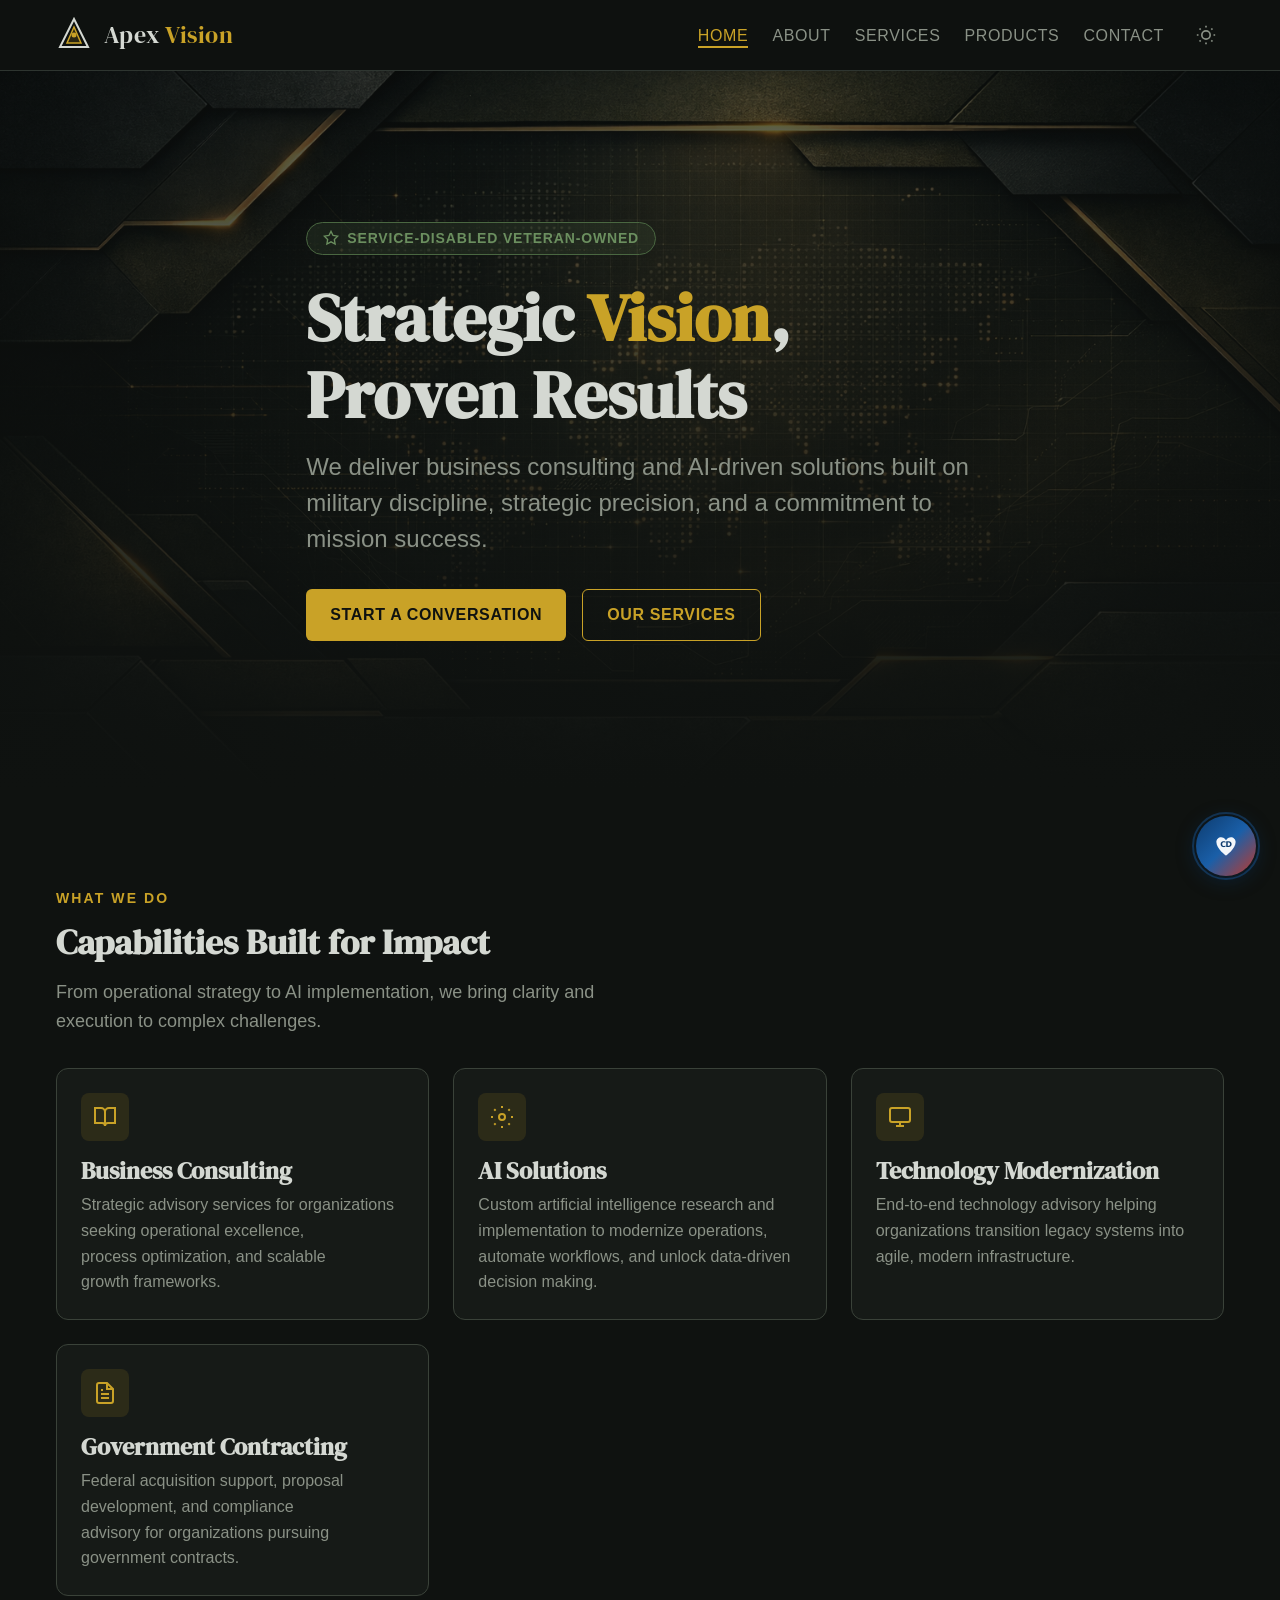
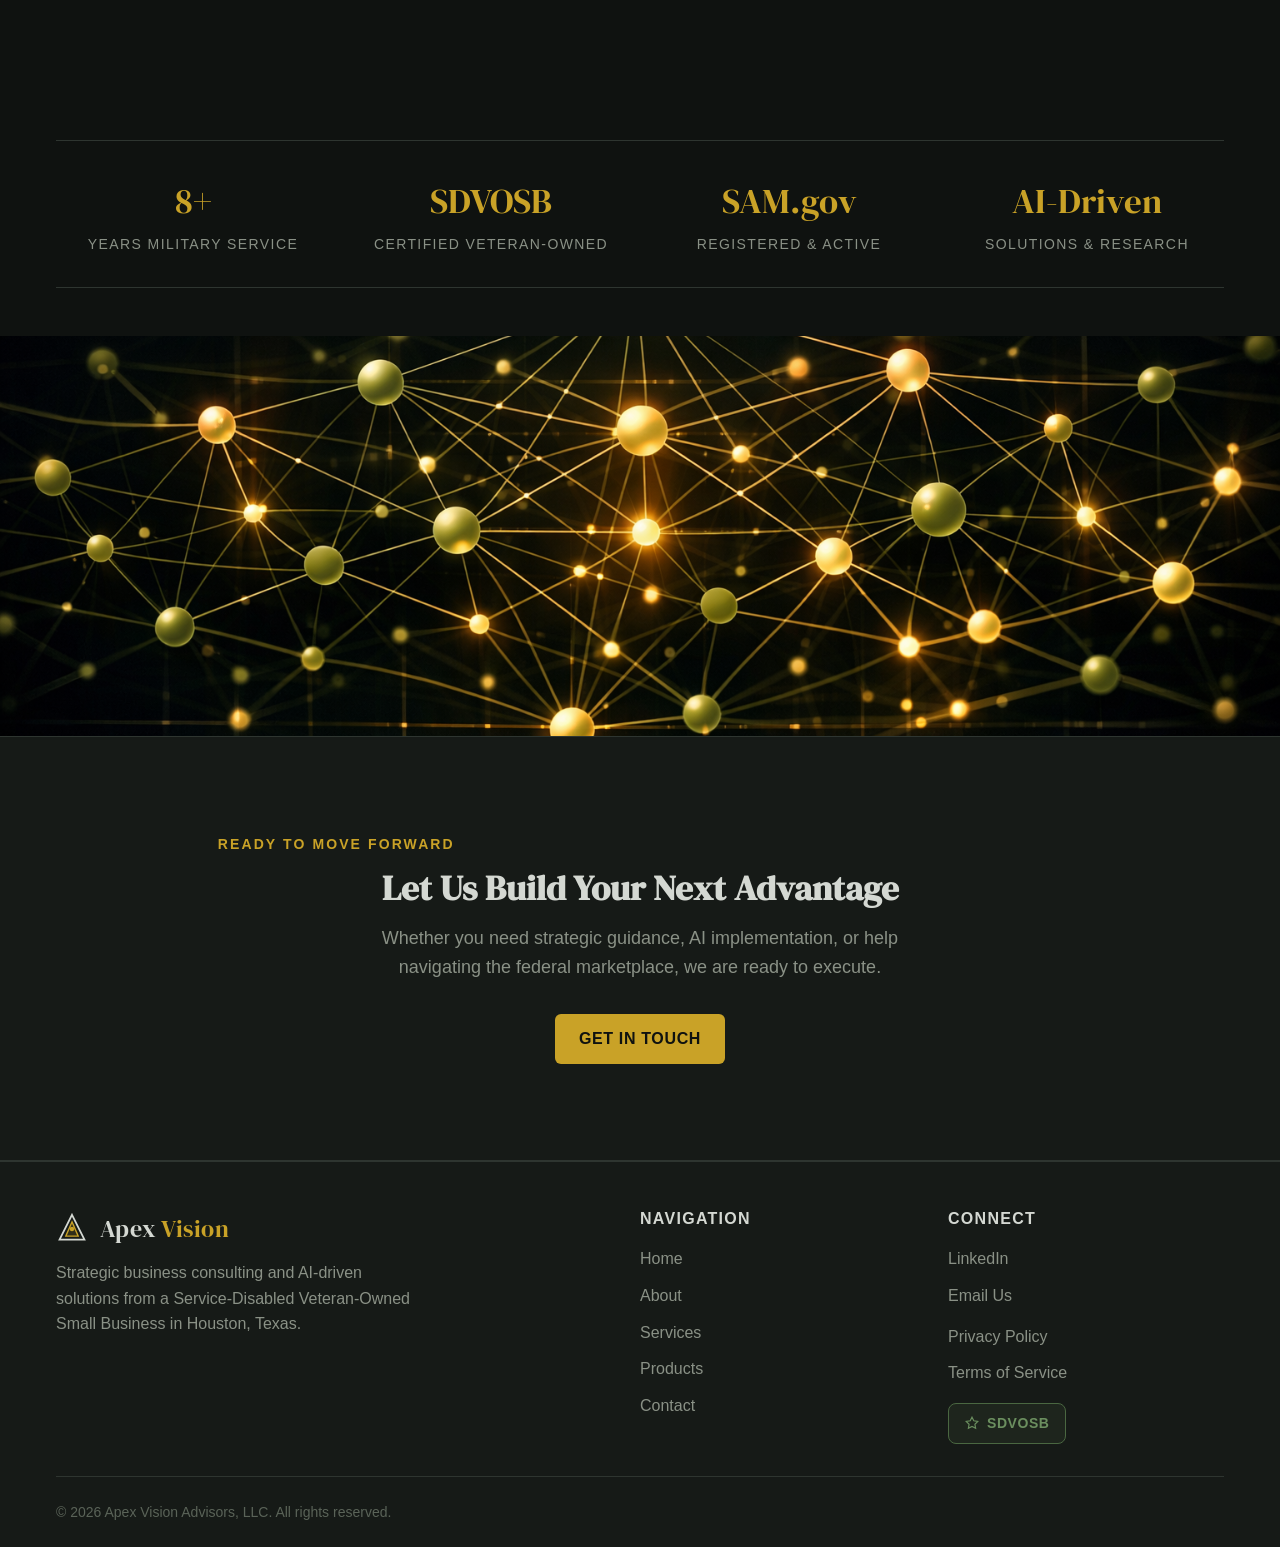
<file: index.html>
<!DOCTYPE html>
<html lang="en" data-theme="dark">
<head>

<meta charset="UTF-8">
<meta name="viewport" content="width=device-width, initial-scale=1.0">
<title>Apex Vision Advisors — Business Consulting & AI Solutions</title>
<meta name="description" content="Apex Vision Advisors is a Service-Disabled Veteran-Owned Small Business delivering strategic consulting and AI-driven solutions to federal and commercial clients.">
<meta property="og:title" content="Apex Vision Advisors — Business Consulting & AI Solutions">
<meta property="og:description" content="Service-Disabled Veteran-Owned consulting firm specializing in business strategy and artificial intelligence.">
<meta property="og:type" content="website">
<meta property="og:image" content="https://theapexvisionadvisors.com/assets/og-image.png">
<link rel="icon" href="./assets/favicon.svg" type="image/svg+xml">
<link rel="apple-touch-icon" href="./assets/favicon-180.svg">
<link rel="stylesheet" href="./base.css">
<link rel="stylesheet" href="./style.css">
<link rel="stylesheet" href="./cd-chatbot-widget.css">
</head>
<body>

<!-- Navigation -->
<nav class="nav" role="navigation" aria-label="Main navigation">
  <div class="nav-inner">
    <a aria-label='Apex Vision Advisors Home' class='nav-logo' href='/'>
      <svg width="36" height="36" viewBox="0 0 36 36" fill="none" aria-hidden="true">
        <path d="M18 2L32 30H4L18 2Z" stroke="currentColor" stroke-width="2" fill="none"/>
        <path d="M18 10L25 26H11L18 10Z" stroke="var(--color-primary)" stroke-width="1.5" fill="oklch(from var(--color-primary) l c h / 0.15)"/>
        <circle cx="18" cy="18" r="2.5" fill="var(--color-primary)"/>
      </svg>
      <span class="nav-logo-text">Apex <span>Vision</span></span>
    </a>
    <button class="nav-toggle" aria-label="Toggle menu" onclick="document.querySelector('.nav-links').classList.toggle('open')">
      <span></span><span></span><span></span>
    </button>
    <ul class="nav-links" role="list">
      <li><a class='active' href='/'>Home</a></li>
      <li><a href='/about'>About</a></li>
      <li><a href='/services'>Services</a></li>
      <li><a href='/products'>Products</a></li>
      <li><a href='/contact'>Contact</a></li>
      <li>
        <button class="theme-toggle" data-theme-toggle aria-label="Switch to light mode">
          <svg width="20" height="20" viewBox="0 0 24 24" fill="none" stroke="currentColor" stroke-width="2">
            <circle cx="12" cy="12" r="5"/><path d="M12 1v2M12 21v2M4.22 4.22l1.42 1.42M18.36 18.36l1.42 1.42M1 12h2M21 12h2M4.22 19.78l1.42-1.42M18.36 5.64l1.42-1.42"/>
          </svg>
        </button>
      </li>
    </ul>
  </div>
</nav>

<!-- Hero Section -->
<section class="hero">
  <div class="hero-bg">
    <img src="./assets/hero-bg.png" alt="" loading="eager">
  </div>
  <div class="hero-content">
    <div class="hero-badge">
      <svg viewBox="0 0 24 24" fill="none" stroke="currentColor" stroke-width="2"><path d="M12 2l3.09 6.26L22 9.27l-5 4.87 1.18 6.88L12 17.77l-6.18 3.25L7 14.14 2 9.27l6.91-1.01L12 2z"/></svg>
      Service-Disabled Veteran-Owned
    </div>
    <h1>Strategic <span class="gold">Vision</span>, Proven Results</h1>
    <p class="hero-sub">We deliver business consulting and AI-driven solutions built on military discipline, strategic precision, and a commitment to mission success.</p>
    <div class="hero-actions">
      <a class='btn btn-primary' href='/contact'>Start a Conversation</a>
      <a class='btn btn-outline' href='/services'>Our Services</a>
    </div>
  </div>
</section>

<!-- Services Overview -->
<section class="section">
  <div class="container">
    <p class="section-label reveal">What We Do</p>
    <h2 class="section-title reveal">Capabilities Built for Impact</h2>
    <p class="section-desc reveal">From operational strategy to AI implementation, we bring clarity and execution to complex challenges.</p>

    <div class="services-grid">
      <div class="card reveal">
        <div class="card-icon">
          <svg viewBox="0 0 24 24" fill="none" stroke="currentColor" stroke-width="2"><path d="M2 3h6a4 4 0 0 1 4 4v14a3 3 0 0 0-3-3H2z"/><path d="M22 3h-6a4 4 0 0 0-4 4v14a3 3 0 0 1 3-3h7z"/></svg>
        </div>
        <h3>Business Consulting</h3>
        <p>Strategic advisory services for organizations seeking operational excellence, process optimization, and scalable growth frameworks.</p>
      </div>
      <div class="card reveal">
        <div class="card-icon">
          <svg viewBox="0 0 24 24" fill="none" stroke="currentColor" stroke-width="2"><circle cx="12" cy="12" r="3"/><path d="M12 1v2M12 21v2M4.22 4.22l1.42 1.42M18.36 18.36l1.42 1.42M1 12h2M21 12h2M4.22 19.78l1.42-1.42M18.36 5.64l1.42-1.42"/></svg>
        </div>
        <h3>AI Solutions</h3>
        <p>Custom artificial intelligence research and implementation to modernize operations, automate workflows, and unlock data-driven decision making.</p>
      </div>
      <div class="card reveal">
        <div class="card-icon">
          <svg viewBox="0 0 24 24" fill="none" stroke="currentColor" stroke-width="2"><rect x="2" y="3" width="20" height="14" rx="2" ry="2"/><line x1="8" y1="21" x2="16" y2="21"/><line x1="12" y1="17" x2="12" y2="21"/></svg>
        </div>
        <h3>Technology Modernization</h3>
        <p>End-to-end technology advisory helping organizations transition legacy systems into agile, modern infrastructure.</p>
      </div>
      <div class="card reveal">
        <div class="card-icon">
          <svg viewBox="0 0 24 24" fill="none" stroke="currentColor" stroke-width="2"><path d="M14 2H6a2 2 0 0 0-2 2v16a2 2 0 0 0 2 2h12a2 2 0 0 0 2-2V8z"/><polyline points="14 2 14 8 20 8"/><line x1="16" y1="13" x2="8" y2="13"/><line x1="16" y1="17" x2="8" y2="17"/><polyline points="10 9 9 9 8 9"/></svg>
        </div>
        <h3>Government Contracting</h3>
        <p>Federal acquisition support, proposal development, and compliance advisory for organizations pursuing government contracts.</p>
      </div>
    </div>
  </div>
</section>

<!-- Stats -->
<section class="section" style="padding-top:0;padding-bottom:0;">
  <div class="container">
    <div class="stats-bar reveal">
      <div class="stat">
        <div class="stat-number">8+</div>
        <div class="stat-label">Years Military Service</div>
      </div>
      <div class="stat">
        <div class="stat-number">SDVOSB</div>
        <div class="stat-label">Certified Veteran-Owned</div>
      </div>
      <div class="stat">
        <div class="stat-number">SAM.gov</div>
        <div class="stat-label">Registered & Active</div>
      </div>
      <div class="stat">
        <div class="stat-number">AI-Driven</div>
        <div class="stat-label">Solutions & Research</div>
      </div>
    </div>
  </div>
</section>

<!-- Full-bleed image divider -->
<div class="full-bleed-image reveal">
  <img src="./assets/ai-services.png" alt="Artificial intelligence neural network visualization" loading="lazy">
</div>

<!-- CTA Section -->
<section class="cta-section">
  <div class="container">
    <p class="section-label reveal">Ready to Move Forward</p>
    <h2 class="section-title reveal">Let Us Build Your Next Advantage</h2>
    <p class="section-desc reveal">Whether you need strategic guidance, AI implementation, or help navigating the federal marketplace, we are ready to execute.</p>
    <div style="margin-top:var(--space-8);" class="reveal">
      <a class='btn btn-primary' href='/contact'>Get in Touch</a>
    </div>
  </div>
</section>

<!-- Footer -->
<footer class="footer">
  <div class="container">
    <div class="footer-grid">
      <div class="footer-brand">
        <a aria-label='Apex Vision Advisors Home' class='nav-logo' href='/'>
          <svg width="32" height="32" viewBox="0 0 36 36" fill="none" aria-hidden="true">
            <path d="M18 2L32 30H4L18 2Z" stroke="currentColor" stroke-width="2" fill="none"/>
            <path d="M18 10L25 26H11L18 10Z" stroke="var(--color-primary)" stroke-width="1.5" fill="oklch(from var(--color-primary) l c h / 0.15)"/>
            <circle cx="18" cy="18" r="2.5" fill="var(--color-primary)"/>
          </svg>
          <span class="nav-logo-text">Apex <span>Vision</span></span>
        </a>
        <p>Strategic business consulting and AI-driven solutions from a Service-Disabled Veteran-Owned Small Business in Houston, Texas.</p>
      </div>
      <div>
        <h4>Navigation</h4>
        <ul class="footer-links" role="list">
          <li><a href='/'>Home</a></li>
          <li><a href='/about'>About</a></li>
          <li><a href='/services'>Services</a></li>
          <li><a href='/products'>Products</a></li>
          <li><a href='/contact'>Contact</a></li>
        </ul>
      </div>
      <div>
        <h4>Connect</h4>
        <ul class="footer-links" role="list">
          <li><a href="https://www.linkedin.com/in/mr-jones2/" target="_blank" rel="noopener noreferrer">LinkedIn</a></li>
          <li><a href="mailto:apexvisionadvisors@gmail.com">Email Us</a></li>
        </ul>
        <ul class="footer-links" role="list" style="margin-top:var(--space-3);">
          <li><a href="/privacy">Privacy Policy</a></li>
          <li><a href="/terms">Terms of Service</a></li>
        </ul>
        <div style="margin-top:var(--space-4);">
          <span class="sdvosb-badge">
            <svg width="14" height="14" viewBox="0 0 24 24" fill="none" stroke="currentColor" stroke-width="2"><path d="M12 2l3.09 6.26L22 9.27l-5 4.87 1.18 6.88L12 17.77l-6.18 3.25L7 14.14 2 9.27l6.91-1.01L12 2z"/></svg>
            SDVOSB
          </span>
        </div>
      </div>
    </div>
    <div class="footer-bottom">
      <p>&copy; 2026 Apex Vision Advisors, LLC. All rights reserved.</p>
    </div>
  </div>
</footer>

<script src="./app.js"></script>
<script src="./cd-chatbot-widget.js"></script>
</body>
</html>
</file>
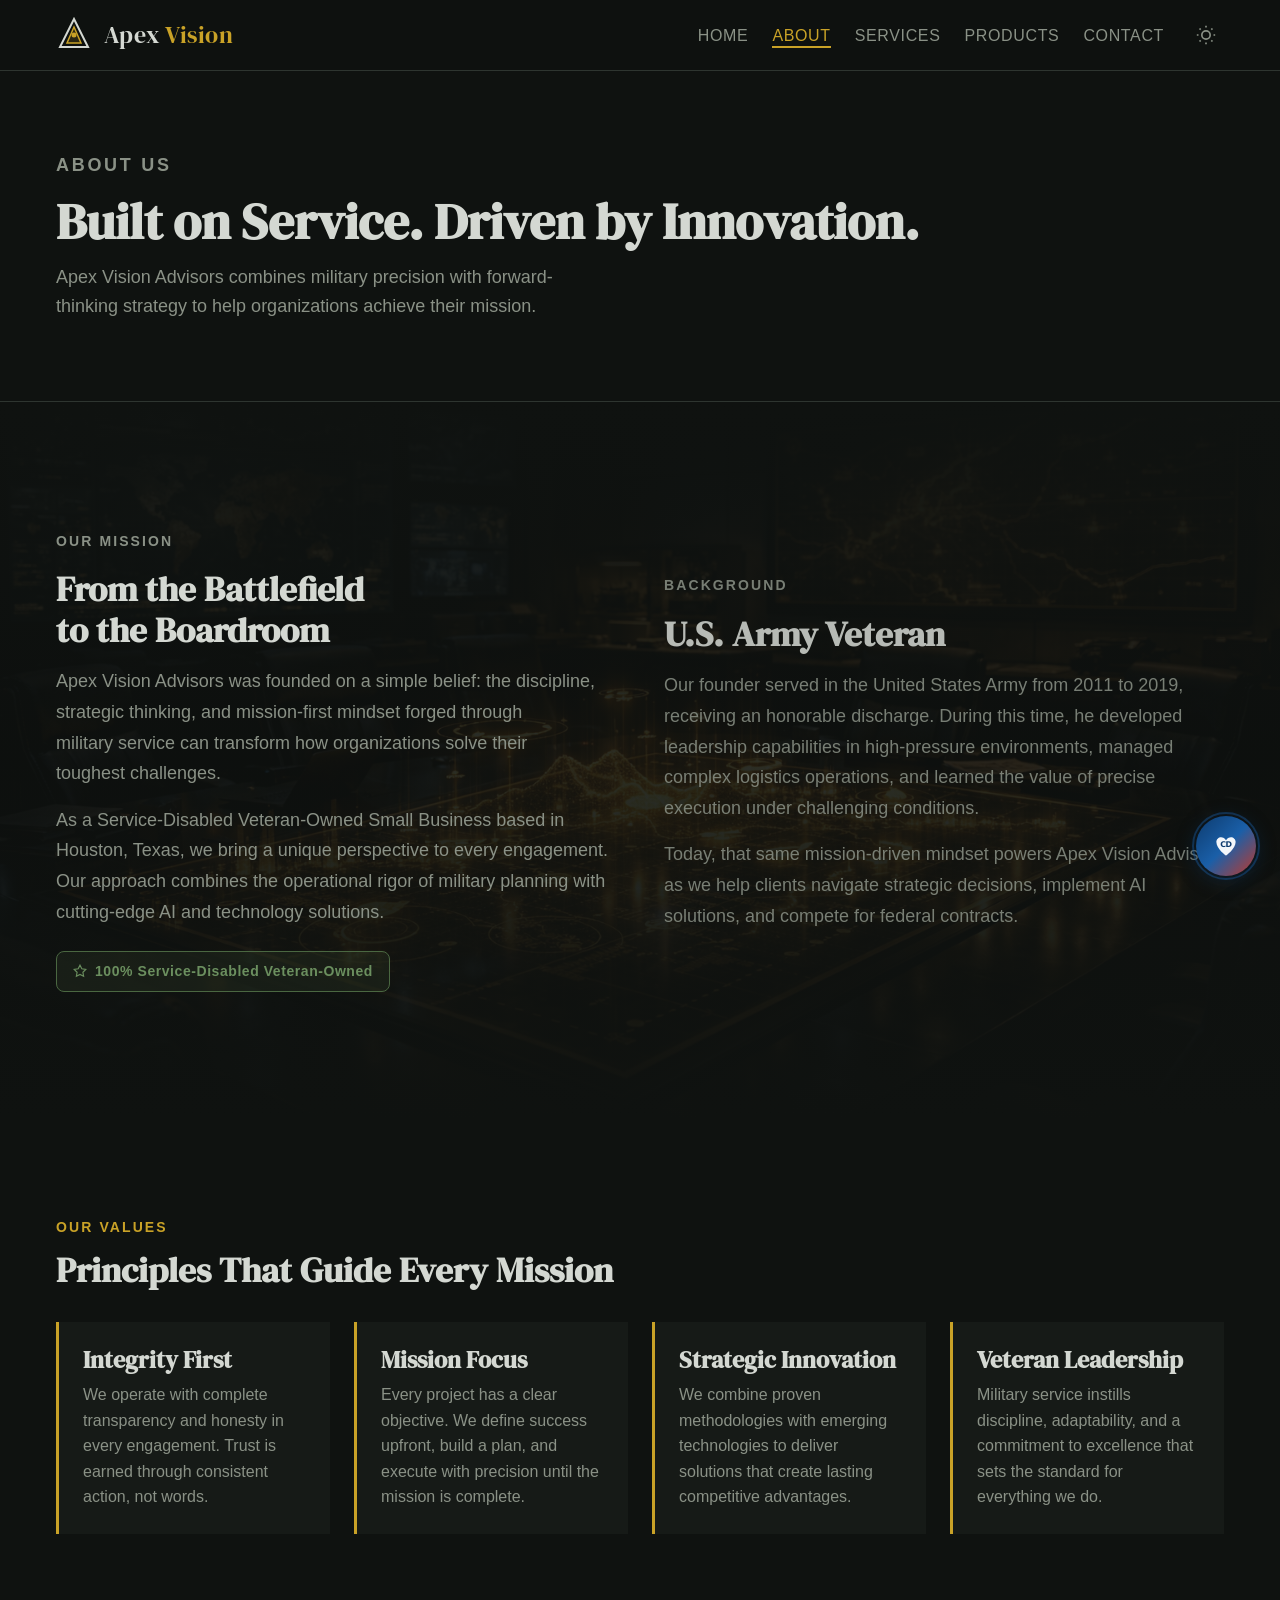
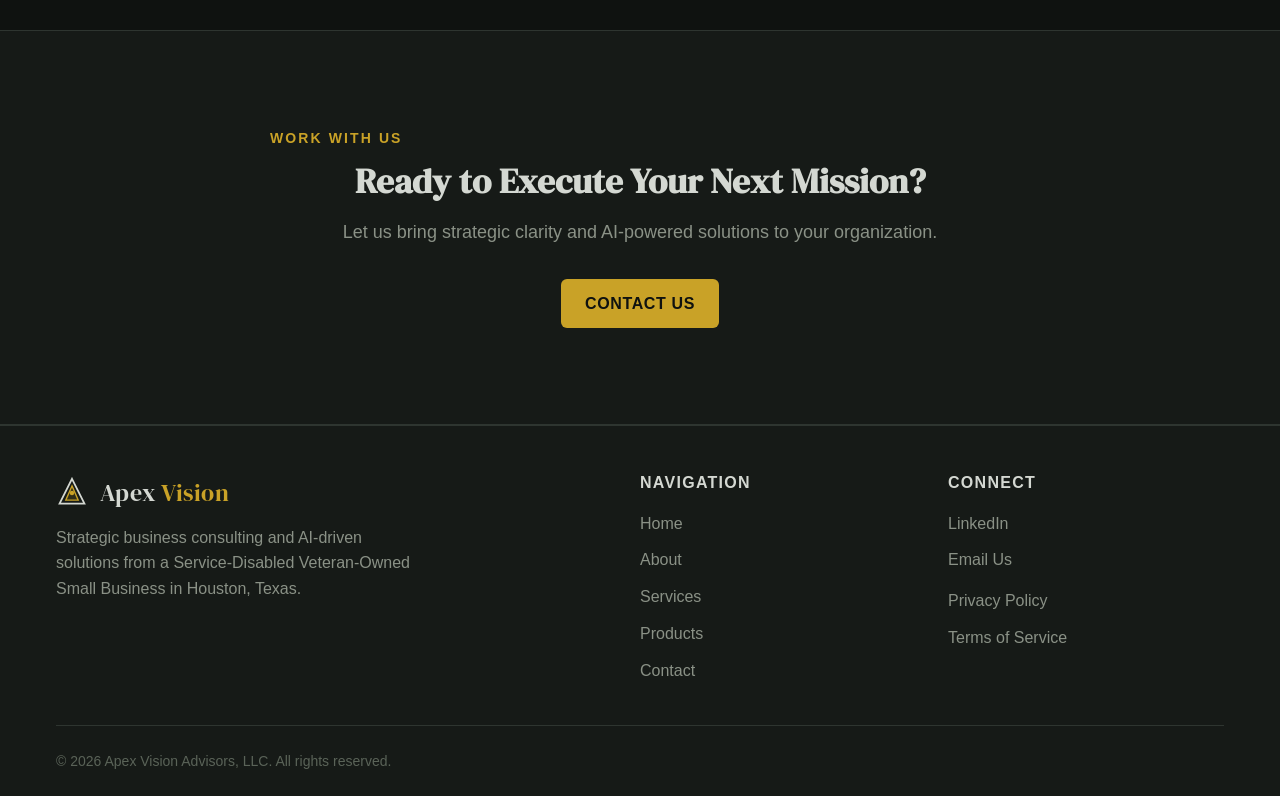
<file: about.html>
<!DOCTYPE html>
<html lang="en" data-theme="dark">
<head>

<meta charset="UTF-8">
<meta name="viewport" content="width=device-width, initial-scale=1.0">
<title>About — Apex Vision Advisors</title>
<meta name="description" content="Learn about Apex Vision Advisors, a veteran-owned consulting firm delivering business strategy and AI solutions from Houston, Texas.">
<meta property="og:image" content="https://theapexvisionadvisors.com/assets/og-image.png">
<link rel="icon" href="./assets/favicon.svg" type="image/svg+xml">
<link rel="apple-touch-icon" href="./assets/favicon-180.svg">
<link rel="stylesheet" href="./base.css">
<link rel="stylesheet" href="./style.css">
<link rel="stylesheet" href="./cd-chatbot-widget.css">
</head>
<body>

<!-- Navigation -->
<nav class="nav" role="navigation" aria-label="Main navigation">
  <div class="nav-inner">
    <a aria-label='Apex Vision Advisors Home' class='nav-logo' href='/'>
      <svg width="36" height="36" viewBox="0 0 36 36" fill="none" aria-hidden="true">
        <path d="M18 2L32 30H4L18 2Z" stroke="currentColor" stroke-width="2" fill="none"/>
        <path d="M18 10L25 26H11L18 10Z" stroke="var(--color-primary)" stroke-width="1.5" fill="oklch(from var(--color-primary) l c h / 0.15)"/>
        <circle cx="18" cy="18" r="2.5" fill="var(--color-primary)"/>
      </svg>
      <span class="nav-logo-text">Apex <span>Vision</span></span>
    </a>
    <button class="nav-toggle" aria-label="Toggle menu" onclick="document.querySelector('.nav-links').classList.toggle('open')">
      <span></span><span></span><span></span>
    </button>
    <ul class="nav-links" role="list">
      <li><a href='/'>Home</a></li>
      <li><a class='active' href='/about'>About</a></li>
      <li><a href='/services'>Services</a></li>
      <li><a href='/products'>Products</a></li>
      <li><a href='/contact'>Contact</a></li>
      <li>
        <button class="theme-toggle" data-theme-toggle aria-label="Switch to light mode">
          <svg width="20" height="20" viewBox="0 0 24 24" fill="none" stroke="currentColor" stroke-width="2">
            <circle cx="12" cy="12" r="5"/><path d="M12 1v2M12 21v2M4.22 4.22l1.42 1.42M18.36 18.36l1.42 1.42M1 12h2M21 12h2M4.22 19.78l1.42-1.42M18.36 5.64l1.42-1.42"/>
          </svg>
        </button>
      </li>
    </ul>
  </div>
</nav>

<!-- Page Hero -->
<section class="page-hero">
  <div class="container">
    <p class="section-label">About Us</p>
    <h1>Built on Service. Driven by Innovation.</h1>
    <p>Apex Vision Advisors combines military precision with forward-thinking strategy to help organizations achieve their mission.</p>
  </div>
</section>

<!-- Mission Section with background -->
<section class="about-hero">
  <div class="about-hero-bg">
    <img src="./assets/about-bg.png" alt="" loading="lazy">
  </div>
  <div class="container about-content">
    <div class="about-grid">
      <div class="about-text reveal">
        <p class="section-label">Our Mission</p>
        <h2>From the Battlefield to the Boardroom</h2>
        <p>Apex Vision Advisors was founded on a simple belief: the discipline, strategic thinking, and mission-first mindset forged through military service can transform how organizations solve their toughest challenges.</p>
        <p>As a Service-Disabled Veteran-Owned Small Business based in Houston, Texas, we bring a unique perspective to every engagement. Our approach combines the operational rigor of military planning with cutting-edge AI and technology solutions.</p>
        <div style="margin-top:var(--space-6);">
          <span class="sdvosb-badge">
            <svg width="14" height="14" viewBox="0 0 24 24" fill="none" stroke="currentColor" stroke-width="2"><path d="M12 2l3.09 6.26L22 9.27l-5 4.87 1.18 6.88L12 17.77l-6.18 3.25L7 14.14 2 9.27l6.91-1.01L12 2z"/></svg>
            100% Service-Disabled Veteran-Owned
          </span>
        </div>
      </div>
      <div class="about-text reveal" style="opacity:0.85;">
        <p class="section-label">Background</p>
        <h2>U.S. Army Veteran</h2>
        <p>Our founder served in the United States Army from 2011 to 2019, receiving an honorable discharge. During this time, he developed leadership capabilities in high-pressure environments, managed complex logistics operations, and learned the value of precise execution under challenging conditions.</p>
        <p>Today, that same mission-driven mindset powers Apex Vision Advisors as we help clients navigate strategic decisions, implement AI solutions, and compete for federal contracts.</p>
      </div>
    </div>
  </div>
</section>

<!-- Values Section -->
<section class="section">
  <div class="container">
    <p class="section-label reveal">Our Values</p>
    <h2 class="section-title reveal">Principles That Guide Every Mission</h2>

    <div class="values-grid">
      <div class="value-card reveal">
        <h3>Integrity First</h3>
        <p>We operate with complete transparency and honesty in every engagement. Trust is earned through consistent action, not words.</p>
      </div>
      <div class="value-card reveal">
        <h3>Mission Focus</h3>
        <p>Every project has a clear objective. We define success upfront, build a plan, and execute with precision until the mission is complete.</p>
      </div>
      <div class="value-card reveal">
        <h3>Strategic Innovation</h3>
        <p>We combine proven methodologies with emerging technologies to deliver solutions that create lasting competitive advantages.</p>
      </div>
      <div class="value-card reveal">
        <h3>Veteran Leadership</h3>
        <p>Military service instills discipline, adaptability, and a commitment to excellence that sets the standard for everything we do.</p>
      </div>
    </div>
  </div>
</section>

<!-- CTA -->
<section class="cta-section">
  <div class="container">
    <p class="section-label reveal">Work With Us</p>
    <h2 class="section-title reveal">Ready to Execute Your Next Mission?</h2>
    <p class="section-desc reveal">Let us bring strategic clarity and AI-powered solutions to your organization.</p>
    <div style="margin-top:var(--space-8);" class="reveal">
      <a class='btn btn-primary' href='/contact'>Contact Us</a>
    </div>
  </div>
</section>

<!-- Footer -->
<footer class="footer">
  <div class="container">
    <div class="footer-grid">
      <div class="footer-brand">
        <a aria-label='Apex Vision Advisors Home' class='nav-logo' href='/'>
          <svg width="32" height="32" viewBox="0 0 36 36" fill="none" aria-hidden="true">
            <path d="M18 2L32 30H4L18 2Z" stroke="currentColor" stroke-width="2" fill="none"/>
            <path d="M18 10L25 26H11L18 10Z" stroke="var(--color-primary)" stroke-width="1.5" fill="oklch(from var(--color-primary) l c h / 0.15)"/>
            <circle cx="18" cy="18" r="2.5" fill="var(--color-primary)"/>
          </svg>
          <span class="nav-logo-text">Apex <span>Vision</span></span>
        </a>
        <p>Strategic business consulting and AI-driven solutions from a Service-Disabled Veteran-Owned Small Business in Houston, Texas.</p>
      </div>
      <div>
        <h4>Navigation</h4>
        <ul class="footer-links" role="list">
          <li><a href='/'>Home</a></li>
          <li><a href='/about'>About</a></li>
          <li><a href='/services'>Services</a></li>
          <li><a href='/products'>Products</a></li>
          <li><a href='/contact'>Contact</a></li>
        </ul>
      </div>
      <div>
        <h4>Connect</h4>
        <ul class="footer-links" role="list">
          <li><a href="https://www.linkedin.com/in/mr-jones2/" target="_blank" rel="noopener noreferrer">LinkedIn</a></li>
          <li><a href="mailto:apexvisionadvisors@gmail.com">Email Us</a></li>
        </ul>
        <ul class="footer-links" role="list" style="margin-top:var(--space-3);">
          <li><a href="/privacy">Privacy Policy</a></li>
          <li><a href="/terms">Terms of Service</a></li>
        </ul>
      </div>
    </div>
    <div class="footer-bottom">
      <p>&copy; 2026 Apex Vision Advisors, LLC. All rights reserved.</p>
    </div>
  </div>
</footer>

<script src="./app.js"></script>
<script src="./cd-chatbot-widget.js"></script>
</body>
</html>
</file>
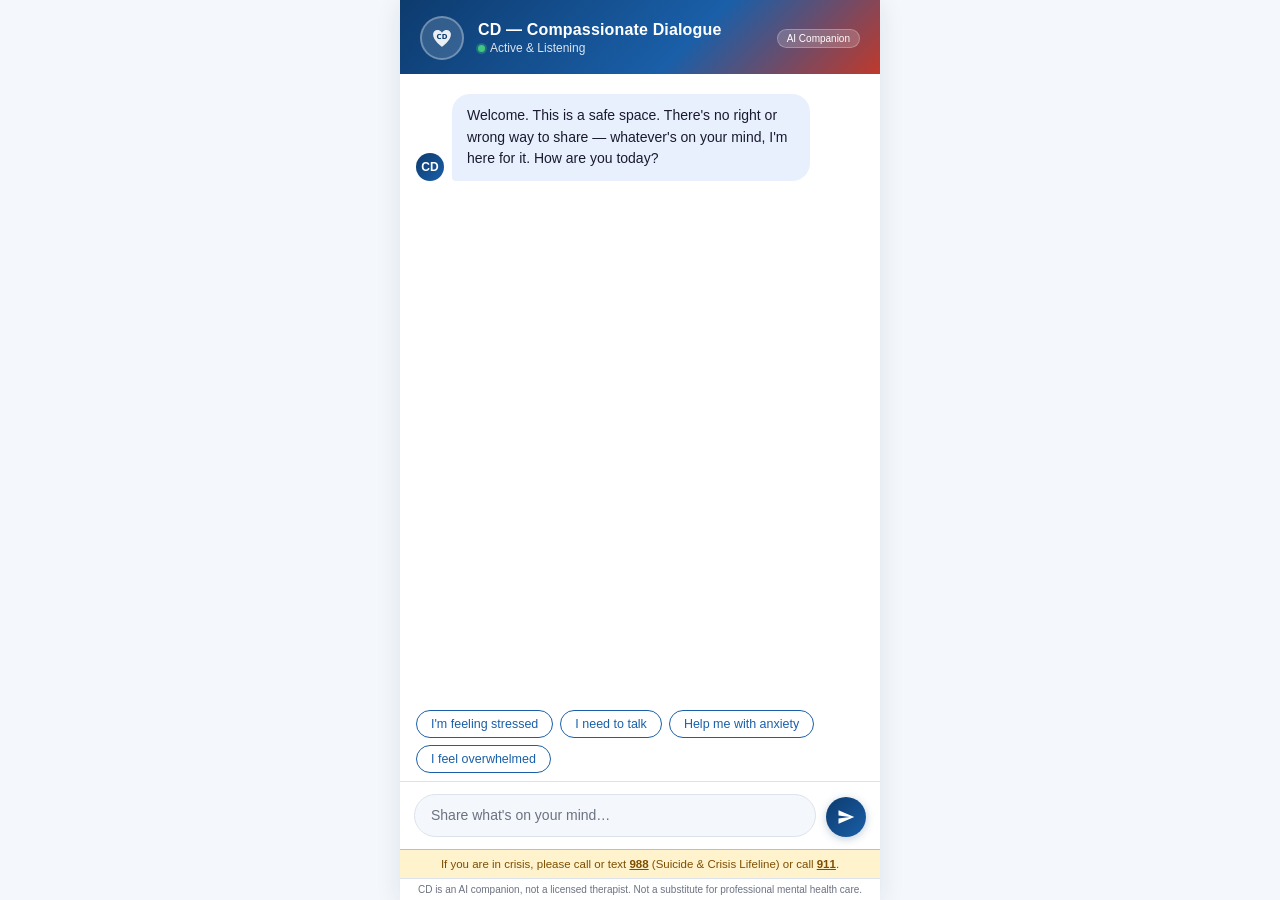
<file: chatbot.html>
<!DOCTYPE html>
<html lang="en">
<head>
<meta charset="UTF-8">
<meta name="viewport" content="width=device-width, initial-scale=1.0">
<title>CD Chatbot — Compassionate Dialogue</title>
<style>
  *, *::before, *::after { box-sizing: border-box; margin: 0; padding: 0; }

  :root {
    --cd-navy:   #0d3b6e;
    --cd-blue:   #1a5fa8;
    --cd-red:    #c0392b;
    --cd-light:  #e8f0fe;
    --cd-bg:     #f4f7fb;
    --cd-white:  #ffffff;
    --cd-text:   #1a1a2e;
    --cd-muted:  #6b7280;
    --cd-border: #dde3ec;
    --cd-radius: 16px;
    --cd-shadow: 0 4px 24px rgba(13,59,110,0.10);
  }

  html, body {
    height: 100%;
    font-family: -apple-system, BlinkMacSystemFont, 'Segoe UI', Roboto, sans-serif;
    background: var(--cd-bg);
    color: var(--cd-text);
  }

  /* ── Layout ── */
  .cd-app {
    display: flex;
    flex-direction: column;
    height: 100dvh;
    max-width: 480px;
    margin: 0 auto;
    background: var(--cd-white);
    box-shadow: var(--cd-shadow);
    position: relative;
  }

  /* ── Header ── */
  .cd-header {
    background: linear-gradient(135deg, var(--cd-navy) 0%, var(--cd-blue) 60%, var(--cd-red) 100%);
    color: white;
    padding: 16px 20px 14px;
    display: flex;
    align-items: center;
    gap: 14px;
    flex-shrink: 0;
  }

  .cd-avatar {
    width: 44px;
    height: 44px;
    border-radius: 50%;
    background: rgba(255,255,255,0.15);
    display: flex;
    align-items: center;
    justify-content: center;
    flex-shrink: 0;
    border: 2px solid rgba(255,255,255,0.3);
  }

  .cd-avatar svg { width: 26px; height: 26px; }

  .cd-header-info { flex: 1; min-width: 0; }
  .cd-header-name {
    font-size: 16px;
    font-weight: 700;
    letter-spacing: 0.01em;
  }
  .cd-header-status {
    font-size: 12px;
    opacity: 0.85;
    display: flex;
    align-items: center;
    gap: 5px;
    margin-top: 2px;
  }
  .cd-status-dot {
    width: 7px; height: 7px;
    border-radius: 50%;
    background: #4ade80;
    box-shadow: 0 0 0 2px rgba(74,222,128,0.3);
    animation: pulse-dot 2s ease-in-out infinite;
  }
  @keyframes pulse-dot {
    0%, 100% { opacity: 1; }
    50% { opacity: 0.5; }
  }

  .cd-disclaimer-badge {
    font-size: 10px;
    background: rgba(255,255,255,0.18);
    padding: 3px 9px;
    border-radius: 20px;
    border: 1px solid rgba(255,255,255,0.25);
    white-space: nowrap;
    flex-shrink: 0;
  }

  /* ── Messages ── */
  .cd-messages {
    flex: 1;
    overflow-y: auto;
    padding: 20px 16px;
    display: flex;
    flex-direction: column;
    gap: 14px;
    scroll-behavior: smooth;
  }

  .cd-messages::-webkit-scrollbar { width: 4px; }
  .cd-messages::-webkit-scrollbar-thumb { background: var(--cd-border); border-radius: 4px; }

  /* Message bubbles */
  .cd-msg {
    display: flex;
    align-items: flex-end;
    gap: 8px;
    max-width: 88%;
    animation: fadeUp 0.3s ease;
  }
  @keyframes fadeUp {
    from { opacity: 0; transform: translateY(8px); }
    to   { opacity: 1; transform: translateY(0); }
  }

  .cd-msg.user { margin-left: auto; flex-direction: row-reverse; }

  .cd-msg-avatar {
    width: 28px; height: 28px;
    border-radius: 50%;
    background: linear-gradient(135deg, var(--cd-navy), var(--cd-blue));
    display: flex; align-items: center; justify-content: center;
    flex-shrink: 0; font-size: 12px; color: white; font-weight: 700;
  }

  .cd-msg.user .cd-msg-avatar {
    background: linear-gradient(135deg, var(--cd-red), #e74c3c);
  }

  .cd-bubble {
    padding: 11px 15px;
    border-radius: 18px;
    font-size: 14px;
    line-height: 1.55;
    max-width: 100%;
  }

  .cd-msg.bot .cd-bubble {
    background: var(--cd-light);
    color: var(--cd-text);
    border-bottom-left-radius: 4px;
  }

  .cd-msg.user .cd-bubble {
    background: linear-gradient(135deg, var(--cd-navy), var(--cd-blue));
    color: white;
    border-bottom-right-radius: 4px;
  }

  .cd-bubble p { margin: 0 0 6px; }
  .cd-bubble p:last-child { margin-bottom: 0; }

  /* Typing indicator */
  .cd-typing .cd-bubble {
    padding: 13px 18px;
    display: flex; gap: 5px; align-items: center;
  }
  .cd-dot {
    width: 7px; height: 7px;
    background: var(--cd-blue);
    border-radius: 50%;
    animation: bounce 1.2s ease-in-out infinite;
    opacity: 0.6;
  }
  .cd-dot:nth-child(2) { animation-delay: 0.2s; }
  .cd-dot:nth-child(3) { animation-delay: 0.4s; }
  @keyframes bounce {
    0%, 60%, 100% { transform: translateY(0); }
    30% { transform: translateY(-5px); }
  }

  /* Quick reply chips */
  .cd-chips {
    display: flex;
    flex-wrap: wrap;
    gap: 7px;
    padding: 0 16px 8px;
  }
  .cd-chip {
    background: var(--cd-white);
    border: 1.5px solid var(--cd-blue);
    color: var(--cd-blue);
    padding: 6px 14px;
    border-radius: 20px;
    font-size: 12.5px;
    font-weight: 500;
    cursor: pointer;
    transition: all 0.15s;
    white-space: nowrap;
  }
  .cd-chip:hover {
    background: var(--cd-blue);
    color: white;
  }

  /* ── Input area ── */
  .cd-input-area {
    flex-shrink: 0;
    border-top: 1px solid var(--cd-border);
    background: var(--cd-white);
    padding: 12px 14px;
    display: flex;
    align-items: flex-end;
    gap: 10px;
  }

  .cd-textarea-wrap {
    flex: 1;
    background: var(--cd-bg);
    border: 1.5px solid var(--cd-border);
    border-radius: 22px;
    padding: 10px 16px;
    display: flex;
    align-items: flex-end;
    gap: 8px;
    transition: border-color 0.2s;
  }
  .cd-textarea-wrap:focus-within {
    border-color: var(--cd-blue);
    box-shadow: 0 0 0 3px rgba(26,95,168,0.1);
  }

  #cd-input {
    flex: 1;
    background: none;
    border: none;
    outline: none;
    resize: none;
    font-size: 14px;
    line-height: 1.5;
    max-height: 100px;
    overflow-y: auto;
    color: var(--cd-text);
    font-family: inherit;
  }
  #cd-input::placeholder { color: var(--cd-muted); }

  .cd-send {
    width: 40px; height: 40px;
    border-radius: 50%;
    background: linear-gradient(135deg, var(--cd-navy), var(--cd-blue));
    border: none;
    cursor: pointer;
    display: flex; align-items: center; justify-content: center;
    flex-shrink: 0;
    transition: transform 0.15s, box-shadow 0.15s;
    box-shadow: 0 2px 8px rgba(13,59,110,0.25);
  }
  .cd-send:hover { transform: scale(1.06); box-shadow: 0 3px 12px rgba(13,59,110,0.35); }
  .cd-send:active { transform: scale(0.95); }
  .cd-send svg { width: 18px; height: 18px; fill: white; }

  /* ── Crisis banner ── */
  .cd-crisis {
    background: #fff3cd;
    border-top: 1px solid #ffc107;
    padding: 8px 16px;
    font-size: 11.5px;
    color: #7d4e00;
    text-align: center;
    flex-shrink: 0;
  }
  .cd-crisis a { color: #7d4e00; font-weight: 700; }

  /* ── Powered-by footer ── */
  .cd-footer {
    text-align: center;
    font-size: 10px;
    color: var(--cd-muted);
    padding: 5px;
    border-top: 1px solid var(--cd-border);
    flex-shrink: 0;
  }
</style>
</head>
<body>

<div class="cd-app" id="cdApp">

  <!-- Header -->
  <div class="cd-header">
    <div class="cd-avatar">
      <svg viewBox="0 0 32 32" fill="none">
        <path d="M16 27C16 27 5 19.5 5 11.5C5 8.42 7.42 6 10.5 6C12.24 6 13.79 6.81 14.84 8.06L16 9.5L17.16 8.06C18.21 6.81 19.76 6 21.5 6C24.58 6 27 8.42 27 11.5C27 19.5 16 27 16 27Z" fill="white" opacity="0.9"/>
        <text x="16" y="17.5" text-anchor="middle" font-size="8.5" font-weight="700" fill="#0d3b6e" font-family="system-ui,sans-serif">CD</text>
      </svg>
    </div>
    <div class="cd-header-info">
      <div class="cd-header-name">CD — Compassionate Dialogue</div>
      <div class="cd-header-status">
        <span class="cd-status-dot"></span>
        Active &amp; Listening
      </div>
    </div>
    <span class="cd-disclaimer-badge">AI Companion</span>
  </div>

  <!-- Messages -->
  <div class="cd-messages" id="cdMessages"></div>

  <!-- Quick chips (shown initially) -->
  <div class="cd-chips" id="cdChips">
    <button class="cd-chip" onclick="sendChip(this)">I'm feeling stressed</button>
    <button class="cd-chip" onclick="sendChip(this)">I need to talk</button>
    <button class="cd-chip" onclick="sendChip(this)">Help me with anxiety</button>
    <button class="cd-chip" onclick="sendChip(this)">I feel overwhelmed</button>
  </div>

  <!-- Input -->
  <div class="cd-input-area">
    <div class="cd-textarea-wrap">
      <textarea id="cd-input" rows="1" placeholder="Share what's on your mind…" aria-label="Type a message"></textarea>
    </div>
    <button class="cd-send" id="cdSend" aria-label="Send message" onclick="sendMessage()">
      <svg viewBox="0 0 24 24"><path d="M2 21l21-9L2 3v7l15 2-15 2v7z"/></svg>
    </button>
  </div>

  <!-- Crisis line -->
  <div class="cd-crisis">
    If you are in crisis, please call or text <a href="tel:988">988</a> (Suicide &amp; Crisis Lifeline) or call <a href="tel:911">911</a>.
  </div>

  <!-- Footer -->
  <div class="cd-footer">CD is an AI companion, not a licensed therapist. Not a substitute for professional mental health care.</div>

</div>

<script>
// ============================================================
//  CD Chatbot — Compassionate Dialogue
//  Therapist-informed AI companion with CBT, MI, PCT elements
// ============================================================

const RESPONSES = {
  // Greetings / openers
  greet: [
    "Hello, I'm so glad you reached out. I'm here and I'm listening. How are you feeling right now?",
    "Welcome. This is a safe space. There's no right or wrong way to share — whatever's on your mind, I'm here for it. How are you today?",
    "Hi there. I'm CD, and I'm genuinely here to listen. Take your time — what would you like to talk about today?"
  ],
  // Stress
  stress: [
    "It sounds like you're carrying a lot right now. Stress has a way of building up without us even realizing it. Can you tell me more about what's been weighing on you?",
    "I hear you. Stress can feel so heavy sometimes. What do you think is the biggest source of pressure for you at the moment?",
    "That makes complete sense. When we're stretched thin, everything can feel harder. Let's slow down for a second — what's one thing that's been draining you the most?"
  ],
  // Anxiety
  anxiety: [
    "Anxiety can be really exhausting — it keeps your mind running even when you just want to rest. I want you to know you're not alone in this. What does your anxiety feel like for you — is it more worry, physical tension, or something else?",
    "Thank you for naming that. Anxiety often lies to us, making threats feel bigger than they are. What's been triggering it most lately?",
    "I understand. Sometimes anxiety shows up as a signal that something matters to us. What's been on your mind that might be feeding it?"
  ],
  // Sadness / depression
  sad: [
    "I'm sorry you're feeling that way. Sadness is a valid and human experience — it doesn't mean something is wrong with you. Would you like to share more about what's been going on?",
    "I hear the weight in what you're sharing. Sometimes we need someone to simply sit with us in that feeling. I'm here. What's been on your heart?",
    "That sounds really painful. You don't have to go through this alone. Can you tell me a little more about when this feeling started?"
  ],
  // Overwhelmed
  overwhelmed: [
    "When everything piles up at once, it's easy to feel like you're drowning. Let's break this down together — what feels most urgent or out of control right now?",
    "That feeling of overwhelm is real and valid. It often means we've been giving a lot without enough support in return. What would feel like relief right now, even just a small piece?",
    "I hear you. Overwhelm can make it hard to know where to even start. Let's take one breath together, and then tell me — what's at the top of the pile?"
  ],
  // Loneliness
  lonely: [
    "Loneliness is one of the hardest feelings — even being in a crowd doesn't always touch it. What does connection mean to you? Is there someone in your life you've been missing?",
    "Thank you for sharing that. Many people feel exactly this way and don't say it. You're not alone in feeling alone. What do you think has been keeping you from connecting?",
    "I'm here with you right now. Loneliness can feel like a wall between you and the world. What would feeling connected look like for you?"
  ],
  // Anger
  angry: [
    "Anger is a powerful emotion — and it's usually telling us something important about what we value or what feels unfair. What happened that brought this up for you?",
    "It sounds like something really got under your skin. That's completely understandable. Can you walk me through what happened?",
    "I want to understand. Beneath anger, there's often hurt or frustration that hasn't been heard yet. What do you wish the other person understood?"
  ],
  // Self-doubt / confidence
  confidence: [
    "Self-doubt has a way of making the loudest voice in our head the least kind one. Can you tell me about a moment recently where you felt you weren't enough?",
    "I hear you. It takes courage to admit those feelings. What would you say to a close friend who shared those same doubts about themselves?",
    "That inner critic can be relentless. Let's challenge it a little — what's one thing you've done recently that took strength, even if it felt small?"
  ],
  // Trauma / difficult past
  trauma: [
    "Thank you for trusting me with something so significant. You don't have to share more than you're comfortable with — I'm here at your pace. What would feel helpful right now?",
    "That takes real courage to acknowledge. What you went through matters, and so does how it's affecting you today. What kind of support feels most useful to you?",
    "I want you to know that what happened to you was not your fault, and your feelings about it make complete sense. Would you like to talk through it, or would it help to focus on how you're managing it now?"
  ],
  // Relationships
  relationship: [
    "Relationships can bring so much joy — and so much pain. What's been happening in this relationship that's been weighing on you?",
    "It sounds like something shifted. When did you first notice things feeling off?",
    "Navigating relationships is genuinely hard. Sometimes we give more than we receive and lose ourselves in the process. What do you need from this relationship that you're not getting?"
  ],
  // Sleep / exhaustion
  tired: [
    "Exhaustion affects everything — our mood, our thoughts, our ability to cope. How long have you been feeling this way? Is it more emotional tiredness, physical, or both?",
    "Rest is so essential, and when it eludes us, everything feels harder. What do you think is getting in the way of you recharging?",
    "I hear you. Sometimes our bodies and minds need us to slow down before they'll let us. What does rest look like for you when it actually happens?"
  ],
  // Work / career stress
  work: [
    "Work stress can be all-consuming. It has a way of following us home and making it hard to ever really switch off. What's been most challenging at work lately?",
    "That kind of pressure adds up. Are you feeling stressed about the workload itself, the environment, or something specific that happened?",
    "I hear that. Sometimes the weight of responsibility can feel like it's all on us. What would support look like in your work situation right now?"
  ],
  // Gratitude / positive
  positive: [
    "It's wonderful to hear something positive. Recognizing the good things, even small ones, is actually a powerful practice. What made this feel meaningful to you?",
    "That's genuinely great. Holding onto those moments is important — especially on the harder days. Would you like to explore what more of that could look like in your life?",
    "I love hearing that. You deserve more of those moments. What do you think contributed to it?"
  ],
  // Help / crisis
  crisis: [
    "I hear you, and I want to make sure you're safe. If you're having thoughts of hurting yourself, please reach out to the 988 Suicide & Crisis Lifeline by calling or texting 988. You matter, and there are people ready to help right now.",
    "Thank you for reaching out. What you're feeling is real, and you don't have to face it alone. Please consider calling or texting 988 — it's free, confidential, and available 24/7. I'm here with you too.",
    "Your life has value, and I'm genuinely concerned for you right now. Please call or text 988 immediately. I'll be here when you need to talk further, but please get that support first."
  ],
  // Gratitude to CD
  thanks: [
    "You're so welcome. I'm truly glad this has been helpful. Remember — you have more strength than you give yourself credit for. I'm here whenever you need to talk.",
    "It means a lot that you shared with me. Thank you for trusting me. You deserve this kind of space to be heard.",
    "That warms my heart. You did the hard work — I just walked alongside you. Come back anytime."
  ],
  // Default / fallback
  default: [
    "I hear you. Can you tell me a little more about what that's been like for you?",
    "That sounds really significant. How long have you been carrying that?",
    "Thank you for sharing that with me. It takes courage to talk about these things. What do you think would feel most helpful right now?",
    "I'm here, and I'm listening. What you're feeling makes sense. Would you like to explore that a bit more together?",
    "I want to understand better. How does that make you feel when you sit with it?",
    "You're not alone in feeling this way. What would a small step toward relief look like for you right now?",
    "Sometimes just naming what we're going through is the first step. Is there more you'd like to share about that?"
  ]
};

let msgCount = 0;

function getRandom(arr) {
  return arr[Math.floor(Math.random() * arr.length)];
}

function classify(text) {
  const t = text.toLowerCase();
  if (/\b(hello|hi|hey|good morning|good evening|good afternoon|what's up|sup)\b/.test(t)) return 'greet';
  if (/\b(hurt myself|end it|not want to be here|suicid|kill myself|self.harm|no reason to live|give up on life)\b/.test(t)) return 'crisis';
  if (/\b(stress|stressed|pressure|too much|burning out|burn out)\b/.test(t)) return 'stress';
  if (/\b(anxi|panic|worry|worrying|scared|fear|phobia|nervous)\b/.test(t)) return 'anxiety';
  if (/\b(sad|depress|unhappy|hopeless|empty|numb|cry|crying|miserable|down)\b/.test(t)) return 'sad';
  if (/\b(overwhelm|too much|can't cope|falling apart|losing it|breaking down)\b/.test(t)) return 'overwhelmed';
  if (/\b(lonely|alone|isolat|no one|nobody|left out|disconnected)\b/.test(t)) return 'lonely';
  if (/\b(angry|anger|furious|mad|rage|frustrated|irritated|annoyed)\b/.test(t)) return 'angry';
  if (/\b(confident|confidence|doubt|not good enough|worthless|failure|loser|insecure)\b/.test(t)) return 'confidence';
  if (/\b(trauma|abuse|assault|past|haunting|flashback|ptsd)\b/.test(t)) return 'trauma';
  if (/\b(relationship|partner|boyfriend|girlfriend|husband|wife|marriage|breakup|divorce|dating)\b/.test(t)) return 'relationship';
  if (/\b(tired|exhausted|drained|no energy|fatigue|sleep|insomnia|can't sleep)\b/.test(t)) return 'tired';
  if (/\b(work|job|boss|colleague|career|office|fired|quit|workplace)\b/.test(t)) return 'work';
  if (/\b(happy|grateful|good|great|better|progress|excited|hopeful|proud)\b/.test(t)) return 'positive';
  if (/\b(thank|thanks|appreciate|grateful|helped)\b/.test(t)) return 'thanks';
  return 'default';
}

function addMsg(role, html, isTyping = false) {
  const msgs = document.getElementById('cdMessages');
  const div = document.createElement('div');
  div.className = `cd-msg ${role}${isTyping ? ' cd-typing' : ''}`;

  const avatar = document.createElement('div');
  avatar.className = 'cd-msg-avatar';
  avatar.textContent = role === 'bot' ? 'CD' : 'You';

  const bubble = document.createElement('div');
  bubble.className = 'cd-bubble';
  bubble.innerHTML = html;

  div.appendChild(avatar);
  div.appendChild(bubble);
  msgs.appendChild(div);
  msgs.scrollTop = msgs.scrollHeight;
  return div;
}

function showTyping() {
  return addMsg('bot', '<span class="cd-dot"></span><span class="cd-dot"></span><span class="cd-dot"></span>', true);
}

function sendChip(btn) {
  const text = btn.textContent;
  document.getElementById('cdChips').style.display = 'none';
  processUserMessage(text);
}

function sendMessage() {
  const input = document.getElementById('cd-input');
  const text = input.value.trim();
  if (!text) return;
  input.value = '';
  input.style.height = 'auto';
  document.getElementById('cdChips').style.display = 'none';
  processUserMessage(text);
}

function processUserMessage(text) {
  addMsg('user', escapeHtml(text));
  msgCount++;

  const typingEl = showTyping();
  const delay = 900 + Math.random() * 700;

  setTimeout(() => {
    typingEl.remove();
    const category = classify(text);
    const response = getRandom(RESPONSES[category]);
    addMsg('bot', formatResponse(response));

    // After every 4 messages, offer a grounding exercise
    if (msgCount > 0 && msgCount % 4 === 0) {
      setTimeout(() => {
        const groundingPrompts = [
          "Would you like to try a quick grounding exercise together? Sometimes just 60 seconds of focused breathing can help reset our nervous system.",
          "As we talk, I want to check in — have you had water, food, or a moment to breathe today? Taking care of our basic needs matters more than we think.",
          "I'd like to offer you something: can you name 3 things you can see around you right now? It's a small way to anchor yourself in the present."
        ];
        addMsg('bot', getRandom(groundingPrompts));
      }, 1500);
    }
  }, delay);
}

function escapeHtml(text) {
  return text.replace(/&/g,'&amp;').replace(/</g,'&lt;').replace(/>/g,'&gt;');
}

function formatResponse(text) {
  return text.split('\n').filter(Boolean).map(p => `<p>${p}</p>`).join('');
}

// Auto-resize textarea
const input = document.getElementById('cd-input');
input.addEventListener('input', function() {
  this.style.height = 'auto';
  this.style.height = Math.min(this.scrollHeight, 100) + 'px';
});

// Enter to send (Shift+Enter for newline)
input.addEventListener('keydown', function(e) {
  if (e.key === 'Enter' && !e.shiftKey) {
    e.preventDefault();
    sendMessage();
  }
});

// Initial greeting on load
window.addEventListener('load', function() {
  setTimeout(() => {
    addMsg('bot', formatResponse(getRandom(RESPONSES.greet)));
  }, 600);
});
</script>
</body>
</html>
</file>
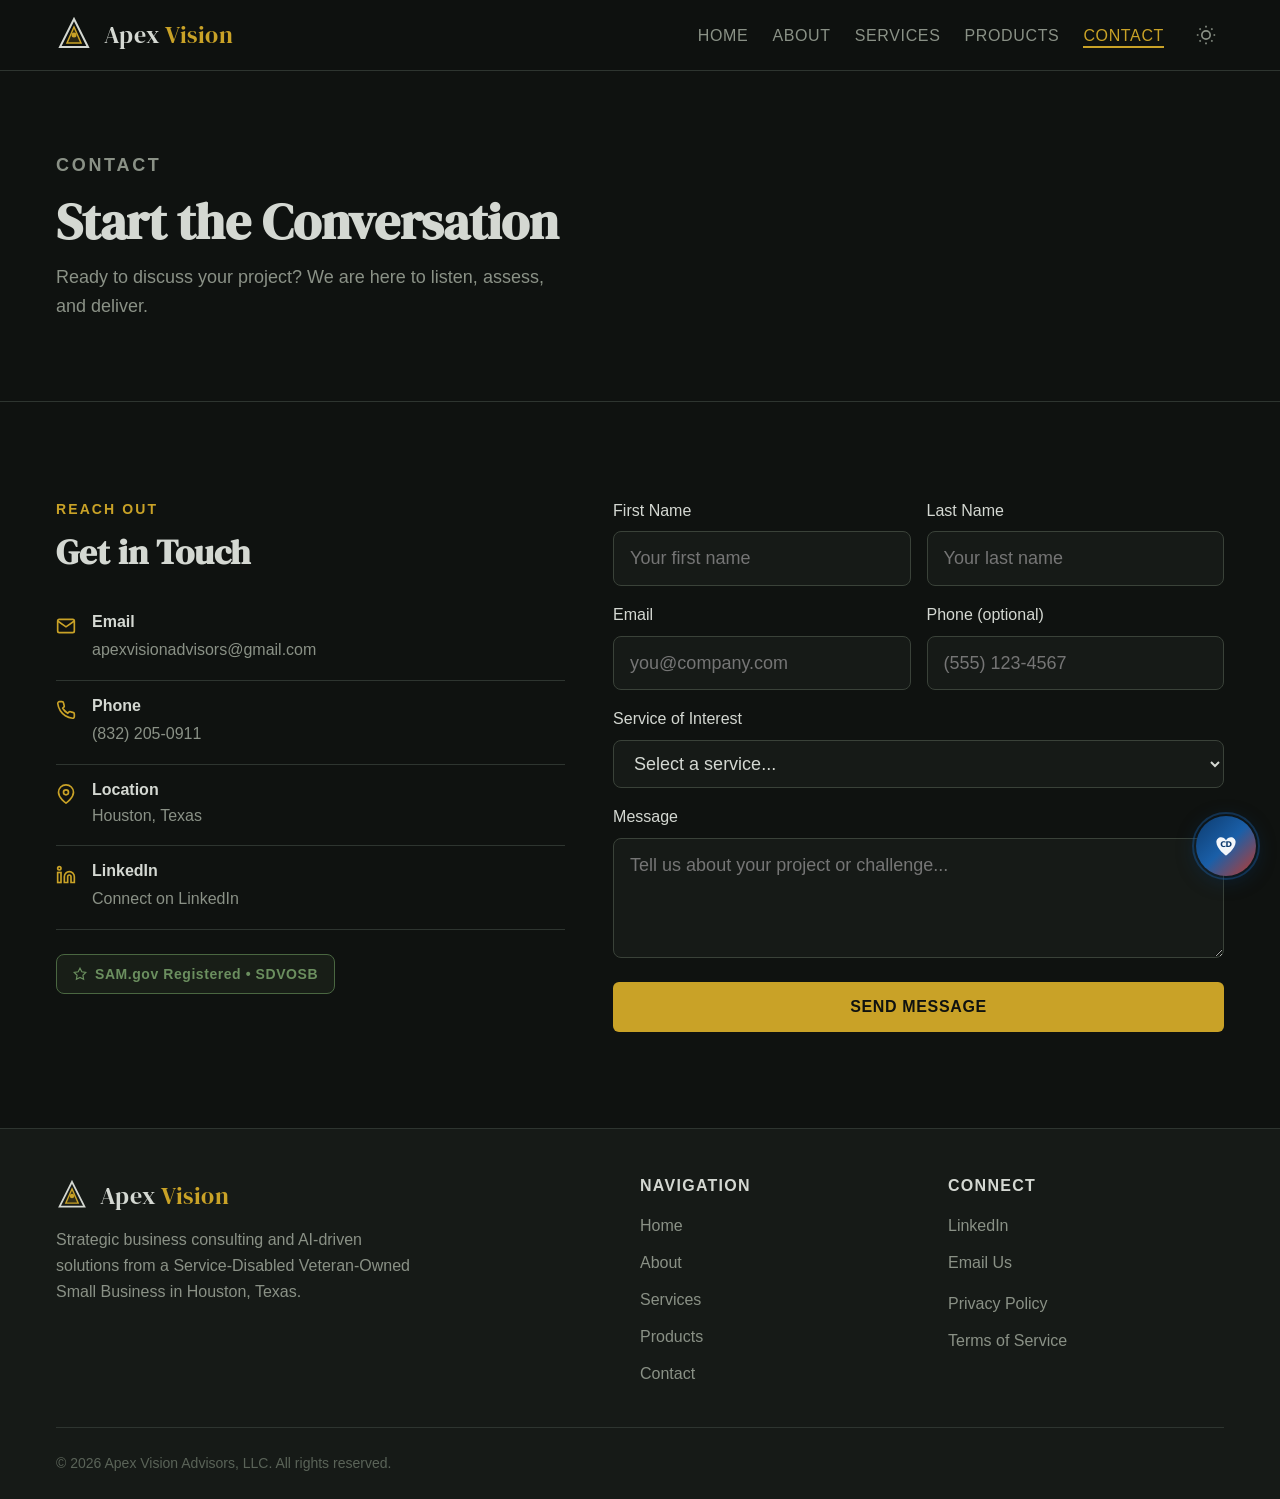
<file: contact.html>
<!DOCTYPE html>
<html lang="en" data-theme="dark">
<head>

<meta charset="UTF-8">
<meta name="viewport" content="width=device-width, initial-scale=1.0">
<title>Contact — Apex Vision Advisors</title>
<meta name="description" content="Get in touch with Apex Vision Advisors for business consulting and AI solutions. Based in Houston, Texas.">
<meta property="og:image" content="https://theapexvisionadvisors.com/assets/og-image.png">
<link rel="icon" href="./assets/favicon.svg" type="image/svg+xml">
<link rel="apple-touch-icon" href="./assets/favicon-180.svg">
<link rel="stylesheet" href="./base.css">
<link rel="stylesheet" href="./style.css">
<link rel="stylesheet" href="./cd-chatbot-widget.css">
</head>
<body>

<!-- Navigation -->
<nav class="nav" role="navigation" aria-label="Main navigation">
  <div class="nav-inner">
    <a aria-label='Apex Vision Advisors Home' class='nav-logo' href='/'>
      <svg width="36" height="36" viewBox="0 0 36 36" fill="none" aria-hidden="true">
        <path d="M18 2L32 30H4L18 2Z" stroke="currentColor" stroke-width="2" fill="none"/>
        <path d="M18 10L25 26H11L18 10Z" stroke="var(--color-primary)" stroke-width="1.5" fill="oklch(from var(--color-primary) l c h / 0.15)"/>
        <circle cx="18" cy="18" r="2.5" fill="var(--color-primary)"/>
      </svg>
      <span class="nav-logo-text">Apex <span>Vision</span></span>
    </a>
    <button class="nav-toggle" aria-label="Toggle menu" onclick="document.querySelector('.nav-links').classList.toggle('open')">
      <span></span><span></span><span></span>
    </button>
    <ul class="nav-links" role="list">
      <li><a href='/'>Home</a></li>
      <li><a href='/about'>About</a></li>
      <li><a href='/services'>Services</a></li>
      <li><a href='/products'>Products</a></li>
      <li><a class='active' href='/contact'>Contact</a></li>
      <li>
        <button class="theme-toggle" data-theme-toggle aria-label="Switch to light mode">
          <svg width="20" height="20" viewBox="0 0 24 24" fill="none" stroke="currentColor" stroke-width="2">
            <circle cx="12" cy="12" r="5"/><path d="M12 1v2M12 21v2M4.22 4.22l1.42 1.42M18.36 18.36l1.42 1.42M1 12h2M21 12h2M4.22 19.78l1.42-1.42M18.36 5.64l1.42-1.42"/>
          </svg>
        </button>
      </li>
    </ul>
  </div>
</nav>

<!-- Page Hero -->
<section class="page-hero">
  <div class="container">
    <p class="section-label">Contact</p>
    <h1>Start the Conversation</h1>
    <p>Ready to discuss your project? We are here to listen, assess, and deliver.</p>
  </div>
</section>

<!-- Contact Section -->
<section class="section">
  <div class="container">
    <div class="contact-grid">
      <!-- Info Side -->
      <div>
        <p class="section-label reveal">Reach Out</p>
        <h2 class="section-title reveal" style="margin-bottom:var(--space-6);">Get in Touch</h2>

        <div class="contact-info-card reveal">
          <svg viewBox="0 0 24 24" fill="none" stroke="currentColor" stroke-width="2"><path d="M4 4h16c1.1 0 2 .9 2 2v12c0 1.1-.9 2-2 2H4c-1.1 0-2-.9-2-2V6c0-1.1.9-2 2-2z"/><polyline points="22,6 12,13 2,6"/></svg>
          <div>
            <h4>Email</h4>
            <a href="mailto:apexvisionadvisors@gmail.com">apexvisionadvisors@gmail.com</a>
          </div>
        </div>

        <div class="contact-info-card reveal">
          <svg viewBox="0 0 24 24" fill="none" stroke="currentColor" stroke-width="2"><path d="M22 16.92v3a2 2 0 0 1-2.18 2 19.79 19.79 0 0 1-8.63-3.07 19.5 19.5 0 0 1-6-6 19.79 19.79 0 0 1-3.07-8.67A2 2 0 0 1 4.11 2h3a2 2 0 0 1 2 1.72 12.84 12.84 0 0 0 .7 2.81 2 2 0 0 1-.45 2.11L8.09 9.91a16 16 0 0 0 6 6l1.27-1.27a2 2 0 0 1 2.11-.45 12.84 12.84 0 0 0 2.81.7A2 2 0 0 1 22 16.92z"/></svg>
          <div>
            <h4>Phone</h4>
            <a href="tel:+18322050911">(832) 205-0911</a>
          </div>
        </div>

        <div class="contact-info-card reveal">
          <svg viewBox="0 0 24 24" fill="none" stroke="currentColor" stroke-width="2"><path d="M21 10c0 7-9 13-9 13s-9-6-9-13a9 9 0 0 1 18 0z"/><circle cx="12" cy="10" r="3"/></svg>
          <div>
            <h4>Location</h4>
            <p>Houston, Texas</p>
          </div>
        </div>

        <div class="contact-info-card reveal">
          <svg viewBox="0 0 24 24" fill="none" stroke="currentColor" stroke-width="2"><path d="M16 8a6 6 0 0 1 6 6v7h-4v-7a2 2 0 0 0-2-2 2 2 0 0 0-2 2v7h-4v-7a6 6 0 0 1 6-6z"/><rect x="2" y="9" width="4" height="12"/><circle cx="4" cy="4" r="2"/></svg>
          <div>
            <h4>LinkedIn</h4>
            <a href="https://www.linkedin.com/in/mr-jones2/" target="_blank" rel="noopener noreferrer">Connect on LinkedIn</a>
          </div>
        </div>

        <div style="margin-top:var(--space-6);" class="reveal">
          <span class="sdvosb-badge">
            <svg width="14" height="14" viewBox="0 0 24 24" fill="none" stroke="currentColor" stroke-width="2"><path d="M12 2l3.09 6.26L22 9.27l-5 4.87 1.18 6.88L12 17.77l-6.18 3.25L7 14.14 2 9.27l6.91-1.01L12 2z"/></svg>
            SAM.gov Registered &bull; SDVOSB
          </span>
        </div>
      </div>

      <!-- Form Side -->
      <div class="reveal">
        <form id="contactForm" name="contact" method="POST" data-netlify="true" netlify-honeypot="bot-field" onsubmit="handleSubmit(event)">
          <input type="hidden" name="form-name" value="contact">
          <p class="hidden" style="display:none;"><label>Don't fill this out: <input name="bot-field"></label></p>
          <div class="form-row">
            <div class="form-group">
              <label for="firstName">First Name</label>
              <input type="text" id="firstName" name="firstName" required placeholder="Your first name">
            </div>
            <div class="form-group">
              <label for="lastName">Last Name</label>
              <input type="text" id="lastName" name="lastName" required placeholder="Your last name">
            </div>
          </div>
          <div class="form-row">
            <div class="form-group">
              <label for="email">Email</label>
              <input type="email" id="email" name="email" required placeholder="you@company.com">
            </div>
            <div class="form-group">
              <label for="phone">Phone (optional)</label>
              <input type="tel" id="phone" name="phone" placeholder="(555) 123-4567">
            </div>
          </div>
          <div class="form-group">
            <label for="service">Service of Interest</label>
            <select id="service" name="service">
              <option value="">Select a service...</option>
              <option value="consulting">Business Consulting</option>
              <option value="ai">AI Solutions</option>
              <option value="federal">Federal Contracting Support</option>
              <option value="technology">Technology Advisory</option>
              <option value="other">Other</option>
            </select>
          </div>
          <div class="form-group">
            <label for="message">Message</label>
            <textarea id="message" name="message" required placeholder="Tell us about your project or challenge..."></textarea>
          </div>
          <button type="submit" class="btn btn-primary" style="width:100%;justify-content:center;">Send Message</button>
        </form>
        <div id="formSuccess" class="form-success" style="margin-top:var(--space-4);">
          Message sent successfully. We will be in touch shortly.
        </div>
      </div>
    </div>
  </div>
</section>

<!-- Footer -->
<footer class="footer">
  <div class="container">
    <div class="footer-grid">
      <div class="footer-brand">
        <a aria-label='Apex Vision Advisors Home' class='nav-logo' href='/'>
          <svg width="32" height="32" viewBox="0 0 36 36" fill="none" aria-hidden="true">
            <path d="M18 2L32 30H4L18 2Z" stroke="currentColor" stroke-width="2" fill="none"/>
            <path d="M18 10L25 26H11L18 10Z" stroke="var(--color-primary)" stroke-width="1.5" fill="oklch(from var(--color-primary) l c h / 0.15)"/>
            <circle cx="18" cy="18" r="2.5" fill="var(--color-primary)"/>
          </svg>
          <span class="nav-logo-text">Apex <span>Vision</span></span>
        </a>
        <p>Strategic business consulting and AI-driven solutions from a Service-Disabled Veteran-Owned Small Business in Houston, Texas.</p>
      </div>
      <div>
        <h4>Navigation</h4>
        <ul class="footer-links" role="list">
          <li><a href='/'>Home</a></li>
          <li><a href='/about'>About</a></li>
          <li><a href='/services'>Services</a></li>
          <li><a href='/products'>Products</a></li>
          <li><a href='/contact'>Contact</a></li>
        </ul>
      </div>
      <div>
        <h4>Connect</h4>
        <ul class="footer-links" role="list">
          <li><a href="https://www.linkedin.com/in/mr-jones2/" target="_blank" rel="noopener noreferrer">LinkedIn</a></li>
          <li><a href="mailto:apexvisionadvisors@gmail.com">Email Us</a></li>
        </ul>
        <ul class="footer-links" role="list" style="margin-top:var(--space-3);">
          <li><a href="/privacy">Privacy Policy</a></li>
          <li><a href="/terms">Terms of Service</a></li>
        </ul>
      </div>
    </div>
    <div class="footer-bottom">
      <p>&copy; 2026 Apex Vision Advisors, LLC. All rights reserved.</p>
    </div>
  </div>
</footer>

<script src="./app.js"></script>
<script src="./cd-chatbot-widget.js"></script>
</body>
</html>
</file>
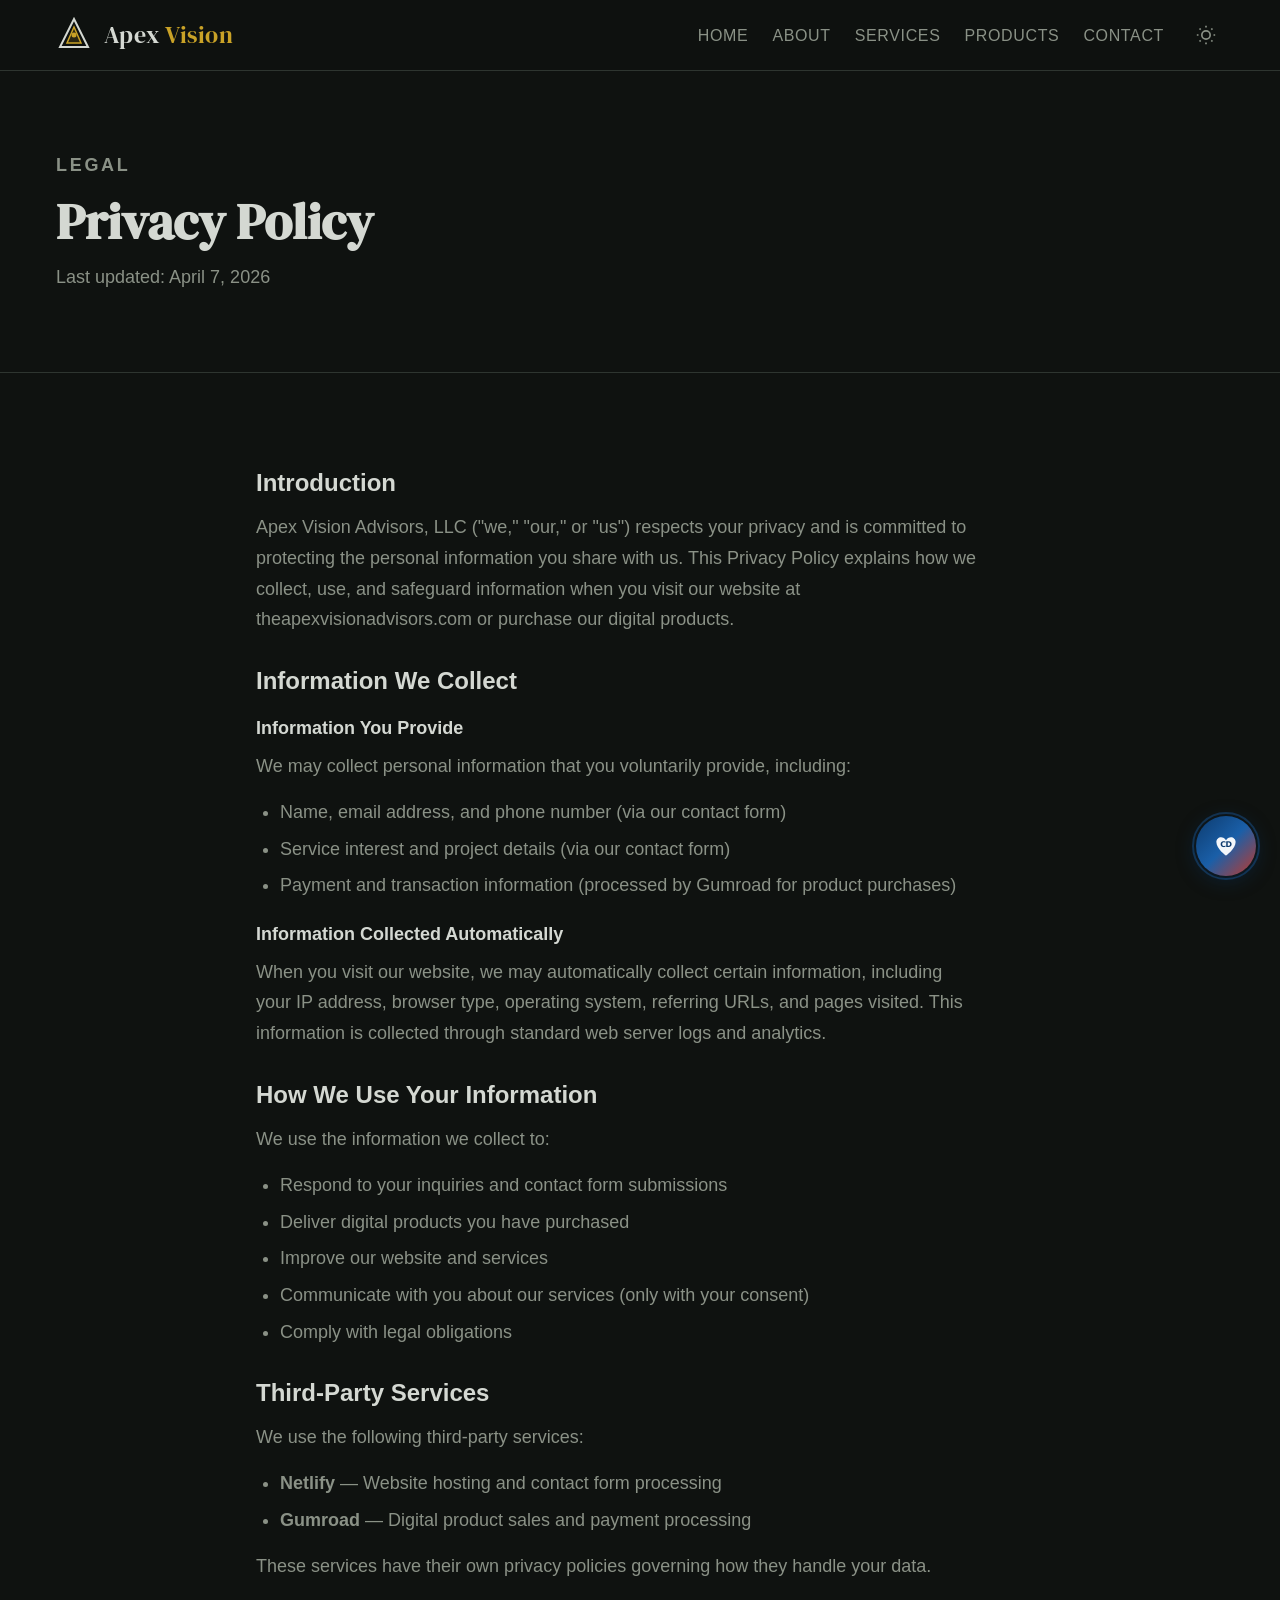
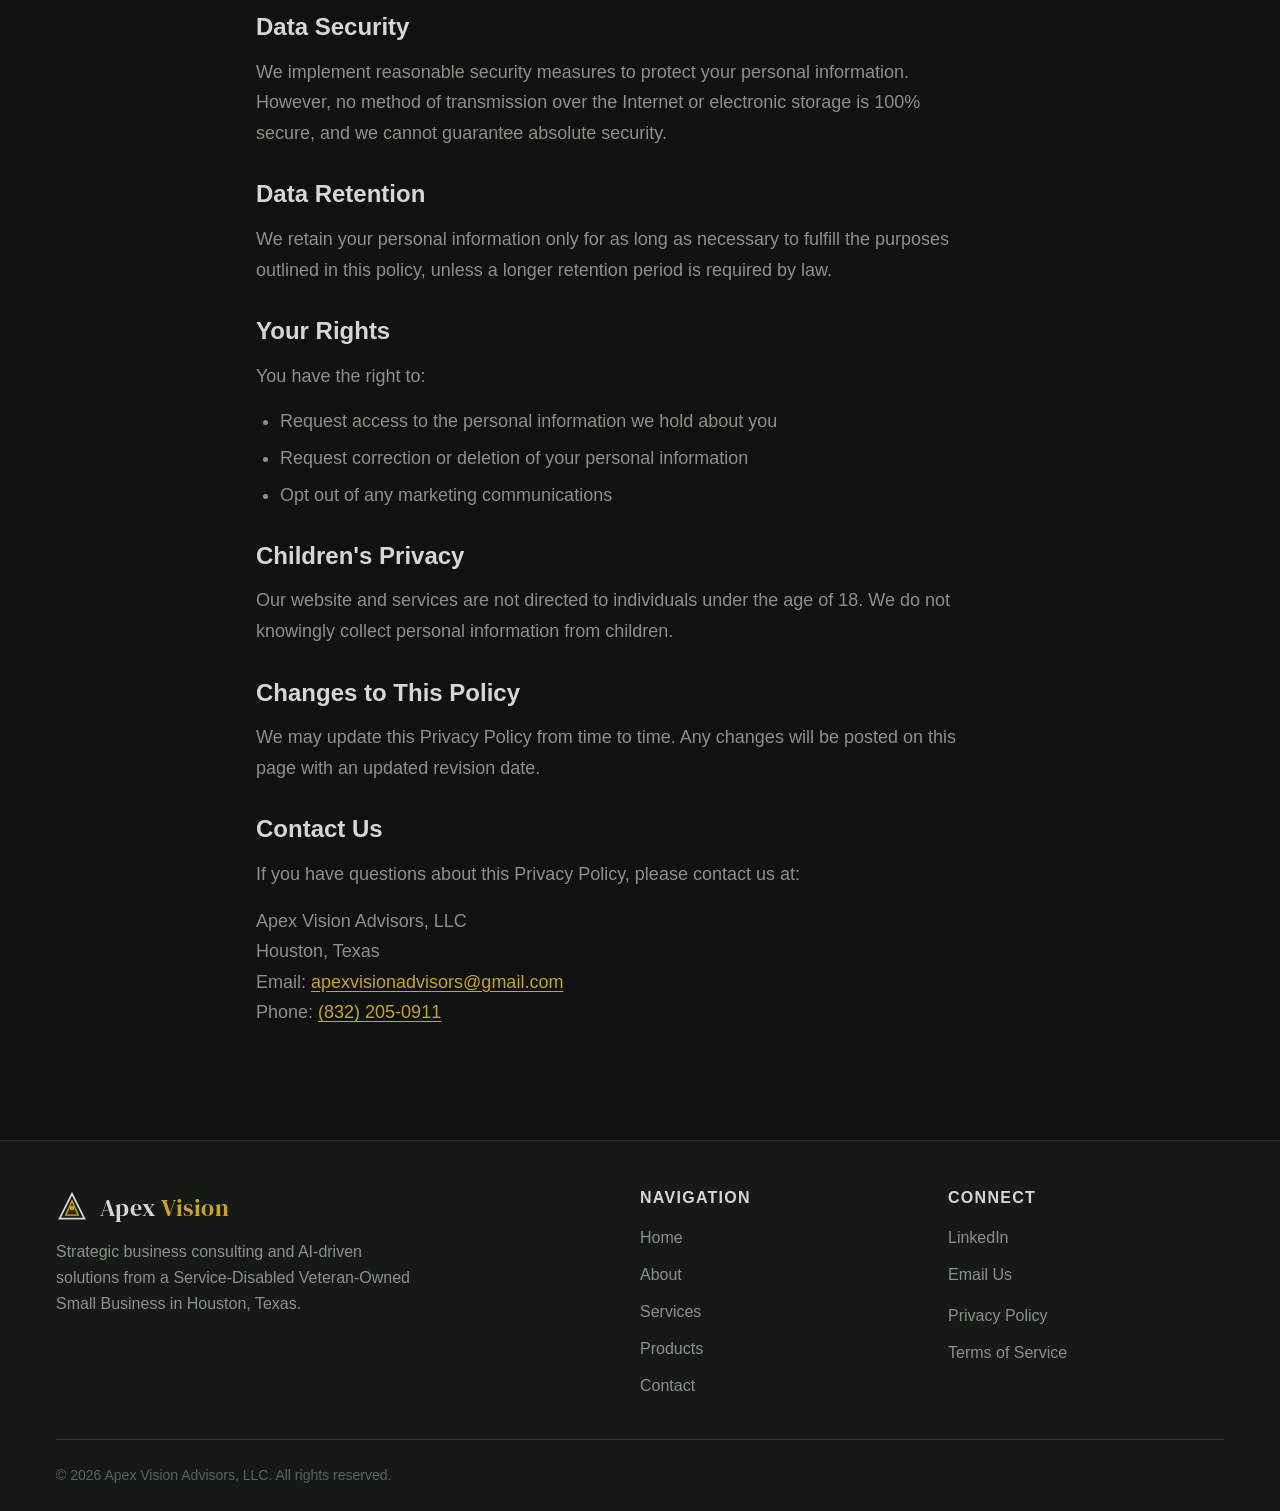
<file: privacy.html>
<!DOCTYPE html>
<html lang="en" data-theme="dark">
<head>
<meta charset="UTF-8">
<meta name="viewport" content="width=device-width, initial-scale=1.0">
<title>Privacy Policy — Apex Vision Advisors</title>
<meta name="description" content="Privacy policy for Apex Vision Advisors, LLC.">
<link rel="icon" href="./assets/favicon.svg" type="image/svg+xml">
<link rel="apple-touch-icon" href="./assets/favicon-180.svg">
<meta property="og:title" content="Privacy Policy — Apex Vision Advisors">
<meta property="og:description" content="Privacy policy for Apex Vision Advisors, LLC.">
<meta property="og:type" content="website">
<meta property="og:image" content="https://theapexvisionadvisors.com/assets/og-image.png">
<link rel="stylesheet" href="./base.css">
<link rel="stylesheet" href="./style.css">
<link rel="stylesheet" href="./cd-chatbot-widget.css">
</head>
<body>

<!-- Navigation -->
<nav class="nav" role="navigation" aria-label="Main navigation">
  <div class="nav-inner">
    <a aria-label='Apex Vision Advisors Home' class='nav-logo' href='/'>
      <svg width="36" height="36" viewBox="0 0 36 36" fill="none" aria-hidden="true">
        <path d="M18 2L32 30H4L18 2Z" stroke="currentColor" stroke-width="2" fill="none"/>
        <path d="M18 10L25 26H11L18 10Z" stroke="var(--color-primary)" stroke-width="1.5" fill="oklch(from var(--color-primary) l c h / 0.15)"/>
        <circle cx="18" cy="18" r="2.5" fill="var(--color-primary)"/>
      </svg>
      <span class="nav-logo-text">Apex <span>Vision</span></span>
    </a>
    <button class="nav-toggle" aria-label="Toggle menu" onclick="document.querySelector('.nav-links').classList.toggle('open')">
      <span></span><span></span><span></span>
    </button>
    <ul class="nav-links" role="list">
      <li><a href='/'>Home</a></li>
      <li><a href='/about'>About</a></li>
      <li><a href='/services'>Services</a></li>
      <li><a href='/products'>Products</a></li>
      <li><a href='/contact'>Contact</a></li>
      <li>
        <button class="theme-toggle" data-theme-toggle aria-label="Switch to light mode">
          <svg width="20" height="20" viewBox="0 0 24 24" fill="none" stroke="currentColor" stroke-width="2">
            <circle cx="12" cy="12" r="5"/><path d="M12 1v2M12 21v2M4.22 4.22l1.42 1.42M18.36 18.36l1.42 1.42M1 12h2M21 12h2M4.22 19.78l1.42-1.42M18.36 5.64l1.42-1.42"/>
          </svg>
        </button>
      </li>
    </ul>
  </div>
</nav>

<!-- Page Hero -->
<section class="page-hero">
  <div class="container">
    <p class="section-label">Legal</p>
    <h1>Privacy Policy</h1>
    <p>Last updated: April 7, 2026</p>
  </div>
</section>

<!-- Content -->
<section class="section">
  <div class="container" style="max-width:800px;">
    <div class="legal-content reveal">
      <h2>Introduction</h2>
      <p>Apex Vision Advisors, LLC ("we," "our," or "us") respects your privacy and is committed to protecting the personal information you share with us. This Privacy Policy explains how we collect, use, and safeguard information when you visit our website at theapexvisionadvisors.com or purchase our digital products.</p>

      <h2>Information We Collect</h2>
      <h3>Information You Provide</h3>
      <p>We may collect personal information that you voluntarily provide, including:</p>
      <ul style="list-style:disc;margin-left:var(--space-6);margin-bottom:var(--space-4);">
        <li>Name, email address, and phone number (via our contact form)</li>
        <li>Service interest and project details (via our contact form)</li>
        <li>Payment and transaction information (processed by Gumroad for product purchases)</li>
      </ul>

      <h3>Information Collected Automatically</h3>
      <p>When you visit our website, we may automatically collect certain information, including your IP address, browser type, operating system, referring URLs, and pages visited. This information is collected through standard web server logs and analytics.</p>

      <h2>How We Use Your Information</h2>
      <p>We use the information we collect to:</p>
      <ul style="list-style:disc;margin-left:var(--space-6);margin-bottom:var(--space-4);">
        <li>Respond to your inquiries and contact form submissions</li>
        <li>Deliver digital products you have purchased</li>
        <li>Improve our website and services</li>
        <li>Communicate with you about our services (only with your consent)</li>
        <li>Comply with legal obligations</li>
      </ul>

      <h2>Third-Party Services</h2>
      <p>We use the following third-party services:</p>
      <ul style="list-style:disc;margin-left:var(--space-6);margin-bottom:var(--space-4);">
        <li><strong>Netlify</strong> — Website hosting and contact form processing</li>
        <li><strong>Gumroad</strong> — Digital product sales and payment processing</li>
      </ul>
      <p>These services have their own privacy policies governing how they handle your data.</p>

      <h2>Data Security</h2>
      <p>We implement reasonable security measures to protect your personal information. However, no method of transmission over the Internet or electronic storage is 100% secure, and we cannot guarantee absolute security.</p>

      <h2>Data Retention</h2>
      <p>We retain your personal information only for as long as necessary to fulfill the purposes outlined in this policy, unless a longer retention period is required by law.</p>

      <h2>Your Rights</h2>
      <p>You have the right to:</p>
      <ul style="list-style:disc;margin-left:var(--space-6);margin-bottom:var(--space-4);">
        <li>Request access to the personal information we hold about you</li>
        <li>Request correction or deletion of your personal information</li>
        <li>Opt out of any marketing communications</li>
      </ul>

      <h2>Children's Privacy</h2>
      <p>Our website and services are not directed to individuals under the age of 18. We do not knowingly collect personal information from children.</p>

      <h2>Changes to This Policy</h2>
      <p>We may update this Privacy Policy from time to time. Any changes will be posted on this page with an updated revision date.</p>

      <h2>Contact Us</h2>
      <p>If you have questions about this Privacy Policy, please contact us at:</p>
      <p>
        Apex Vision Advisors, LLC<br>
        Houston, Texas<br>
        Email: <a href="mailto:apexvisionadvisors@gmail.com">apexvisionadvisors@gmail.com</a><br>
        Phone: <a href="tel:+18322050911">(832) 205-0911</a>
      </p>
    </div>
  </div>
</section>

<!-- Footer -->
<footer class="footer">
  <div class="container">
    <div class="footer-grid">
      <div class="footer-brand">
        <a aria-label='Apex Vision Advisors Home' class='nav-logo' href='/'>
          <svg width="32" height="32" viewBox="0 0 36 36" fill="none" aria-hidden="true">
            <path d="M18 2L32 30H4L18 2Z" stroke="currentColor" stroke-width="2" fill="none"/>
            <path d="M18 10L25 26H11L18 10Z" stroke="var(--color-primary)" stroke-width="1.5" fill="oklch(from var(--color-primary) l c h / 0.15)"/>
            <circle cx="18" cy="18" r="2.5" fill="var(--color-primary)"/>
          </svg>
          <span class="nav-logo-text">Apex <span>Vision</span></span>
        </a>
        <p>Strategic business consulting and AI-driven solutions from a Service-Disabled Veteran-Owned Small Business in Houston, Texas.</p>
      </div>
      <div>
        <h4>Navigation</h4>
        <ul class="footer-links" role="list">
          <li><a href='/'>Home</a></li>
          <li><a href='/about'>About</a></li>
          <li><a href='/services'>Services</a></li>
          <li><a href='/products'>Products</a></li>
          <li><a href='/contact'>Contact</a></li>
        </ul>
      </div>
      <div>
        <h4>Connect</h4>
        <ul class="footer-links" role="list">
          <li><a href="https://www.linkedin.com/in/mr-jones2/" target="_blank" rel="noopener noreferrer">LinkedIn</a></li>
          <li><a href="mailto:apexvisionadvisors@gmail.com">Email Us</a></li>
        </ul>
        <ul class="footer-links" role="list" style="margin-top:var(--space-3);">
          <li><a href="/privacy">Privacy Policy</a></li>
          <li><a href="/terms">Terms of Service</a></li>
        </ul>
      </div>
    </div>
    <div class="footer-bottom">
      <p>&copy; 2026 Apex Vision Advisors, LLC. All rights reserved.</p>
    </div>
  </div>
</footer>

<script src="./app.js"></script>
<script src="./cd-chatbot-widget.js"></script>
</body>
</html>
</file>
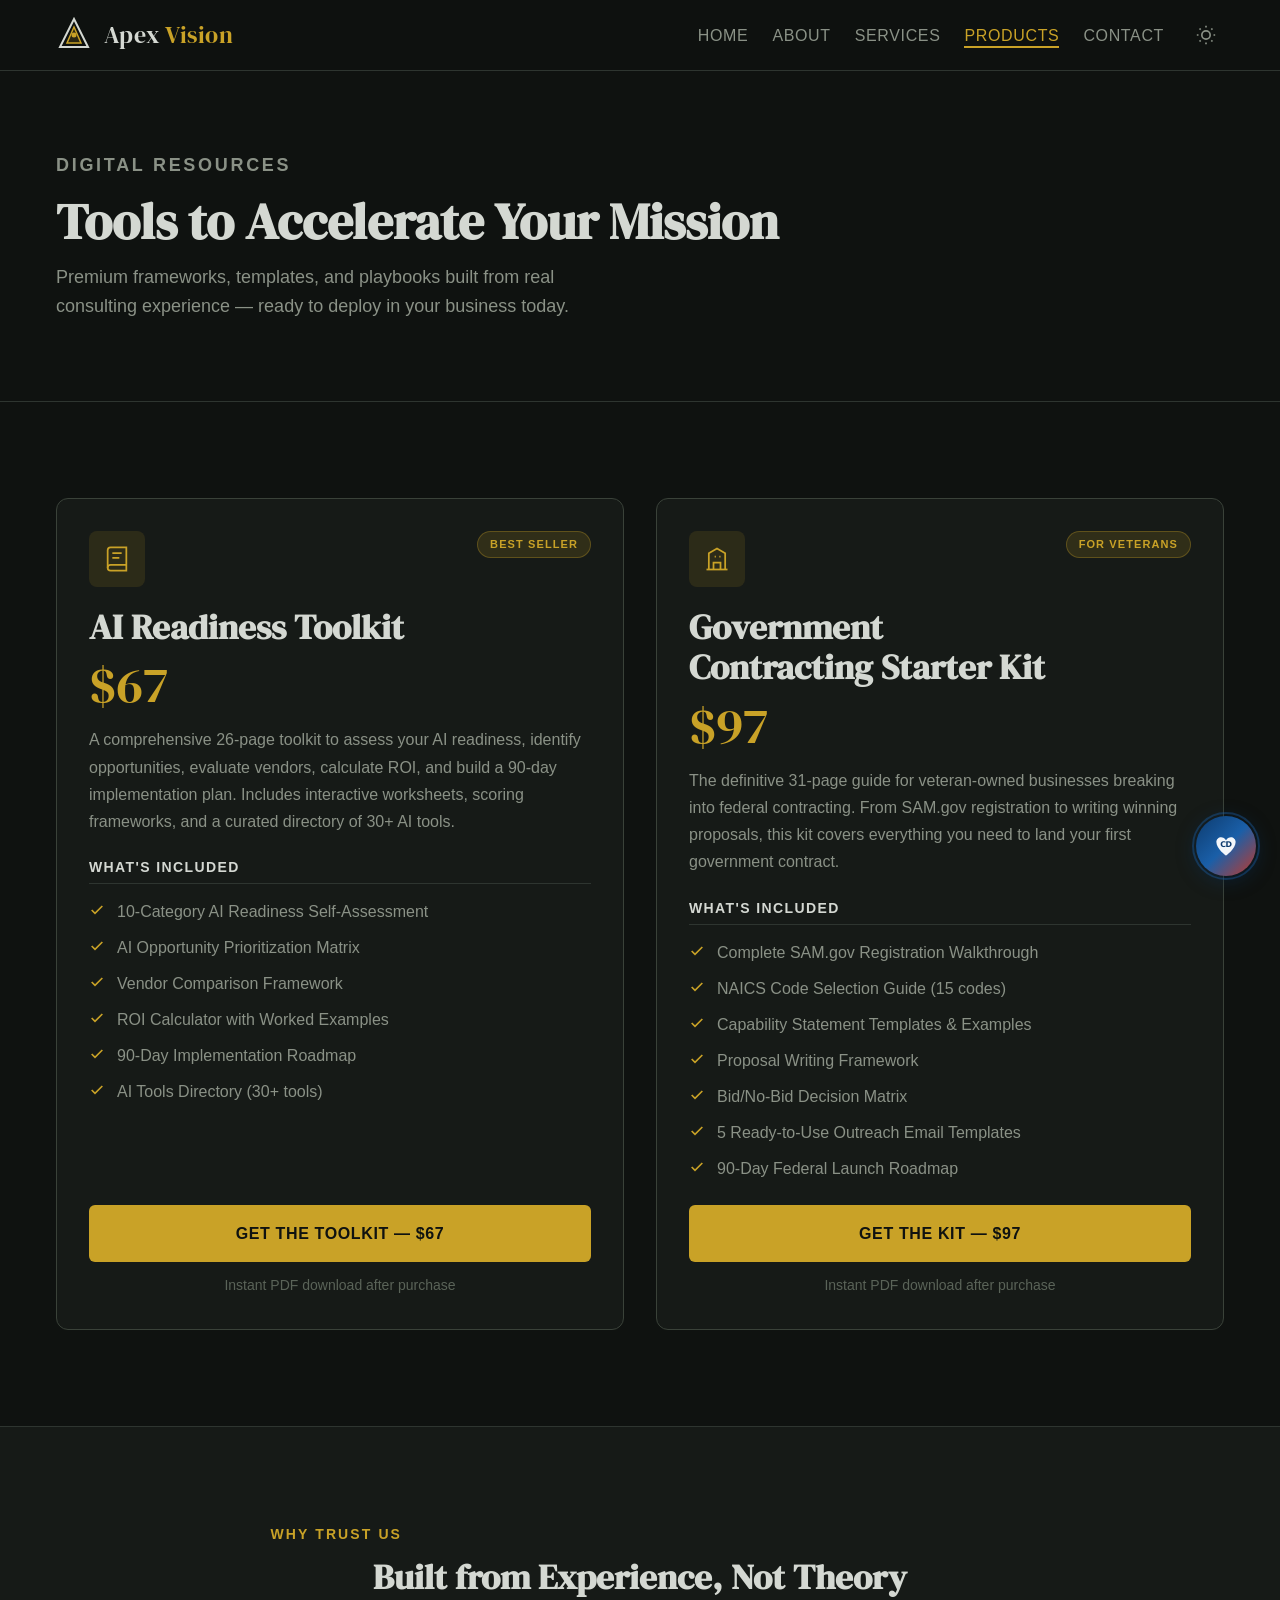
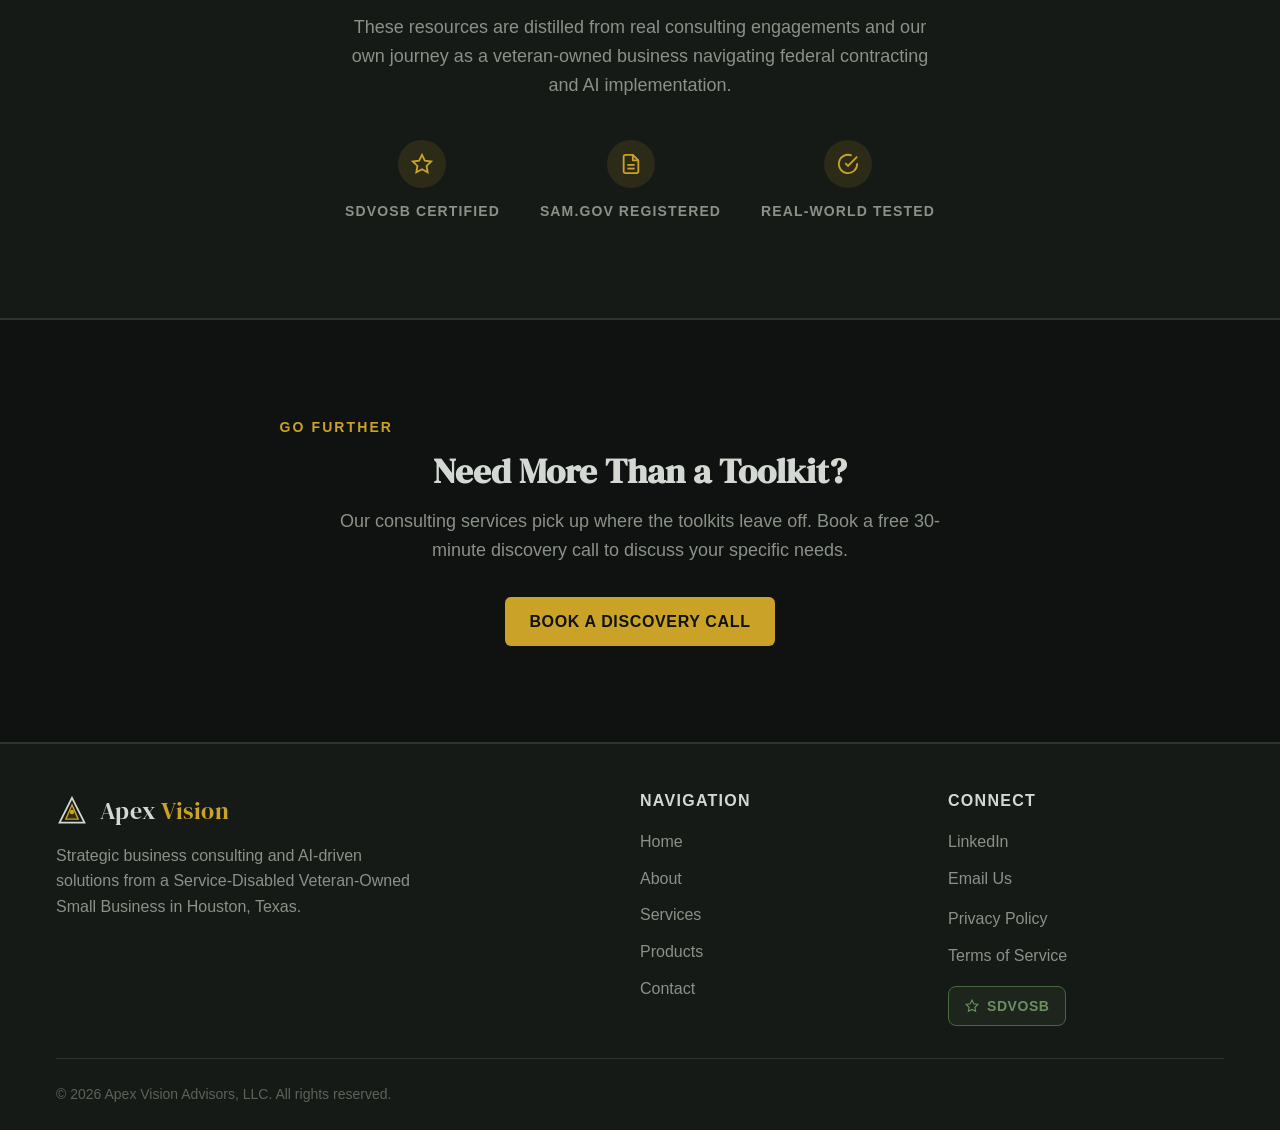
<file: products.html>
<!DOCTYPE html>
<html lang="en" data-theme="dark">
<head>

<meta charset="UTF-8">
<meta name="viewport" content="width=device-width, initial-scale=1.0">
<title>Products — Apex Vision Advisors</title>
<meta name="description" content="Premium frameworks, templates, and playbooks built from real consulting experience. AI Readiness Toolkit and Government Contracting Starter Kit from Apex Vision Advisors.">
<meta property="og:image" content="https://theapexvisionadvisors.com/assets/og-image.png">
<link rel="icon" href="./assets/favicon.svg" type="image/svg+xml">
<link rel="apple-touch-icon" href="./assets/favicon-180.svg">
<link rel="stylesheet" href="./base.css">
<link rel="stylesheet" href="./style.css">
<link rel="stylesheet" href="./cd-chatbot-widget.css">
</head>
<body>

<!-- Navigation -->
<nav class="nav" role="navigation" aria-label="Main navigation">
  <div class="nav-inner">
    <a aria-label='Apex Vision Advisors Home' class='nav-logo' href='/'>
      <svg width="36" height="36" viewBox="0 0 36 36" fill="none" aria-hidden="true">
        <path d="M18 2L32 30H4L18 2Z" stroke="currentColor" stroke-width="2" fill="none"/>
        <path d="M18 10L25 26H11L18 10Z" stroke="var(--color-primary)" stroke-width="1.5" fill="oklch(from var(--color-primary) l c h / 0.15)"/>
        <circle cx="18" cy="18" r="2.5" fill="var(--color-primary)"/>
      </svg>
      <span class="nav-logo-text">Apex <span>Vision</span></span>
    </a>
    <button class="nav-toggle" aria-label="Toggle menu" onclick="document.querySelector('.nav-links').classList.toggle('open')">
      <span></span><span></span><span></span>
    </button>
    <ul class="nav-links" role="list">
      <li><a href='/'>Home</a></li>
      <li><a href='/about'>About</a></li>
      <li><a href='/services'>Services</a></li>
      <li><a class='active' href='/products'>Products</a></li>
      <li><a href='/contact'>Contact</a></li>
      <li>
        <button class="theme-toggle" data-theme-toggle aria-label="Switch to light mode">
          <svg width="20" height="20" viewBox="0 0 24 24" fill="none" stroke="currentColor" stroke-width="2">
            <circle cx="12" cy="12" r="5"/><path d="M12 1v2M12 21v2M4.22 4.22l1.42 1.42M18.36 18.36l1.42 1.42M1 12h2M21 12h2M4.22 19.78l1.42-1.42M18.36 5.64l1.42-1.42"/>
          </svg>
        </button>
      </li>
    </ul>
  </div>
</nav>

<!-- Page Hero -->
<section class="page-hero">
  <div class="container">
    <p class="section-label">Digital Resources</p>
    <h1>Tools to Accelerate Your Mission</h1>
    <p>Premium frameworks, templates, and playbooks built from real consulting experience — ready to deploy in your business today.</p>
  </div>
</section>

<!-- Product Cards -->
<section class="section">
  <div class="container">
    <div class="products-grid">

      <!-- Product 1: AI Readiness Toolkit -->
      <div class="product-card reveal">
        <div class="product-card-header">
          <div class="product-icon">
            <svg viewBox="0 0 24 24" fill="none" stroke="currentColor" stroke-width="1.5">
              <path d="M4 19.5A2.5 2.5 0 0 1 6.5 17H20"/>
              <path d="M6.5 2H20v20H6.5A2.5 2.5 0 0 1 4 19.5v-15A2.5 2.5 0 0 1 6.5 2z"/>
              <path d="M8 7h8M8 11h6"/>
            </svg>
          </div>
          <span class="product-tag">Best Seller</span>
        </div>
        <h3 class="product-title">AI Readiness Toolkit</h3>
        <div class="product-price">$67</div>
        <p class="product-desc">A comprehensive 26-page toolkit to assess your AI readiness, identify opportunities, evaluate vendors, calculate ROI, and build a 90-day implementation plan. Includes interactive worksheets, scoring frameworks, and a curated directory of 30+ AI tools.</p>
        <div class="product-includes">
          <h4>What's Included</h4>
          <ul>
            <li>
              <svg width="16" height="16" viewBox="0 0 24 24" fill="none" stroke="var(--color-primary)" stroke-width="2.5"><polyline points="20 6 9 17 4 12"/></svg>
              10-Category AI Readiness Self-Assessment
            </li>
            <li>
              <svg width="16" height="16" viewBox="0 0 24 24" fill="none" stroke="var(--color-primary)" stroke-width="2.5"><polyline points="20 6 9 17 4 12"/></svg>
              AI Opportunity Prioritization Matrix
            </li>
            <li>
              <svg width="16" height="16" viewBox="0 0 24 24" fill="none" stroke="var(--color-primary)" stroke-width="2.5"><polyline points="20 6 9 17 4 12"/></svg>
              Vendor Comparison Framework
            </li>
            <li>
              <svg width="16" height="16" viewBox="0 0 24 24" fill="none" stroke="var(--color-primary)" stroke-width="2.5"><polyline points="20 6 9 17 4 12"/></svg>
              ROI Calculator with Worked Examples
            </li>
            <li>
              <svg width="16" height="16" viewBox="0 0 24 24" fill="none" stroke="var(--color-primary)" stroke-width="2.5"><polyline points="20 6 9 17 4 12"/></svg>
              90-Day Implementation Roadmap
            </li>
            <li>
              <svg width="16" height="16" viewBox="0 0 24 24" fill="none" stroke="var(--color-primary)" stroke-width="2.5"><polyline points="20 6 9 17 4 12"/></svg>
              AI Tools Directory (30+ tools)
            </li>
          </ul>
        </div>
        <div class="product-cta">
          <a class="btn btn-primary product-btn" href="https://apexvisionadvisors.gumroad.com/l/ai-readiness-toolkit" target="_blank" rel="noopener noreferrer">Get the Toolkit — $67</a>
          <p class="product-note">Instant PDF download after purchase</p>
        </div>
      </div>

      <!-- Product 2: Government Contracting Starter Kit -->
      <div class="product-card reveal">
        <div class="product-card-header">
          <div class="product-icon">
            <svg viewBox="0 0 24 24" fill="none" stroke="currentColor" stroke-width="1.5">
              <path d="M3 21h18"/>
              <path d="M5 21V7l7-4 7 4v14"/>
              <path d="M9 21v-6h6v6"/>
              <path d="M10 10h1"/>
              <path d="M14 10h1"/>
            </svg>
          </div>
          <span class="product-tag">For Veterans</span>
        </div>
        <h3 class="product-title">Government Contracting Starter Kit</h3>
        <div class="product-price">$97</div>
        <p class="product-desc">The definitive 31-page guide for veteran-owned businesses breaking into federal contracting. From SAM.gov registration to writing winning proposals, this kit covers everything you need to land your first government contract.</p>
        <div class="product-includes">
          <h4>What's Included</h4>
          <ul>
            <li>
              <svg width="16" height="16" viewBox="0 0 24 24" fill="none" stroke="var(--color-primary)" stroke-width="2.5"><polyline points="20 6 9 17 4 12"/></svg>
              Complete SAM.gov Registration Walkthrough
            </li>
            <li>
              <svg width="16" height="16" viewBox="0 0 24 24" fill="none" stroke="var(--color-primary)" stroke-width="2.5"><polyline points="20 6 9 17 4 12"/></svg>
              NAICS Code Selection Guide (15 codes)
            </li>
            <li>
              <svg width="16" height="16" viewBox="0 0 24 24" fill="none" stroke="var(--color-primary)" stroke-width="2.5"><polyline points="20 6 9 17 4 12"/></svg>
              Capability Statement Templates &amp; Examples
            </li>
            <li>
              <svg width="16" height="16" viewBox="0 0 24 24" fill="none" stroke="var(--color-primary)" stroke-width="2.5"><polyline points="20 6 9 17 4 12"/></svg>
              Proposal Writing Framework
            </li>
            <li>
              <svg width="16" height="16" viewBox="0 0 24 24" fill="none" stroke="var(--color-primary)" stroke-width="2.5"><polyline points="20 6 9 17 4 12"/></svg>
              Bid/No-Bid Decision Matrix
            </li>
            <li>
              <svg width="16" height="16" viewBox="0 0 24 24" fill="none" stroke="var(--color-primary)" stroke-width="2.5"><polyline points="20 6 9 17 4 12"/></svg>
              5 Ready-to-Use Outreach Email Templates
            </li>
            <li>
              <svg width="16" height="16" viewBox="0 0 24 24" fill="none" stroke="var(--color-primary)" stroke-width="2.5"><polyline points="20 6 9 17 4 12"/></svg>
              90-Day Federal Launch Roadmap
            </li>
          </ul>
        </div>
        <div class="product-cta">
          <a class="btn btn-primary product-btn" href="https://apexvisionadvisors.gumroad.com/l/fflqfu" target="_blank" rel="noopener noreferrer">Get the Kit — $97</a>
          <p class="product-note">Instant PDF download after purchase</p>
        </div>
      </div>

    </div>
  </div>
</section>

<!-- Trust / Social Proof -->
<section class="section" style="background:var(--color-surface);border-top:1px solid var(--color-divider);border-bottom:1px solid var(--color-divider);">
  <div class="container" style="text-align:center;">
    <p class="section-label reveal">Why Trust Us</p>
    <h2 class="section-title reveal">Built from Experience, Not Theory</h2>
    <p class="section-desc reveal" style="margin-inline:auto;">These resources are distilled from real consulting engagements and our own journey as a veteran-owned business navigating federal contracting and AI implementation.</p>

    <div class="trust-grid reveal">
      <div class="trust-item">
        <div class="trust-icon">
          <svg viewBox="0 0 24 24" fill="none" stroke="currentColor" stroke-width="2"><path d="M12 2l3.09 6.26L22 9.27l-5 4.87 1.18 6.88L12 17.77l-6.18 3.25L7 14.14 2 9.27l6.91-1.01L12 2z"/></svg>
        </div>
        <span class="trust-label">SDVOSB Certified</span>
      </div>
      <div class="trust-item">
        <div class="trust-icon">
          <svg viewBox="0 0 24 24" fill="none" stroke="currentColor" stroke-width="2"><path d="M14 2H6a2 2 0 0 0-2 2v16a2 2 0 0 0 2 2h12a2 2 0 0 0 2-2V8z"/><polyline points="14 2 14 8 20 8"/><line x1="16" y1="13" x2="8" y2="13"/><line x1="16" y1="17" x2="8" y2="17"/></svg>
        </div>
        <span class="trust-label">SAM.gov Registered</span>
      </div>
      <div class="trust-item">
        <div class="trust-icon">
          <svg viewBox="0 0 24 24" fill="none" stroke="currentColor" stroke-width="2"><path d="M22 11.08V12a10 10 0 1 1-5.93-9.14"/><polyline points="22 4 12 14.01 9 11.01"/></svg>
        </div>
        <span class="trust-label">Real-World Tested</span>
      </div>
    </div>
  </div>
</section>

<!-- CTA Section -->
<section class="cta-section" style="background:var(--color-bg);">
  <div class="container">
    <p class="section-label reveal">Go Further</p>
    <h2 class="section-title reveal">Need More Than a Toolkit?</h2>
    <p class="section-desc reveal">Our consulting services pick up where the toolkits leave off. Book a free 30-minute discovery call to discuss your specific needs.</p>
    <div style="margin-top:var(--space-8);" class="reveal">
      <a class='btn btn-primary' href='/contact'>Book a Discovery Call</a>
    </div>
  </div>
</section>

<!-- Footer -->
<footer class="footer">
  <div class="container">
    <div class="footer-grid">
      <div class="footer-brand">
        <a aria-label='Apex Vision Advisors Home' class='nav-logo' href='/'>
          <svg width="32" height="32" viewBox="0 0 36 36" fill="none" aria-hidden="true">
            <path d="M18 2L32 30H4L18 2Z" stroke="currentColor" stroke-width="2" fill="none"/>
            <path d="M18 10L25 26H11L18 10Z" stroke="var(--color-primary)" stroke-width="1.5" fill="oklch(from var(--color-primary) l c h / 0.15)"/>
            <circle cx="18" cy="18" r="2.5" fill="var(--color-primary)"/>
          </svg>
          <span class="nav-logo-text">Apex <span>Vision</span></span>
        </a>
        <p>Strategic business consulting and AI-driven solutions from a Service-Disabled Veteran-Owned Small Business in Houston, Texas.</p>
      </div>
      <div>
        <h4>Navigation</h4>
        <ul class="footer-links" role="list">
          <li><a href='/'>Home</a></li>
          <li><a href='/about'>About</a></li>
          <li><a href='/services'>Services</a></li>
          <li><a href='/products'>Products</a></li>
          <li><a href='/contact'>Contact</a></li>
        </ul>
      </div>
      <div>
        <h4>Connect</h4>
        <ul class="footer-links" role="list">
          <li><a href="https://www.linkedin.com/in/mr-jones2/" target="_blank" rel="noopener noreferrer">LinkedIn</a></li>
          <li><a href="mailto:apexvisionadvisors@gmail.com">Email Us</a></li>
        </ul>
        <ul class="footer-links" role="list" style="margin-top:var(--space-3);">
          <li><a href="/privacy">Privacy Policy</a></li>
          <li><a href="/terms">Terms of Service</a></li>
        </ul>
        <div style="margin-top:var(--space-4);">
          <span class="sdvosb-badge">
            <svg width="14" height="14" viewBox="0 0 24 24" fill="none" stroke="currentColor" stroke-width="2"><path d="M12 2l3.09 6.26L22 9.27l-5 4.87 1.18 6.88L12 17.77l-6.18 3.25L7 14.14 2 9.27l6.91-1.01L12 2z"/></svg>
            SDVOSB
          </span>
        </div>
      </div>
    </div>
    <div class="footer-bottom">
      <p>&copy; 2026 Apex Vision Advisors, LLC. All rights reserved.</p>
    </div>
  </div>
</footer>

<script src="./app.js"></script>
<script src="./cd-chatbot-widget.js"></script>
</body>
</html>
</file>
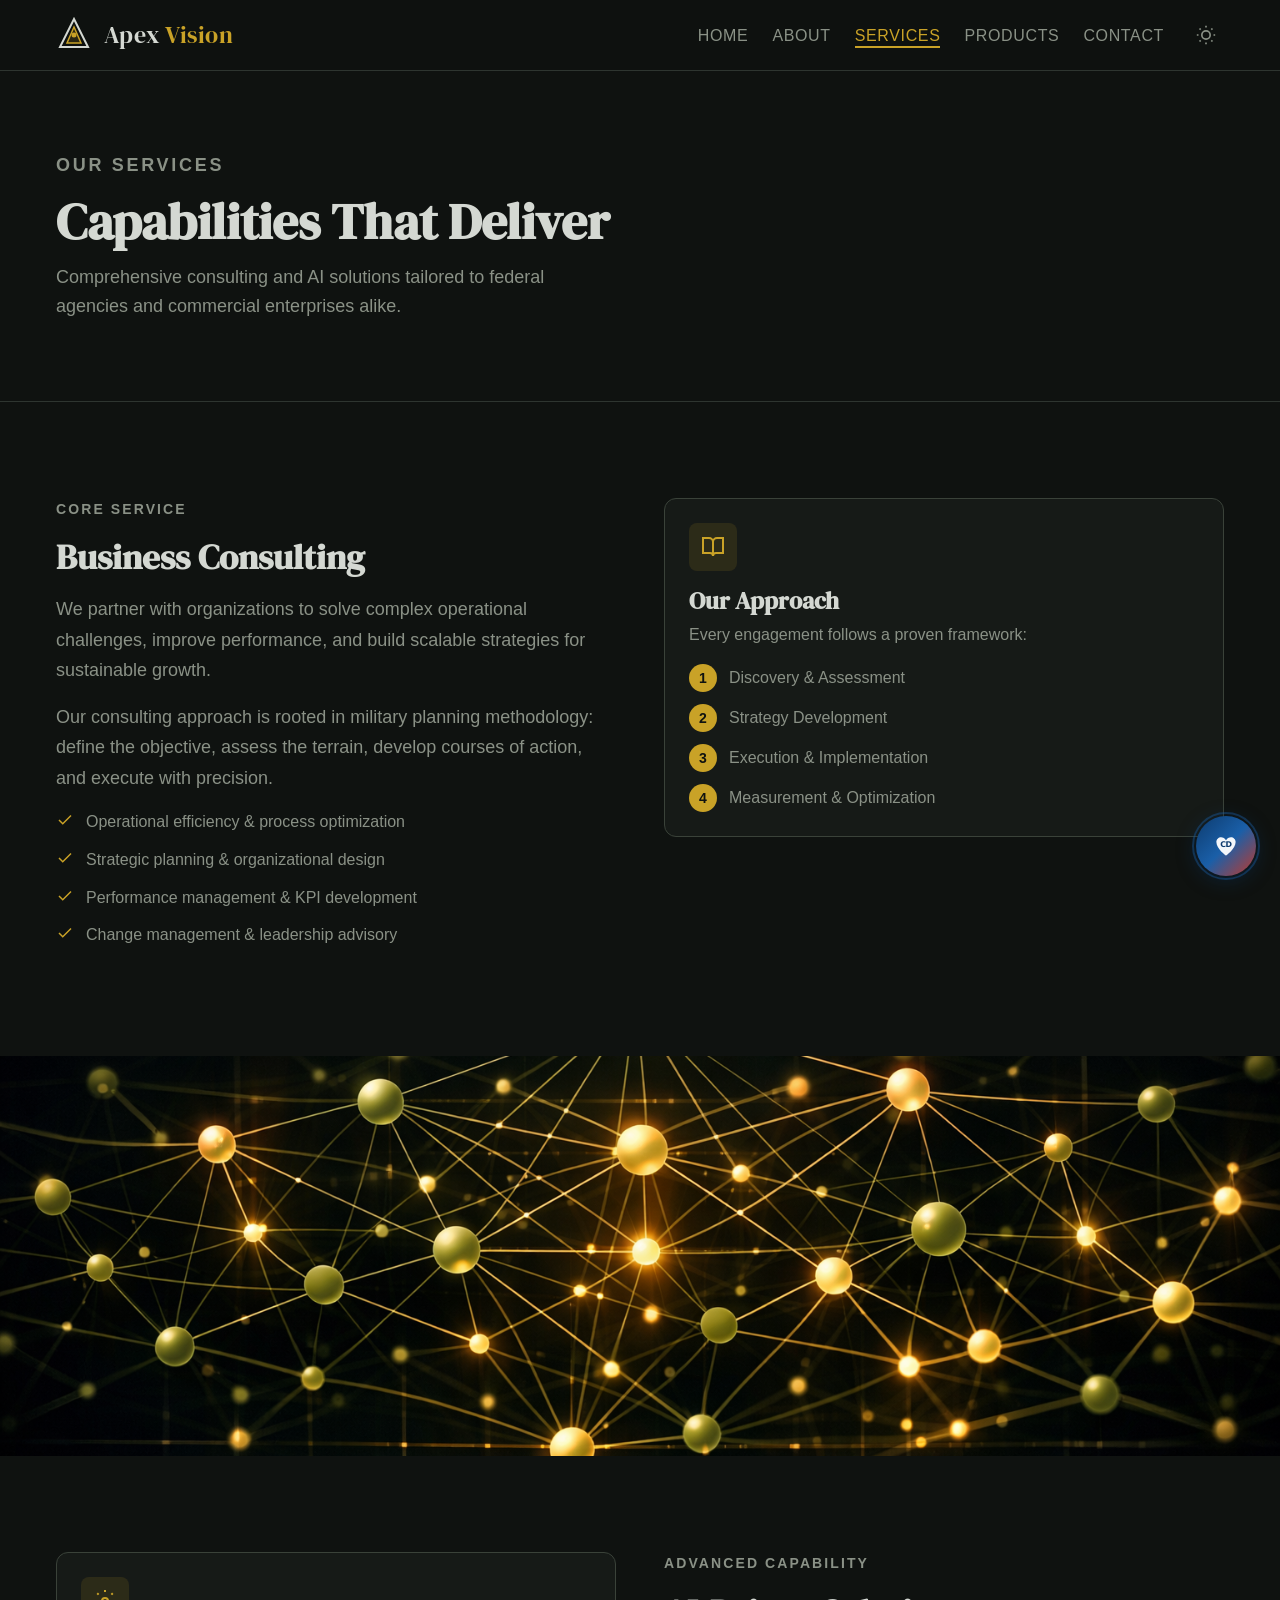
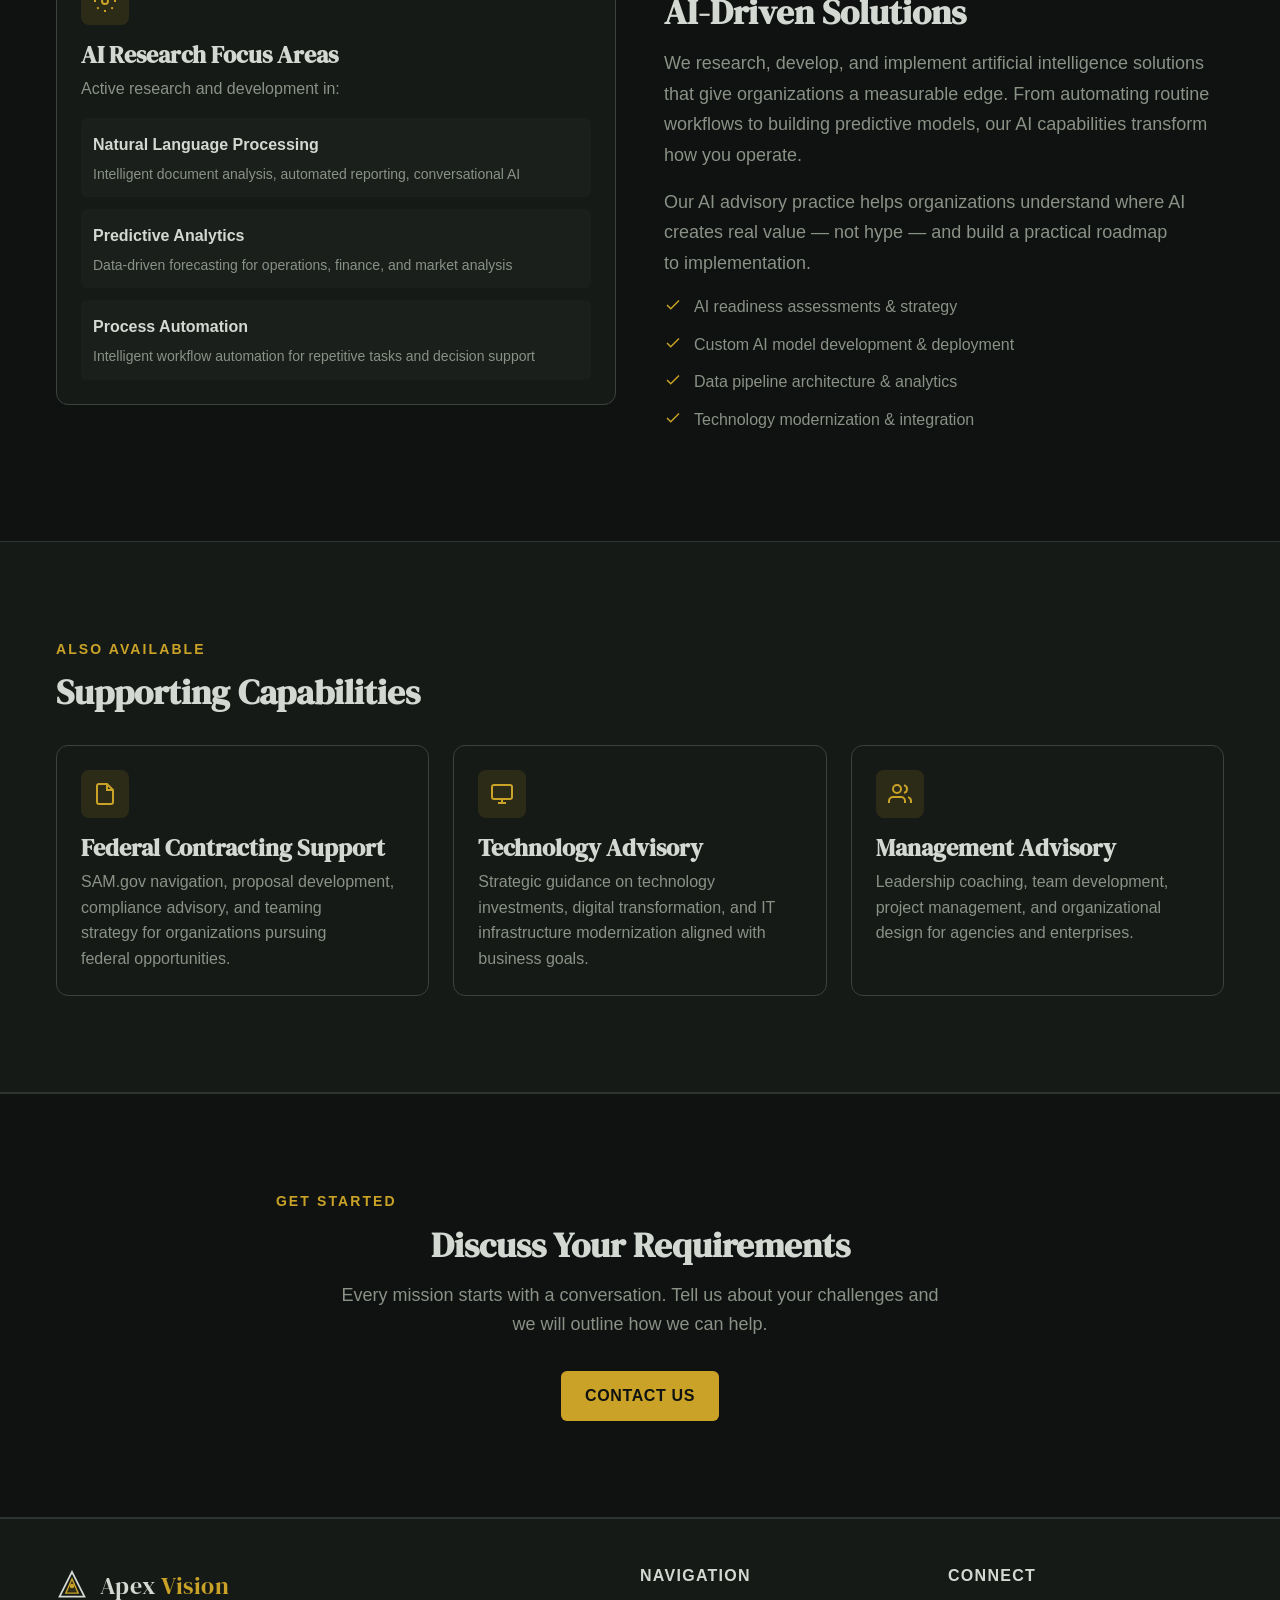
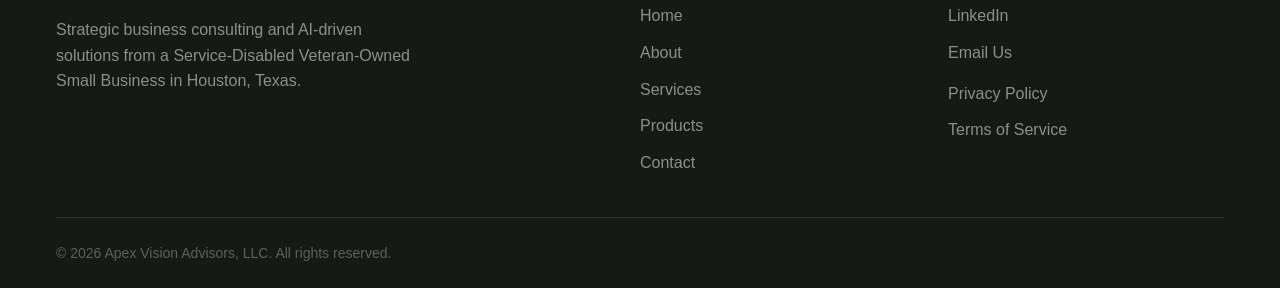
<file: services.html>
<!DOCTYPE html>
<html lang="en" data-theme="dark">
<head>

<meta charset="UTF-8">
<meta name="viewport" content="width=device-width, initial-scale=1.0">
<title>Services — Apex Vision Advisors</title>
<meta name="description" content="Business consulting, AI solutions, technology modernization, and government contracting support from Apex Vision Advisors.">
<meta property="og:image" content="https://theapexvisionadvisors.com/assets/og-image.png">
<link rel="icon" href="./assets/favicon.svg" type="image/svg+xml">
<link rel="apple-touch-icon" href="./assets/favicon-180.svg">
<link rel="stylesheet" href="./base.css">
<link rel="stylesheet" href="./style.css">
<link rel="stylesheet" href="./cd-chatbot-widget.css">
</head>
<body>

<!-- Navigation -->
<nav class="nav" role="navigation" aria-label="Main navigation">
  <div class="nav-inner">
    <a aria-label='Apex Vision Advisors Home' class='nav-logo' href='/'>
      <svg width="36" height="36" viewBox="0 0 36 36" fill="none" aria-hidden="true">
        <path d="M18 2L32 30H4L18 2Z" stroke="currentColor" stroke-width="2" fill="none"/>
        <path d="M18 10L25 26H11L18 10Z" stroke="var(--color-primary)" stroke-width="1.5" fill="oklch(from var(--color-primary) l c h / 0.15)"/>
        <circle cx="18" cy="18" r="2.5" fill="var(--color-primary)"/>
      </svg>
      <span class="nav-logo-text">Apex <span>Vision</span></span>
    </a>
    <button class="nav-toggle" aria-label="Toggle menu" onclick="document.querySelector('.nav-links').classList.toggle('open')">
      <span></span><span></span><span></span>
    </button>
    <ul class="nav-links" role="list">
      <li><a href='/'>Home</a></li>
      <li><a href='/about'>About</a></li>
      <li><a class='active' href='/services'>Services</a></li>
      <li><a href='/products'>Products</a></li>
      <li><a href='/contact'>Contact</a></li>
      <li>
        <button class="theme-toggle" data-theme-toggle aria-label="Switch to light mode">
          <svg width="20" height="20" viewBox="0 0 24 24" fill="none" stroke="currentColor" stroke-width="2">
            <circle cx="12" cy="12" r="5"/><path d="M12 1v2M12 21v2M4.22 4.22l1.42 1.42M18.36 18.36l1.42 1.42M1 12h2M21 12h2M4.22 19.78l1.42-1.42M18.36 5.64l1.42-1.42"/>
          </svg>
        </button>
      </li>
    </ul>
  </div>
</nav>

<!-- Page Hero -->
<section class="page-hero">
  <div class="container">
    <p class="section-label">Our Services</p>
    <h1>Capabilities That Deliver</h1>
    <p>Comprehensive consulting and AI solutions tailored to federal agencies and commercial enterprises alike.</p>
  </div>
</section>

<!-- Business Consulting -->
<section class="section">
  <div class="container">
    <div class="about-grid">
      <div class="about-text reveal">
        <p class="section-label">Core Service</p>
        <h2>Business Consulting</h2>
        <p>We partner with organizations to solve complex operational challenges, improve performance, and build scalable strategies for sustainable growth.</p>
        <p>Our consulting approach is rooted in military planning methodology: define the objective, assess the terrain, develop courses of action, and execute with precision.</p>
        <ul style="list-style:none;margin-top:var(--space-4);">
          <li style="display:flex;align-items:flex-start;gap:var(--space-3);margin-bottom:var(--space-3);color:var(--color-text-muted);font-size:var(--text-sm);">
            <svg width="18" height="18" viewBox="0 0 24 24" fill="none" stroke="var(--color-primary)" stroke-width="2" style="flex-shrink:0;margin-top:2px;"><polyline points="20 6 9 17 4 12"/></svg>
            Operational efficiency & process optimization
          </li>
          <li style="display:flex;align-items:flex-start;gap:var(--space-3);margin-bottom:var(--space-3);color:var(--color-text-muted);font-size:var(--text-sm);">
            <svg width="18" height="18" viewBox="0 0 24 24" fill="none" stroke="var(--color-primary)" stroke-width="2" style="flex-shrink:0;margin-top:2px;"><polyline points="20 6 9 17 4 12"/></svg>
            Strategic planning & organizational design
          </li>
          <li style="display:flex;align-items:flex-start;gap:var(--space-3);margin-bottom:var(--space-3);color:var(--color-text-muted);font-size:var(--text-sm);">
            <svg width="18" height="18" viewBox="0 0 24 24" fill="none" stroke="var(--color-primary)" stroke-width="2" style="flex-shrink:0;margin-top:2px;"><polyline points="20 6 9 17 4 12"/></svg>
            Performance management & KPI development
          </li>
          <li style="display:flex;align-items:flex-start;gap:var(--space-3);margin-bottom:var(--space-3);color:var(--color-text-muted);font-size:var(--text-sm);">
            <svg width="18" height="18" viewBox="0 0 24 24" fill="none" stroke="var(--color-primary)" stroke-width="2" style="flex-shrink:0;margin-top:2px;"><polyline points="20 6 9 17 4 12"/></svg>
            Change management & leadership advisory
          </li>
        </ul>
      </div>
      <div class="card reveal" style="align-self:start;">
        <div class="card-icon">
          <svg viewBox="0 0 24 24" fill="none" stroke="currentColor" stroke-width="2"><path d="M2 3h6a4 4 0 0 1 4 4v14a3 3 0 0 0-3-3H2z"/><path d="M22 3h-6a4 4 0 0 0-4 4v14a3 3 0 0 1 3-3h7z"/></svg>
        </div>
        <h3>Our Approach</h3>
        <p style="margin-bottom:var(--space-4);">Every engagement follows a proven framework:</p>
        <div style="display:flex;flex-direction:column;gap:var(--space-3);">
          <div style="display:flex;align-items:center;gap:var(--space-3);">
            <span style="width:28px;height:28px;border-radius:var(--radius-full);background:var(--color-primary);color:var(--color-text-inverse);display:flex;align-items:center;justify-content:center;font-size:var(--text-xs);font-weight:700;flex-shrink:0;">1</span>
            <span style="font-size:var(--text-sm);color:var(--color-text-muted);">Discovery & Assessment</span>
          </div>
          <div style="display:flex;align-items:center;gap:var(--space-3);">
            <span style="width:28px;height:28px;border-radius:var(--radius-full);background:var(--color-primary);color:var(--color-text-inverse);display:flex;align-items:center;justify-content:center;font-size:var(--text-xs);font-weight:700;flex-shrink:0;">2</span>
            <span style="font-size:var(--text-sm);color:var(--color-text-muted);">Strategy Development</span>
          </div>
          <div style="display:flex;align-items:center;gap:var(--space-3);">
            <span style="width:28px;height:28px;border-radius:var(--radius-full);background:var(--color-primary);color:var(--color-text-inverse);display:flex;align-items:center;justify-content:center;font-size:var(--text-xs);font-weight:700;flex-shrink:0;">3</span>
            <span style="font-size:var(--text-sm);color:var(--color-text-muted);">Execution & Implementation</span>
          </div>
          <div style="display:flex;align-items:center;gap:var(--space-3);">
            <span style="width:28px;height:28px;border-radius:var(--radius-full);background:var(--color-primary);color:var(--color-text-inverse);display:flex;align-items:center;justify-content:center;font-size:var(--text-xs);font-weight:700;flex-shrink:0;">4</span>
            <span style="font-size:var(--text-sm);color:var(--color-text-muted);">Measurement & Optimization</span>
          </div>
        </div>
      </div>
    </div>
  </div>
</section>

<!-- Divider image -->
<div class="full-bleed-image reveal">
  <img src="./assets/ai-services.png" alt="AI network visualization" loading="lazy">
</div>

<!-- AI Solutions -->
<section class="section">
  <div class="container">
    <div class="about-grid">
      <div class="card reveal" style="align-self:start;">
        <div class="card-icon">
          <svg viewBox="0 0 24 24" fill="none" stroke="currentColor" stroke-width="2"><circle cx="12" cy="12" r="3"/><path d="M12 1v2M12 21v2M4.22 4.22l1.42 1.42M18.36 18.36l1.42 1.42M1 12h2M21 12h2M4.22 19.78l1.42-1.42M18.36 5.64l1.42-1.42"/></svg>
        </div>
        <h3>AI Research Focus Areas</h3>
        <p style="margin-bottom:var(--space-4);">Active research and development in:</p>
        <div style="display:flex;flex-direction:column;gap:var(--space-3);">
          <div style="padding:var(--space-3);background:var(--color-surface-offset);border-radius:var(--radius-sm);">
            <span style="font-size:var(--text-sm);font-weight:600;">Natural Language Processing</span>
            <p style="font-size:var(--text-xs);color:var(--color-text-muted);margin-top:var(--space-1);">Intelligent document analysis, automated reporting, conversational AI</p>
          </div>
          <div style="padding:var(--space-3);background:var(--color-surface-offset);border-radius:var(--radius-sm);">
            <span style="font-size:var(--text-sm);font-weight:600;">Predictive Analytics</span>
            <p style="font-size:var(--text-xs);color:var(--color-text-muted);margin-top:var(--space-1);">Data-driven forecasting for operations, finance, and market analysis</p>
          </div>
          <div style="padding:var(--space-3);background:var(--color-surface-offset);border-radius:var(--radius-sm);">
            <span style="font-size:var(--text-sm);font-weight:600;">Process Automation</span>
            <p style="font-size:var(--text-xs);color:var(--color-text-muted);margin-top:var(--space-1);">Intelligent workflow automation for repetitive tasks and decision support</p>
          </div>
        </div>
      </div>
      <div class="about-text reveal">
        <p class="section-label">Advanced Capability</p>
        <h2>AI-Driven Solutions</h2>
        <p>We research, develop, and implement artificial intelligence solutions that give organizations a measurable edge. From automating routine workflows to building predictive models, our AI capabilities transform how you operate.</p>
        <p>Our AI advisory practice helps organizations understand where AI creates real value — not hype — and build a practical roadmap to implementation.</p>
        <ul style="list-style:none;margin-top:var(--space-4);">
          <li style="display:flex;align-items:flex-start;gap:var(--space-3);margin-bottom:var(--space-3);color:var(--color-text-muted);font-size:var(--text-sm);">
            <svg width="18" height="18" viewBox="0 0 24 24" fill="none" stroke="var(--color-primary)" stroke-width="2" style="flex-shrink:0;margin-top:2px;"><polyline points="20 6 9 17 4 12"/></svg>
            AI readiness assessments & strategy
          </li>
          <li style="display:flex;align-items:flex-start;gap:var(--space-3);margin-bottom:var(--space-3);color:var(--color-text-muted);font-size:var(--text-sm);">
            <svg width="18" height="18" viewBox="0 0 24 24" fill="none" stroke="var(--color-primary)" stroke-width="2" style="flex-shrink:0;margin-top:2px;"><polyline points="20 6 9 17 4 12"/></svg>
            Custom AI model development & deployment
          </li>
          <li style="display:flex;align-items:flex-start;gap:var(--space-3);margin-bottom:var(--space-3);color:var(--color-text-muted);font-size:var(--text-sm);">
            <svg width="18" height="18" viewBox="0 0 24 24" fill="none" stroke="var(--color-primary)" stroke-width="2" style="flex-shrink:0;margin-top:2px;"><polyline points="20 6 9 17 4 12"/></svg>
            Data pipeline architecture & analytics
          </li>
          <li style="display:flex;align-items:flex-start;gap:var(--space-3);margin-bottom:var(--space-3);color:var(--color-text-muted);font-size:var(--text-sm);">
            <svg width="18" height="18" viewBox="0 0 24 24" fill="none" stroke="var(--color-primary)" stroke-width="2" style="flex-shrink:0;margin-top:2px;"><polyline points="20 6 9 17 4 12"/></svg>
            Technology modernization & integration
          </li>
        </ul>
      </div>
    </div>
  </div>
</section>

<!-- Additional Services -->
<section class="section" style="background:var(--color-surface);border-top:1px solid var(--color-divider);border-bottom:1px solid var(--color-divider);">
  <div class="container">
    <p class="section-label reveal">Also Available</p>
    <h2 class="section-title reveal">Supporting Capabilities</h2>
    <div class="services-grid">
      <div class="card reveal">
        <div class="card-icon">
          <svg viewBox="0 0 24 24" fill="none" stroke="currentColor" stroke-width="2"><path d="M14 2H6a2 2 0 0 0-2 2v16a2 2 0 0 0 2 2h12a2 2 0 0 0 2-2V8z"/><polyline points="14 2 14 8 20 8"/></svg>
        </div>
        <h3>Federal Contracting Support</h3>
        <p>SAM.gov navigation, proposal development, compliance advisory, and teaming strategy for organizations pursuing federal opportunities.</p>
      </div>
      <div class="card reveal">
        <div class="card-icon">
          <svg viewBox="0 0 24 24" fill="none" stroke="currentColor" stroke-width="2"><rect x="2" y="3" width="20" height="14" rx="2"/><line x1="8" y1="21" x2="16" y2="21"/><line x1="12" y1="17" x2="12" y2="21"/></svg>
        </div>
        <h3>Technology Advisory</h3>
        <p>Strategic guidance on technology investments, digital transformation, and IT infrastructure modernization aligned with business goals.</p>
      </div>
      <div class="card reveal">
        <div class="card-icon">
          <svg viewBox="0 0 24 24" fill="none" stroke="currentColor" stroke-width="2"><path d="M17 21v-2a4 4 0 0 0-4-4H5a4 4 0 0 0-4 4v2"/><circle cx="9" cy="7" r="4"/><path d="M23 21v-2a4 4 0 0 0-3-3.87"/><path d="M16 3.13a4 4 0 0 1 0 7.75"/></svg>
        </div>
        <h3>Management Advisory</h3>
        <p>Leadership coaching, team development, project management, and organizational design for agencies and enterprises.</p>
      </div>
    </div>
  </div>
</section>

<!-- CTA -->
<section class="cta-section" style="background:var(--color-bg);">
  <div class="container">
    <p class="section-label reveal">Get Started</p>
    <h2 class="section-title reveal">Discuss Your Requirements</h2>
    <p class="section-desc reveal">Every mission starts with a conversation. Tell us about your challenges and we will outline how we can help.</p>
    <div style="margin-top:var(--space-8);" class="reveal">
      <a class='btn btn-primary' href='/contact'>Contact Us</a>
    </div>
  </div>
</section>

<!-- Footer -->
<footer class="footer">
  <div class="container">
    <div class="footer-grid">
      <div class="footer-brand">
        <a aria-label='Apex Vision Advisors Home' class='nav-logo' href='/'>
          <svg width="32" height="32" viewBox="0 0 36 36" fill="none" aria-hidden="true">
            <path d="M18 2L32 30H4L18 2Z" stroke="currentColor" stroke-width="2" fill="none"/>
            <path d="M18 10L25 26H11L18 10Z" stroke="var(--color-primary)" stroke-width="1.5" fill="oklch(from var(--color-primary) l c h / 0.15)"/>
            <circle cx="18" cy="18" r="2.5" fill="var(--color-primary)"/>
          </svg>
          <span class="nav-logo-text">Apex <span>Vision</span></span>
        </a>
        <p>Strategic business consulting and AI-driven solutions from a Service-Disabled Veteran-Owned Small Business in Houston, Texas.</p>
      </div>
      <div>
        <h4>Navigation</h4>
        <ul class="footer-links" role="list">
          <li><a href='/'>Home</a></li>
          <li><a href='/about'>About</a></li>
          <li><a href='/services'>Services</a></li>
          <li><a href='/products'>Products</a></li>
          <li><a href='/contact'>Contact</a></li>
        </ul>
      </div>
      <div>
        <h4>Connect</h4>
        <ul class="footer-links" role="list">
          <li><a href="https://www.linkedin.com/in/mr-jones2/" target="_blank" rel="noopener noreferrer">LinkedIn</a></li>
          <li><a href="mailto:apexvisionadvisors@gmail.com">Email Us</a></li>
        </ul>
        <ul class="footer-links" role="list" style="margin-top:var(--space-3);">
          <li><a href="/privacy">Privacy Policy</a></li>
          <li><a href="/terms">Terms of Service</a></li>
        </ul>
      </div>
    </div>
    <div class="footer-bottom">
      <p>&copy; 2026 Apex Vision Advisors, LLC. All rights reserved.</p>
    </div>
  </div>
</footer>

<script src="./app.js"></script>
<script src="./cd-chatbot-widget.js"></script>
</body>
</html>
</file>
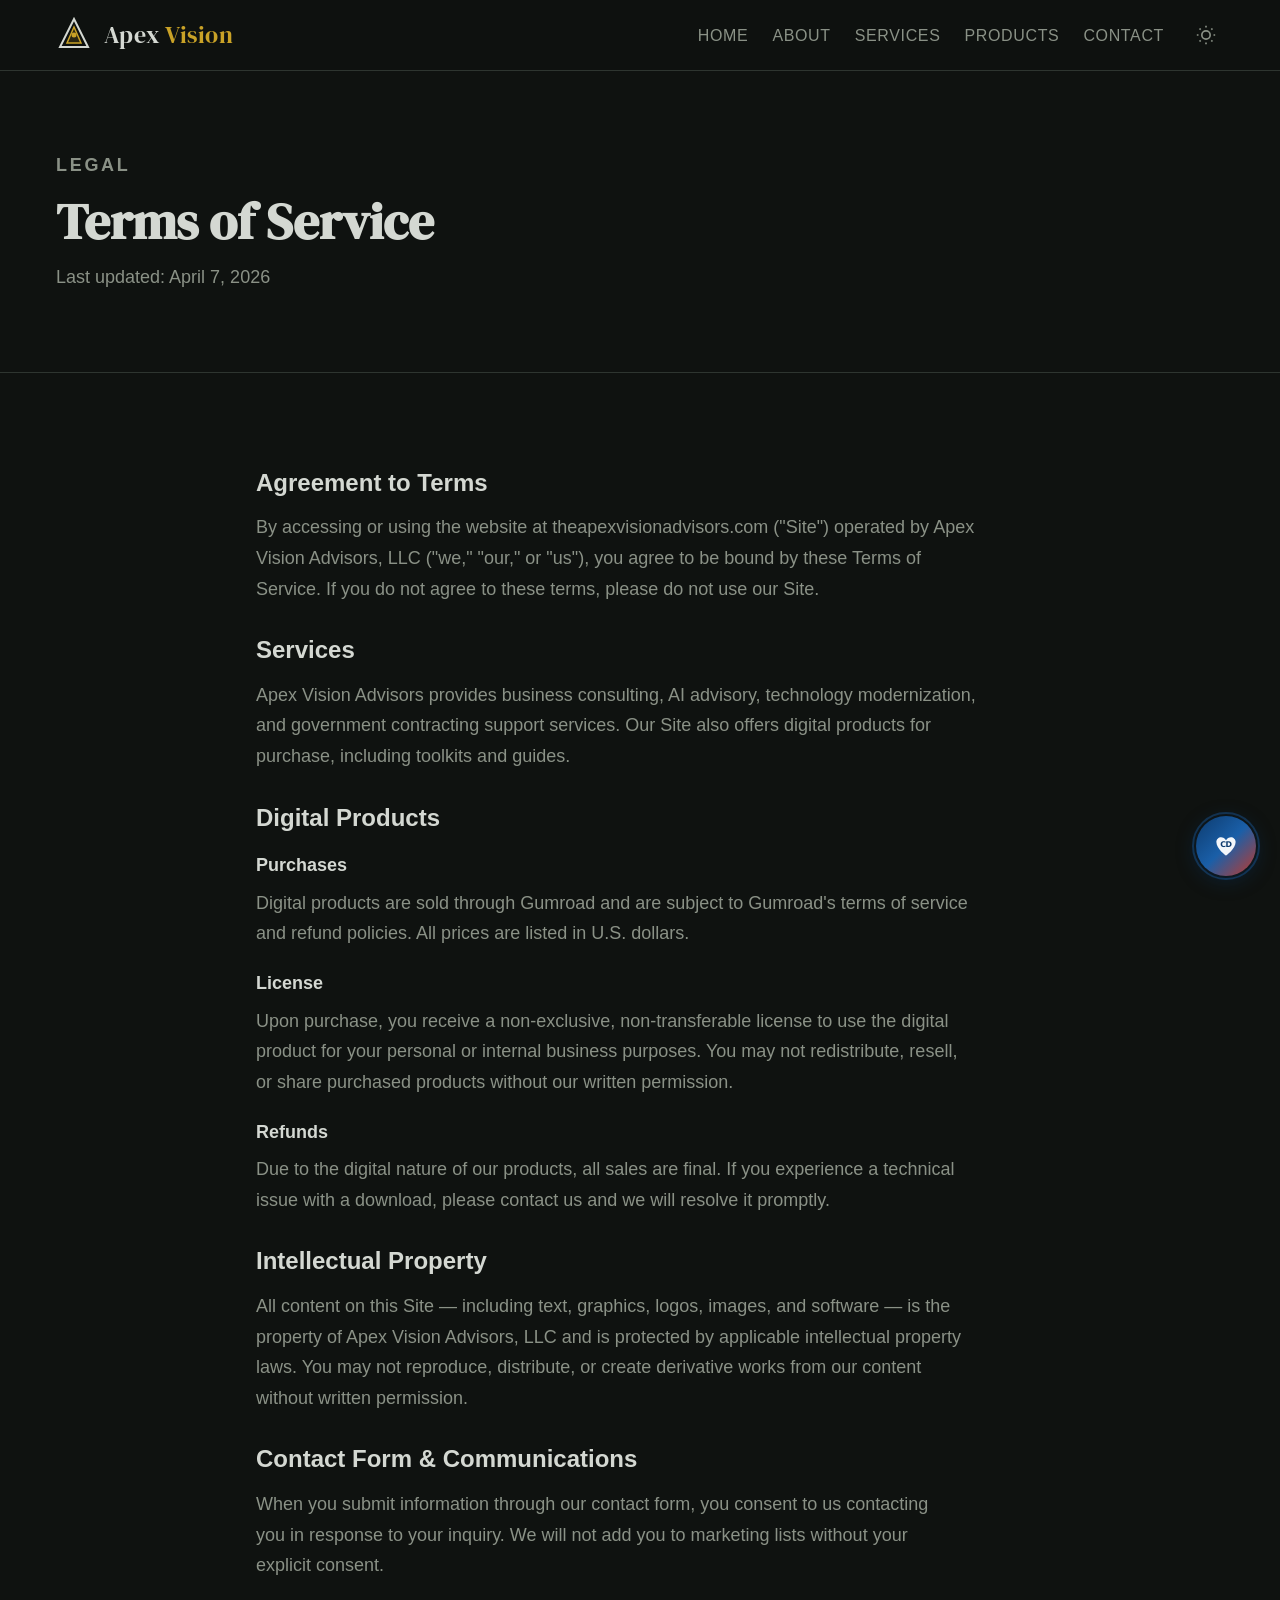
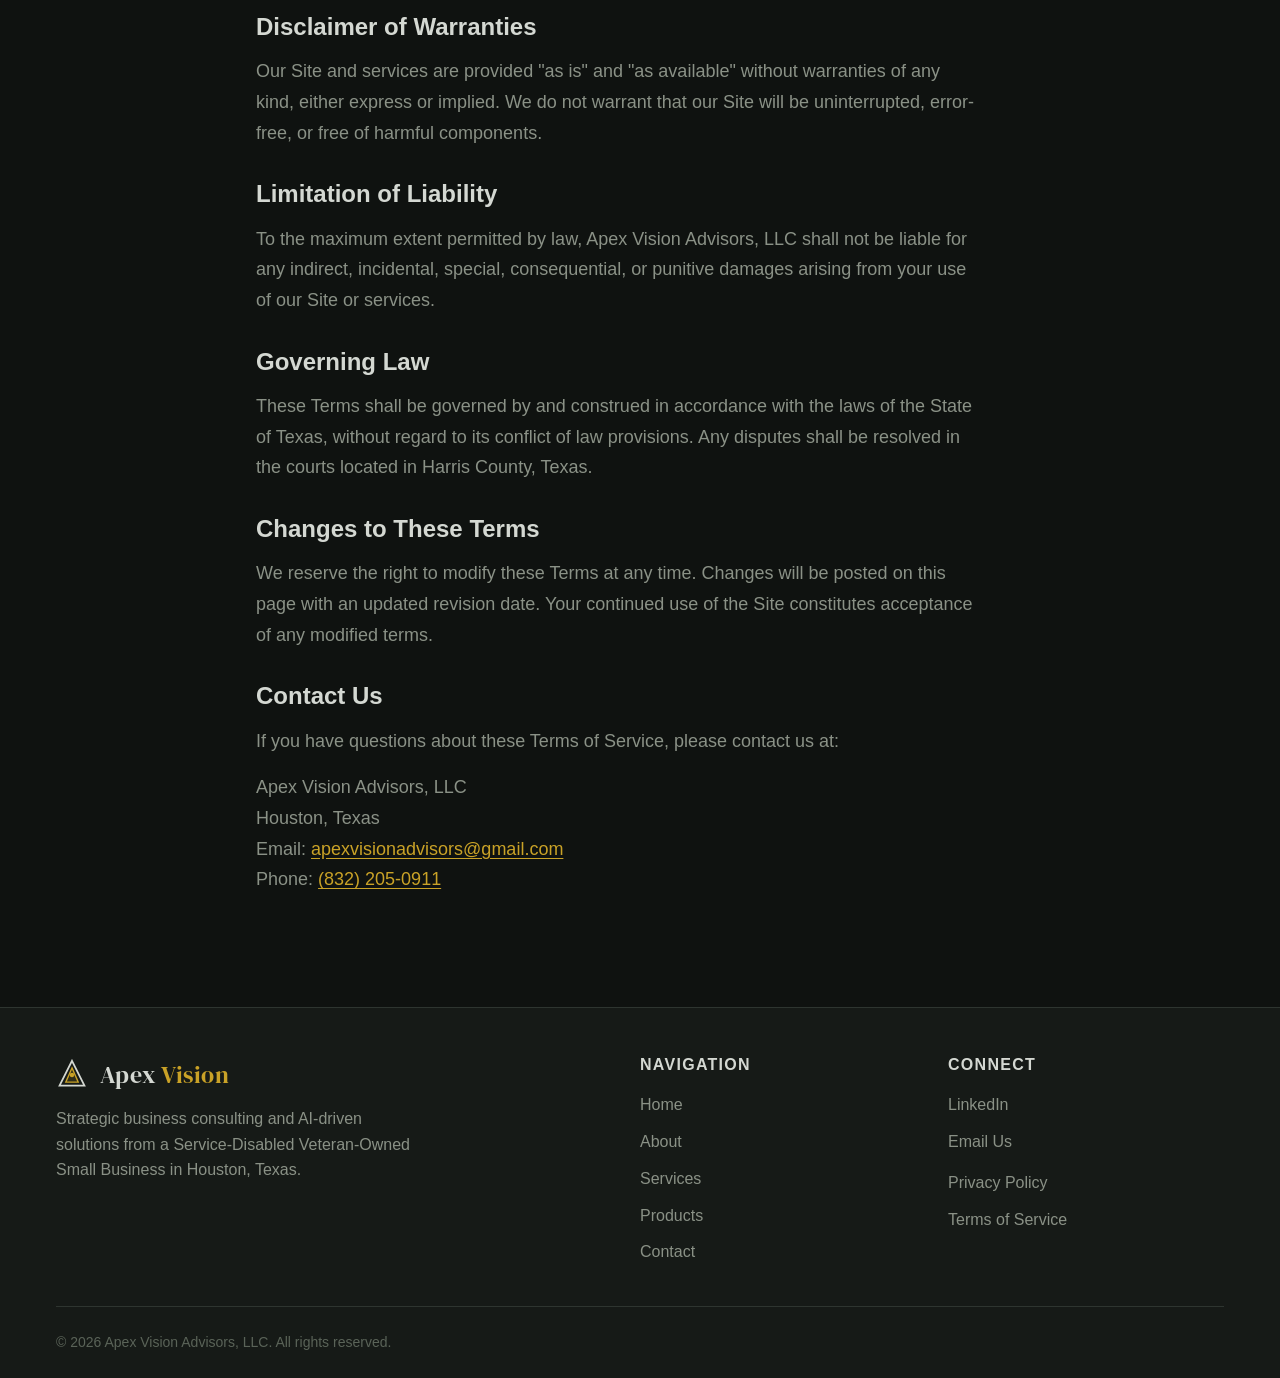
<file: terms.html>
<!DOCTYPE html>
<html lang="en" data-theme="dark">
<head>
<meta charset="UTF-8">
<meta name="viewport" content="width=device-width, initial-scale=1.0">
<title>Terms of Service — Apex Vision Advisors</title>
<meta name="description" content="Terms of service for Apex Vision Advisors, LLC.">
<link rel="icon" href="./assets/favicon.svg" type="image/svg+xml">
<link rel="apple-touch-icon" href="./assets/favicon-180.svg">
<meta property="og:title" content="Terms of Service — Apex Vision Advisors">
<meta property="og:description" content="Terms of service for Apex Vision Advisors, LLC.">
<meta property="og:type" content="website">
<meta property="og:image" content="https://theapexvisionadvisors.com/assets/og-image.png">
<link rel="stylesheet" href="./base.css">
<link rel="stylesheet" href="./style.css">
<link rel="stylesheet" href="./cd-chatbot-widget.css">
</head>
<body>

<!-- Navigation -->
<nav class="nav" role="navigation" aria-label="Main navigation">
  <div class="nav-inner">
    <a aria-label='Apex Vision Advisors Home' class='nav-logo' href='/'>
      <svg width="36" height="36" viewBox="0 0 36 36" fill="none" aria-hidden="true">
        <path d="M18 2L32 30H4L18 2Z" stroke="currentColor" stroke-width="2" fill="none"/>
        <path d="M18 10L25 26H11L18 10Z" stroke="var(--color-primary)" stroke-width="1.5" fill="oklch(from var(--color-primary) l c h / 0.15)"/>
        <circle cx="18" cy="18" r="2.5" fill="var(--color-primary)"/>
      </svg>
      <span class="nav-logo-text">Apex <span>Vision</span></span>
    </a>
    <button class="nav-toggle" aria-label="Toggle menu" onclick="document.querySelector('.nav-links').classList.toggle('open')">
      <span></span><span></span><span></span>
    </button>
    <ul class="nav-links" role="list">
      <li><a href='/'>Home</a></li>
      <li><a href='/about'>About</a></li>
      <li><a href='/services'>Services</a></li>
      <li><a href='/products'>Products</a></li>
      <li><a href='/contact'>Contact</a></li>
      <li>
        <button class="theme-toggle" data-theme-toggle aria-label="Switch to light mode">
          <svg width="20" height="20" viewBox="0 0 24 24" fill="none" stroke="currentColor" stroke-width="2">
            <circle cx="12" cy="12" r="5"/><path d="M12 1v2M12 21v2M4.22 4.22l1.42 1.42M18.36 18.36l1.42 1.42M1 12h2M21 12h2M4.22 19.78l1.42-1.42M18.36 5.64l1.42-1.42"/>
          </svg>
        </button>
      </li>
    </ul>
  </div>
</nav>

<!-- Page Hero -->
<section class="page-hero">
  <div class="container">
    <p class="section-label">Legal</p>
    <h1>Terms of Service</h1>
    <p>Last updated: April 7, 2026</p>
  </div>
</section>

<!-- Content -->
<section class="section">
  <div class="container" style="max-width:800px;">
    <div class="legal-content reveal">
      <h2>Agreement to Terms</h2>
      <p>By accessing or using the website at theapexvisionadvisors.com ("Site") operated by Apex Vision Advisors, LLC ("we," "our," or "us"), you agree to be bound by these Terms of Service. If you do not agree to these terms, please do not use our Site.</p>

      <h2>Services</h2>
      <p>Apex Vision Advisors provides business consulting, AI advisory, technology modernization, and government contracting support services. Our Site also offers digital products for purchase, including toolkits and guides.</p>

      <h2>Digital Products</h2>
      <h3>Purchases</h3>
      <p>Digital products are sold through Gumroad and are subject to Gumroad's terms of service and refund policies. All prices are listed in U.S. dollars.</p>

      <h3>License</h3>
      <p>Upon purchase, you receive a non-exclusive, non-transferable license to use the digital product for your personal or internal business purposes. You may not redistribute, resell, or share purchased products without our written permission.</p>

      <h3>Refunds</h3>
      <p>Due to the digital nature of our products, all sales are final. If you experience a technical issue with a download, please contact us and we will resolve it promptly.</p>

      <h2>Intellectual Property</h2>
      <p>All content on this Site — including text, graphics, logos, images, and software — is the property of Apex Vision Advisors, LLC and is protected by applicable intellectual property laws. You may not reproduce, distribute, or create derivative works from our content without written permission.</p>

      <h2>Contact Form &amp; Communications</h2>
      <p>When you submit information through our contact form, you consent to us contacting you in response to your inquiry. We will not add you to marketing lists without your explicit consent.</p>

      <h2>Disclaimer of Warranties</h2>
      <p>Our Site and services are provided "as is" and "as available" without warranties of any kind, either express or implied. We do not warrant that our Site will be uninterrupted, error-free, or free of harmful components.</p>

      <h2>Limitation of Liability</h2>
      <p>To the maximum extent permitted by law, Apex Vision Advisors, LLC shall not be liable for any indirect, incidental, special, consequential, or punitive damages arising from your use of our Site or services.</p>

      <h2>Governing Law</h2>
      <p>These Terms shall be governed by and construed in accordance with the laws of the State of Texas, without regard to its conflict of law provisions. Any disputes shall be resolved in the courts located in Harris County, Texas.</p>

      <h2>Changes to These Terms</h2>
      <p>We reserve the right to modify these Terms at any time. Changes will be posted on this page with an updated revision date. Your continued use of the Site constitutes acceptance of any modified terms.</p>

      <h2>Contact Us</h2>
      <p>If you have questions about these Terms of Service, please contact us at:</p>
      <p>
        Apex Vision Advisors, LLC<br>
        Houston, Texas<br>
        Email: <a href="mailto:apexvisionadvisors@gmail.com">apexvisionadvisors@gmail.com</a><br>
        Phone: <a href="tel:+18322050911">(832) 205-0911</a>
      </p>
    </div>
  </div>
</section>

<!-- Footer -->
<footer class="footer">
  <div class="container">
    <div class="footer-grid">
      <div class="footer-brand">
        <a aria-label='Apex Vision Advisors Home' class='nav-logo' href='/'>
          <svg width="32" height="32" viewBox="0 0 36 36" fill="none" aria-hidden="true">
            <path d="M18 2L32 30H4L18 2Z" stroke="currentColor" stroke-width="2" fill="none"/>
            <path d="M18 10L25 26H11L18 10Z" stroke="var(--color-primary)" stroke-width="1.5" fill="oklch(from var(--color-primary) l c h / 0.15)"/>
            <circle cx="18" cy="18" r="2.5" fill="var(--color-primary)"/>
          </svg>
          <span class="nav-logo-text">Apex <span>Vision</span></span>
        </a>
        <p>Strategic business consulting and AI-driven solutions from a Service-Disabled Veteran-Owned Small Business in Houston, Texas.</p>
      </div>
      <div>
        <h4>Navigation</h4>
        <ul class="footer-links" role="list">
          <li><a href='/'>Home</a></li>
          <li><a href='/about'>About</a></li>
          <li><a href='/services'>Services</a></li>
          <li><a href='/products'>Products</a></li>
          <li><a href='/contact'>Contact</a></li>
        </ul>
      </div>
      <div>
        <h4>Connect</h4>
        <ul class="footer-links" role="list">
          <li><a href="https://www.linkedin.com/in/mr-jones2/" target="_blank" rel="noopener noreferrer">LinkedIn</a></li>
          <li><a href="mailto:apexvisionadvisors@gmail.com">Email Us</a></li>
        </ul>
        <ul class="footer-links" role="list" style="margin-top:var(--space-3);">
          <li><a href="/privacy">Privacy Policy</a></li>
          <li><a href="/terms">Terms of Service</a></li>
        </ul>
      </div>
    </div>
    <div class="footer-bottom">
      <p>&copy; 2026 Apex Vision Advisors, LLC. All rights reserved.</p>
    </div>
  </div>
</footer>

<script src="./app.js"></script>
<script src="./cd-chatbot-widget.js"></script>
</body>
</html>
</file>
<file: base.css>
/* base.css */
*, *::before, *::after { box-sizing: border-box; margin: 0; padding: 0; }

html {
  -moz-text-size-adjust: none;
  -webkit-text-size-adjust: none;
  text-size-adjust: none;
  -webkit-font-smoothing: antialiased;
  -moz-osx-font-smoothing: grayscale;
  text-rendering: optimizeLegibility;
  scroll-behavior: smooth;
  hanging-punctuation: first last;
  scroll-padding-top: var(--space-16);
}

body {
  min-height: 100dvh;
  line-height: 1.6;
  font-family: var(--font-body, sans-serif);
  font-size: var(--text-base);
  color: var(--color-text);
  background-color: var(--color-bg);
}

img, picture, video, canvas, svg { display: block; max-width: 100%; height: auto; }
ul[role="list"], ol[role="list"] { list-style: none; }
input, button, textarea, select { font: inherit; color: inherit; }

h1, h2, h3, h4, h5, h6 { text-wrap: balance; line-height: 1.15; }
p, li, figcaption { text-wrap: pretty; max-width: 72ch; }

::selection {
  background: oklch(from var(--color-primary) l c h / 0.25);
  color: var(--color-text);
}

:focus-visible {
  outline: 2px solid var(--color-primary);
  outline-offset: 3px;
  border-radius: var(--radius-sm);
}

@media (prefers-reduced-motion: reduce) {
  *, *::before, *::after {
    animation-duration: 0.01ms !important;
    animation-iteration-count: 1 !important;
    transition-duration: 0.01ms !important;
    scroll-behavior: auto !important;
  }
}

button { cursor: pointer; background: none; border: none; }
table { border-collapse: collapse; width: 100%; }

a, button, [role="button"], [role="link"], input, textarea, select {
  transition: color var(--transition-interactive),
              background var(--transition-interactive),
              border-color var(--transition-interactive),
              box-shadow var(--transition-interactive);
}

.sr-only {
  position: absolute; width: 1px; height: 1px; padding: 0; margin: -1px;
  overflow: hidden; clip: rect(0, 0, 0, 0); white-space: nowrap; border-width: 0;
}
</file>
<file: style.css>
/* ========================================
   APEX VISION ADVISORS — Design Tokens & Styles
   Military-Inspired: Dark Slate, OD Green, Gold
   ======================================== */

/* --- Fonts --- */
@import url('https://api.fontshare.com/v2/css?f[]=general-sans@400,500,600,700&display=swap');
@import url('https://fonts.googleapis.com/css2?family=DM+Serif+Display:ital@0;1&display=swap');

/* --- Type Scale --- */
:root {
  --text-xs:   clamp(0.75rem,  0.7rem  + 0.25vw, 0.875rem);
  --text-sm:   clamp(0.875rem, 0.8rem  + 0.35vw, 1rem);
  --text-base: clamp(1rem,     0.95rem + 0.25vw, 1.125rem);
  --text-lg:   clamp(1.125rem, 1rem    + 0.75vw, 1.5rem);
  --text-xl:   clamp(1.5rem,   1.2rem  + 1.25vw, 2.25rem);
  --text-2xl:  clamp(2rem,     1.2rem  + 2.5vw,  3.5rem);
  --text-3xl:  clamp(2.5rem,   1rem    + 4vw,    5rem);

  /* Spacing */
  --space-1:  0.25rem;
  --space-2:  0.5rem;
  --space-3:  0.75rem;
  --space-4:  1rem;
  --space-5:  1.25rem;
  --space-6:  1.5rem;
  --space-8:  2rem;
  --space-10: 2.5rem;
  --space-12: 3rem;
  --space-16: 4rem;
  --space-20: 5rem;
  --space-24: 6rem;
  --space-32: 8rem;

  /* Radius */
  --radius-sm: 0.375rem;
  --radius-md: 0.5rem;
  --radius-lg: 0.75rem;
  --radius-xl: 1rem;
  --radius-full: 9999px;

  /* Transitions */
  --transition-interactive: 180ms cubic-bezier(0.16, 1, 0.3, 1);

  /* Content widths */
  --content-narrow: 640px;
  --content-default: 960px;
  --content-wide: 1200px;
  --content-full: 100%;

  /* Fonts */
  --font-display: 'DM Serif Display', Georgia, serif;
  --font-body: 'General Sans', 'Helvetica Neue', sans-serif;
}

/* --- Military-Inspired Color Palette --- */
:root, [data-theme="dark"] {
  /* Surfaces — dark slate */
  --color-bg:             #0f1210;
  --color-surface:        #161a17;
  --color-surface-2:      #1c211e;
  --color-surface-offset: #1a1f1b;
  --color-surface-offset-2: #212722;
  --color-surface-dynamic: #2a302b;
  --color-divider:        #2e3530;
  --color-border:         #3a4239;

  /* Text */
  --color-text:           #d4d8d2;
  --color-text-muted:     #8a9186;
  --color-text-faint:     #5a6358;
  --color-text-inverse:   #0f1210;

  /* Primary — Gold accent */
  --color-primary:        #c9a227;
  --color-primary-hover:  #dbb63a;
  --color-primary-active: #a88520;
  --color-primary-highlight: #3a3524;

  /* OD Green accent */
  --color-green:          #4a6741;
  --color-green-hover:    #5a7a50;
  --color-green-light:    #6b8f5f;

  /* Error */
  --color-error:          #c45050;
  --color-error-hover:    #a83a3a;

  /* Success */
  --color-success:        #5a8a45;
  --color-success-hover:  #4a7535;

  /* Shadows */
  --shadow-sm: 0 1px 2px oklch(0 0 0 / 0.25);
  --shadow-md: 0 4px 12px oklch(0 0 0 / 0.35);
  --shadow-lg: 0 12px 32px oklch(0 0 0 / 0.45);
}

[data-theme="light"] {
  --color-bg:             #f0efe8;
  --color-surface:        #f5f4ef;
  --color-surface-2:      #fafaf6;
  --color-surface-offset: #e8e7e0;
  --color-surface-offset-2: #deddd6;
  --color-surface-dynamic: #d5d4cd;
  --color-divider:        #c8c7c0;
  --color-border:         #b5b4ad;

  --color-text:           #1a1e18;
  --color-text-muted:     #5a5e55;
  --color-text-faint:     #9a9e95;
  --color-text-inverse:   #f0efe8;

  --color-primary:        #8a6e10;
  --color-primary-hover:  #705a08;
  --color-primary-active: #5a4805;
  --color-primary-highlight: #e8e0c0;

  --color-green:          #3a5530;
  --color-green-hover:    #2a4520;
  --color-green-light:    #4a6540;

  --color-error:          #a03030;
  --color-error-hover:    #802020;

  --color-success:        #3a6a25;

  --shadow-sm: 0 1px 2px oklch(0.2 0.01 80 / 0.08);
  --shadow-md: 0 4px 12px oklch(0.2 0.01 80 / 0.10);
  --shadow-lg: 0 12px 32px oklch(0.2 0.01 80 / 0.14);
}

/* ========== GLOBAL COMPONENTS ========== */

/* Nav */
.nav {
  position: sticky;
  top: 0;
  z-index: 100;
  background: oklch(from var(--color-bg) l c h / 0.92);
  backdrop-filter: blur(16px);
  border-bottom: 1px solid var(--color-divider);
  padding: var(--space-4) 0;
}
.nav-inner {
  max-width: var(--content-wide);
  margin-inline: auto;
  padding-inline: var(--space-4);
  display: flex;
  align-items: center;
  justify-content: space-between;
}
.nav-logo {
  display: flex;
  align-items: center;
  gap: var(--space-3);
  text-decoration: none;
  color: var(--color-text);
}
.nav-logo-text {
  font-family: var(--font-display);
  font-size: var(--text-lg);
  letter-spacing: 0.02em;
}
.nav-logo-text span {
  color: var(--color-primary);
}
.nav-links {
  display: flex;
  gap: var(--space-6);
  align-items: center;
  list-style: none;
}
.nav-links a {
  font-size: var(--text-sm);
  color: var(--color-text-muted);
  text-decoration: none;
  font-weight: 500;
  letter-spacing: 0.04em;
  text-transform: uppercase;
  position: relative;
  padding-bottom: 2px;
}
.nav-links a:hover,
.nav-links a.active {
  color: var(--color-primary);
}
.nav-links a::after {
  content: '';
  position: absolute;
  bottom: -2px;
  left: 0;
  width: 0;
  height: 2px;
  background: var(--color-primary);
  transition: width 0.3s ease;
}
.nav-links a:hover::after,
.nav-links a.active::after {
  width: 100%;
}

/* Mobile menu toggle */
.nav-toggle {
  display: none;
  flex-direction: column;
  gap: 5px;
  cursor: pointer;
  padding: var(--space-2);
}
.nav-toggle span {
  width: 24px;
  height: 2px;
  background: var(--color-text);
  transition: all 0.3s ease;
}

@media (max-width: 768px) {
  .nav-toggle { display: flex; }
  .nav-links {
    display: none;
    position: absolute;
    top: 100%;
    left: 0;
    right: 0;
    background: var(--color-surface);
    border-bottom: 1px solid var(--color-divider);
    flex-direction: column;
    padding: var(--space-6) var(--space-4);
    gap: var(--space-4);
  }
  .nav-links.open { display: flex; }
}

/* Theme toggle */
.theme-toggle {
  padding: var(--space-2);
  border-radius: var(--radius-md);
  color: var(--color-text-muted);
}
.theme-toggle:hover {
  color: var(--color-primary);
  background: var(--color-surface-offset);
}

/* Buttons */
.btn {
  display: inline-flex;
  align-items: center;
  gap: var(--space-2);
  padding: var(--space-3) var(--space-6);
  font-size: var(--text-sm);
  font-weight: 600;
  letter-spacing: 0.04em;
  text-transform: uppercase;
  text-decoration: none;
  border-radius: var(--radius-sm);
  transition: all var(--transition-interactive);
}
.btn-primary {
  background: var(--color-primary);
  color: var(--color-text-inverse);
}
.btn-primary:hover {
  background: var(--color-primary-hover);
  box-shadow: 0 0 20px oklch(from var(--color-primary) l c h / 0.3);
}
.btn-outline {
  border: 1px solid var(--color-primary);
  color: var(--color-primary);
  background: transparent;
}
.btn-outline:hover {
  background: var(--color-primary);
  color: var(--color-text-inverse);
}

/* Sections */
.section {
  padding: clamp(var(--space-12), 8vw, var(--space-24)) 0;
}
.container {
  max-width: var(--content-wide);
  margin-inline: auto;
  padding-inline: var(--space-4);
}
.section-label {
  font-size: var(--text-xs);
  font-weight: 600;
  letter-spacing: 0.15em;
  text-transform: uppercase;
  color: var(--color-primary);
  margin-bottom: var(--space-3);
}
.section-title {
  font-family: var(--font-display);
  font-size: var(--text-xl);
  color: var(--color-text);
  margin-bottom: var(--space-4);
}
.section-desc {
  font-size: var(--text-base);
  color: var(--color-text-muted);
  max-width: 60ch;
}

/* Hero */
.hero {
  position: relative;
  min-height: 80vh;
  display: flex;
  align-items: center;
  overflow: hidden;
}
.hero-bg {
  position: absolute;
  inset: 0;
  z-index: 0;
}
.hero-bg img {
  width: 100%;
  height: 100%;
  object-fit: cover;
  opacity: 0.5;
}
.hero-bg::after {
  content: '';
  position: absolute;
  inset: 0;
  background: linear-gradient(
    180deg,
    oklch(from var(--color-bg) l c h / 0.3) 0%,
    oklch(from var(--color-bg) l c h / 0.7) 60%,
    var(--color-bg) 100%
  );
}
.hero-content {
  position: relative;
  z-index: 1;
  max-width: var(--content-wide);
  margin-inline: auto;
  padding: var(--space-16) var(--space-4);
}
.hero-badge {
  display: inline-flex;
  align-items: center;
  gap: var(--space-2);
  padding: var(--space-1) var(--space-4);
  background: oklch(from var(--color-green) l c h / 0.2);
  border: 1px solid var(--color-green);
  border-radius: var(--radius-full);
  font-size: var(--text-xs);
  font-weight: 600;
  letter-spacing: 0.06em;
  text-transform: uppercase;
  color: var(--color-green-light);
  margin-bottom: var(--space-6);
}
.hero-badge svg {
  width: 16px;
  height: 16px;
}
.hero h1 {
  font-family: var(--font-display);
  font-size: var(--text-3xl);
  color: var(--color-text);
  margin-bottom: var(--space-4);
  max-width: 16ch;
}
.hero h1 .gold {
  color: var(--color-primary);
}
.hero-sub {
  font-size: var(--text-lg);
  color: var(--color-text-muted);
  max-width: 50ch;
  margin-bottom: var(--space-8);
  line-height: 1.5;
}
.hero-actions {
  display: flex;
  gap: var(--space-4);
  flex-wrap: wrap;
}

/* Cards */
.card {
  background: var(--color-surface);
  border: 1px solid var(--color-border);
  border-radius: var(--radius-lg);
  padding: var(--space-6);
  transition: all var(--transition-interactive);
}
.card:hover {
  border-color: var(--color-primary);
  box-shadow: 0 0 24px oklch(from var(--color-primary) l c h / 0.08);
  transform: translateY(-2px);
}
.card-icon {
  width: 48px;
  height: 48px;
  background: oklch(from var(--color-primary) l c h / 0.12);
  border-radius: var(--radius-md);
  display: flex;
  align-items: center;
  justify-content: center;
  margin-bottom: var(--space-4);
  color: var(--color-primary);
}
.card-icon svg {
  width: 24px;
  height: 24px;
}
.card h3 {
  font-family: var(--font-display);
  font-size: var(--text-lg);
  margin-bottom: var(--space-2);
}
.card p {
  font-size: var(--text-sm);
  color: var(--color-text-muted);
  line-height: 1.6;
}

/* Services grid */
.services-grid {
  display: grid;
  grid-template-columns: repeat(auto-fill, minmax(min(300px, 100%), 1fr));
  gap: var(--space-6);
  margin-top: var(--space-8);
}

/* Stats bar */
.stats-bar {
  display: grid;
  grid-template-columns: repeat(auto-fit, minmax(150px, 1fr));
  gap: var(--space-6);
  padding: var(--space-8) 0;
  border-top: 1px solid var(--color-divider);
  border-bottom: 1px solid var(--color-divider);
  margin: var(--space-12) 0;
}
.stat {
  text-align: center;
}
.stat-number {
  font-family: var(--font-display);
  font-size: var(--text-xl);
  color: var(--color-primary);
  margin-bottom: var(--space-1);
}
.stat-label {
  font-size: var(--text-xs);
  color: var(--color-text-muted);
  text-transform: uppercase;
  letter-spacing: 0.1em;
}

/* CTA Section */
.cta-section {
  background: var(--color-surface);
  border-top: 1px solid var(--color-divider);
  border-bottom: 1px solid var(--color-divider);
  text-align: center;
  padding: clamp(var(--space-12), 8vw, var(--space-24)) 0;
}
.cta-section .section-title {
  margin-inline: auto;
}
.cta-section .section-desc {
  margin-inline: auto;
  margin-bottom: var(--space-8);
}

/* Full-bleed image */
.full-bleed-image {
  width: 100%;
  max-height: 400px;
  overflow: hidden;
}
.full-bleed-image img {
  width: 100%;
  height: 400px;
  object-fit: cover;
}

/* About page */
.about-hero {
  position: relative;
  padding: clamp(var(--space-16), 10vw, var(--space-32)) 0;
  overflow: hidden;
}
.about-hero-bg {
  position: absolute;
  inset: 0;
  z-index: 0;
}
.about-hero-bg img {
  width: 100%;
  height: 100%;
  object-fit: cover;
  opacity: 0.3;
}
.about-hero-bg::after {
  content: '';
  position: absolute;
  inset: 0;
  background: linear-gradient(180deg, var(--color-bg) 0%, oklch(from var(--color-bg) l c h / 0.6) 50%, var(--color-bg) 100%);
}
.about-content {
  position: relative;
  z-index: 1;
}
.about-grid {
  display: grid;
  grid-template-columns: 1fr 1fr;
  gap: var(--space-12);
  align-items: center;
}
@media (max-width: 768px) {
  .about-grid { grid-template-columns: 1fr; }
}
.about-text h2 {
  font-family: var(--font-display);
  font-size: var(--text-xl);
  margin-bottom: var(--space-4);
}
.about-text p {
  color: var(--color-text-muted);
  margin-bottom: var(--space-4);
  line-height: 1.7;
}

/* Values */
.values-grid {
  display: grid;
  grid-template-columns: repeat(auto-fill, minmax(min(250px, 100%), 1fr));
  gap: var(--space-6);
  margin-top: var(--space-8);
}
.value-card {
  padding: var(--space-6);
  border-left: 3px solid var(--color-primary);
  background: var(--color-surface);
}
.value-card h3 {
  font-family: var(--font-display);
  font-size: var(--text-lg);
  margin-bottom: var(--space-2);
}
.value-card p {
  font-size: var(--text-sm);
  color: var(--color-text-muted);
}

/* Contact form */
.contact-grid {
  display: grid;
  grid-template-columns: 1fr 1.2fr;
  gap: var(--space-12);
}
@media (max-width: 768px) {
  .contact-grid { grid-template-columns: 1fr; }
}
.contact-info-card {
  display: flex;
  align-items: flex-start;
  gap: var(--space-4);
  padding: var(--space-4) 0;
  border-bottom: 1px solid var(--color-divider);
}
.contact-info-card svg {
  width: 20px;
  height: 20px;
  color: var(--color-primary);
  flex-shrink: 0;
  margin-top: 3px;
}
.contact-info-card h4 {
  font-size: var(--text-sm);
  font-weight: 600;
  margin-bottom: var(--space-1);
}
.contact-info-card p,
.contact-info-card a {
  font-size: var(--text-sm);
  color: var(--color-text-muted);
  text-decoration: none;
}
.contact-info-card a:hover {
  color: var(--color-primary);
}
.form-group {
  margin-bottom: var(--space-4);
}
.form-group label {
  display: block;
  font-size: var(--text-sm);
  font-weight: 500;
  margin-bottom: var(--space-2);
  color: var(--color-text);
}
.form-group input,
.form-group textarea,
.form-group select {
  width: 100%;
  padding: var(--space-3) var(--space-4);
  background: var(--color-surface);
  border: 1px solid var(--color-border);
  border-radius: var(--radius-md);
  font-size: var(--text-base);
  color: var(--color-text);
}
.form-group input:focus,
.form-group textarea:focus,
.form-group select:focus {
  outline: none;
  border-color: var(--color-primary);
  box-shadow: 0 0 0 3px oklch(from var(--color-primary) l c h / 0.15);
}
.form-group textarea {
  resize: vertical;
  min-height: 120px;
}
.form-row {
  display: grid;
  grid-template-columns: 1fr 1fr;
  gap: var(--space-4);
}
@media (max-width: 480px) {
  .form-row { grid-template-columns: 1fr; }
}
.form-success {
  display: none;
  padding: var(--space-4);
  background: oklch(from var(--color-success) l c h / 0.15);
  border: 1px solid var(--color-success);
  border-radius: var(--radius-md);
  color: var(--color-success);
  text-align: center;
  font-weight: 500;
}

/* Footer */
.footer {
  background: var(--color-surface);
  border-top: 1px solid var(--color-divider);
  padding: var(--space-12) 0 var(--space-6);
}
.footer-grid {
  display: grid;
  grid-template-columns: 2fr 1fr 1fr;
  gap: var(--space-8);
  margin-bottom: var(--space-8);
}
@media (max-width: 768px) {
  .footer-grid { grid-template-columns: 1fr; }
}
.footer-brand p {
  color: var(--color-text-muted);
  font-size: var(--text-sm);
  margin-top: var(--space-3);
  max-width: 40ch;
}
.footer h4 {
  font-size: var(--text-sm);
  font-weight: 600;
  text-transform: uppercase;
  letter-spacing: 0.08em;
  color: var(--color-text);
  margin-bottom: var(--space-4);
}
.footer-links {
  list-style: none;
}
.footer-links li {
  margin-bottom: var(--space-2);
}
.footer-links a {
  color: var(--color-text-muted);
  font-size: var(--text-sm);
  text-decoration: none;
}
.footer-links a:hover {
  color: var(--color-primary);
}
.footer-bottom {
  border-top: 1px solid var(--color-divider);
  padding-top: var(--space-6);
  display: flex;
  justify-content: space-between;
  align-items: center;
  flex-wrap: wrap;
  gap: var(--space-4);
}
.footer-bottom p,
.footer-bottom a {
  font-size: var(--text-xs);
  color: var(--color-text-faint);
  text-decoration: none;
}
.footer-bottom a:hover {
  color: var(--color-primary);
}

/* SDVOSB badge */
.sdvosb-badge {
  display: inline-flex;
  align-items: center;
  gap: var(--space-2);
  padding: var(--space-2) var(--space-4);
  background: oklch(from var(--color-green) l c h / 0.15);
  border: 1px solid var(--color-green);
  border-radius: var(--radius-md);
  font-size: var(--text-xs);
  font-weight: 600;
  color: var(--color-green-light);
  letter-spacing: 0.04em;
}

/* Page hero (interior pages) */
.page-hero {
  padding: clamp(var(--space-12), 8vw, var(--space-20)) 0;
  border-bottom: 1px solid var(--color-divider);
}
.page-hero h1 {
  font-family: var(--font-display);
  font-size: var(--text-2xl);
  margin-bottom: var(--space-3);
}
.page-hero p {
  font-size: var(--text-base);
  color: var(--color-text-muted);
  max-width: 55ch;
}

/* Scroll reveal animations */
.reveal {
  opacity: 0;
  transform: translateY(20px);
  transition: opacity 0.6s ease, transform 0.6s ease;
}
.reveal.visible {
  opacity: 1;
  transform: translateY(0);
}

/* ========== ENHANCED MOBILE STYLES ========== */
@media (max-width: 768px) {
  /* Hero adjustments */
  .hero {
    min-height: 90vh;
  }
  .hero h1 {
    font-size: clamp(2rem, 6vw, 3rem);
    max-width: 100%;
  }
  .hero-sub {
    font-size: var(--text-base);
  }
  .hero-actions {
    flex-direction: column;
  }
  .hero-actions .btn {
    width: 100%;
    justify-content: center;
    padding: var(--space-4) var(--space-6);
    min-height: 48px;
  }
  .hero-content {
    padding: var(--space-8) var(--space-4);
  }

  /* Cards stack properly */
  .services-grid {
    grid-template-columns: 1fr;
    gap: var(--space-4);
  }
  .card {
    padding: var(--space-5);
  }

  /* Stats bar stacks */
  .stats-bar {
    grid-template-columns: 1fr 1fr;
    gap: var(--space-4);
  }

  /* About grid */
  .about-grid {
    grid-template-columns: 1fr;
    gap: var(--space-8);
  }

  /* Values stack */
  .values-grid {
    grid-template-columns: 1fr;
    gap: var(--space-4);
  }

  /* Contact grid */
  .contact-grid {
    grid-template-columns: 1fr;
    gap: var(--space-8);
  }
  .form-row {
    grid-template-columns: 1fr;
  }

  /* Footer stacks */
  .footer-grid {
    grid-template-columns: 1fr;
    gap: var(--space-6);
  }
  .footer-bottom {
    flex-direction: column;
    text-align: center;
  }

  /* Section spacing tighter on mobile */
  .section {
    padding: var(--space-10) 0;
  }
  .section-title {
    font-size: clamp(1.3rem, 5vw, 2rem);
  }
  .page-hero h1 {
    font-size: clamp(1.5rem, 6vw, 2.5rem);
  }

  /* Full bleed image shorter on mobile */
  .full-bleed-image img {
    height: 250px;
  }

  /* Nav open state */
  .nav-links.open {
    display: flex;
  }

  /* Touch-friendly tap targets */
  .nav-links a {
    padding: var(--space-2) 0;
    min-height: 44px;
    display: flex;
    align-items: center;
  }
  .contact-info-card a,
  .footer-links a {
    min-height: 44px;
    display: inline-flex;
    align-items: center;
  }
}

/* Extra small screens (iPhone SE, 375px) */
@media (max-width: 400px) {
  .hero h1 {
    font-size: 1.75rem;
  }
  .hero-badge {
    font-size: 0.65rem;
  }
  .stats-bar {
    grid-template-columns: 1fr;
  }
  .stat-number {
    font-size: var(--text-lg);
  }
}

/* ========== PRODUCTS PAGE ========== */

/* Products grid */
.products-grid {
  display: grid;
  grid-template-columns: repeat(2, 1fr);
  gap: var(--space-8);
}
@media (max-width: 768px) {
  .products-grid {
    grid-template-columns: 1fr;
    gap: var(--space-6);
  }
}

/* Product card */
.product-card {
  background: var(--color-surface);
  border: 1px solid var(--color-border);
  border-radius: var(--radius-lg);
  padding: var(--space-8);
  display: flex;
  flex-direction: column;
  transition: all var(--transition-interactive);
  position: relative;
}
.product-card:hover {
  border-color: var(--color-primary);
  box-shadow: 0 0 32px oklch(from var(--color-primary) l c h / 0.1);
  transform: translateY(-3px);
}
@media (max-width: 768px) {
  .product-card {
    padding: var(--space-6);
  }
}

/* Product card header */
.product-card-header {
  display: flex;
  align-items: flex-start;
  justify-content: space-between;
  margin-bottom: var(--space-5);
}

/* Product icon */
.product-icon {
  width: 56px;
  height: 56px;
  background: oklch(from var(--color-primary) l c h / 0.12);
  border-radius: var(--radius-md);
  display: flex;
  align-items: center;
  justify-content: center;
  color: var(--color-primary);
}
.product-icon svg {
  width: 28px;
  height: 28px;
}

/* Product tag */
.product-tag {
  display: inline-flex;
  align-items: center;
  padding: var(--space-1) var(--space-3);
  background: oklch(from var(--color-primary) l c h / 0.15);
  border: 1px solid oklch(from var(--color-primary) l c h / 0.3);
  border-radius: var(--radius-full);
  font-size: 0.6875rem;
  font-weight: 700;
  letter-spacing: 0.1em;
  text-transform: uppercase;
  color: var(--color-primary);
}

/* Product title */
.product-title {
  font-family: var(--font-display);
  font-size: var(--text-xl);
  color: var(--color-text);
  margin-bottom: var(--space-3);
}

/* Product price */
.product-price {
  font-family: var(--font-display);
  font-size: var(--text-2xl);
  color: var(--color-primary);
  margin-bottom: var(--space-4);
  line-height: 1;
}

/* Product description */
.product-desc {
  font-size: var(--text-sm);
  color: var(--color-text-muted);
  line-height: 1.7;
  margin-bottom: var(--space-6);
}

/* What's included */
.product-includes {
  margin-bottom: var(--space-6);
  flex: 1;
}
.product-includes h4 {
  font-size: var(--text-xs);
  font-weight: 600;
  text-transform: uppercase;
  letter-spacing: 0.1em;
  color: var(--color-text);
  margin-bottom: var(--space-4);
  padding-bottom: var(--space-2);
  border-bottom: 1px solid var(--color-divider);
}
.product-includes ul {
  list-style: none;
  display: flex;
  flex-direction: column;
  gap: var(--space-3);
}
.product-includes li {
  display: flex;
  align-items: flex-start;
  gap: var(--space-3);
  font-size: var(--text-sm);
  color: var(--color-text-muted);
  line-height: 1.5;
}
.product-includes li svg {
  flex-shrink: 0;
  margin-top: 2px;
}

/* Product CTA */
.product-cta {
  margin-top: auto;
}
.product-btn {
  width: 100%;
  justify-content: center;
  padding: var(--space-4) var(--space-6);
  font-size: var(--text-sm);
}
.product-note {
  text-align: center;
  font-size: var(--text-xs);
  color: var(--color-text-faint);
  margin-top: var(--space-3);
}

/* Trust grid */
.trust-grid {
  display: flex;
  justify-content: center;
  gap: var(--space-10);
  margin-top: var(--space-10);
  flex-wrap: wrap;
}
.trust-item {
  display: flex;
  flex-direction: column;
  align-items: center;
  gap: var(--space-3);
}
.trust-icon {
  width: 48px;
  height: 48px;
  background: oklch(from var(--color-primary) l c h / 0.12);
  border-radius: var(--radius-full);
  display: flex;
  align-items: center;
  justify-content: center;
  color: var(--color-primary);
}
.trust-icon svg {
  width: 22px;
  height: 22px;
}
.trust-label {
  font-size: var(--text-xs);
  font-weight: 600;
  letter-spacing: 0.08em;
  text-transform: uppercase;
  color: var(--color-text-muted);
}

/* --- Legal Content Pages --- */
.legal-content h2 {
  font-family: var(--font-heading);
  font-size: var(--text-lg);
  margin-top: var(--space-8);
  margin-bottom: var(--space-4);
  color: var(--color-text);
}
.legal-content h2:first-child {
  margin-top: 0;
}
.legal-content h3 {
  font-size: var(--text-base);
  font-weight: 600;
  margin-top: var(--space-6);
  margin-bottom: var(--space-3);
  color: var(--color-text);
}
.legal-content p {
  color: var(--color-text-muted);
  margin-bottom: var(--space-4);
  line-height: 1.7;
}
.legal-content a {
  color: var(--color-primary);
  text-decoration: underline;
  text-underline-offset: 3px;
}
.legal-content a:hover {
  color: var(--color-text);
}
.legal-content ul li {
  color: var(--color-text-muted);
  margin-bottom: var(--space-2);
  line-height: 1.6;
}
</file>
<file: cd-chatbot-widget.css>
/* CD Chatbot Widget — Floating chat bubble + iframe overlay */

/* Floating trigger button — bottom right */
.cd-widget-trigger {
  position: fixed;
  bottom: 24px;
  right: 24px;
  z-index: 99998;
  width: 60px;
  height: 60px;
  border-radius: 50%;
  border: none;
  cursor: pointer;
  background: linear-gradient(135deg, #0d3b6e 0%, #1a5fa8 50%, #c0392b 100%);
  box-shadow: 0 4px 20px rgba(13, 59, 110, 0.4), 0 2px 8px rgba(0,0,0,0.2);
  display: flex;
  align-items: center;
  justify-content: center;
  transition: transform 0.25s cubic-bezier(0.16, 1, 0.3, 1),
              box-shadow 0.25s cubic-bezier(0.16, 1, 0.3, 1);
  padding: 0;
}

.cd-widget-trigger:hover {
  transform: scale(1.08);
  box-shadow: 0 6px 28px rgba(13, 59, 110, 0.5), 0 3px 12px rgba(0,0,0,0.25);
}

.cd-widget-trigger:active {
  transform: scale(0.96);
}

/* Pulse ring animation on load */
.cd-widget-trigger::before {
  content: '';
  position: absolute;
  inset: -4px;
  border-radius: 50%;
  border: 2px solid rgba(26, 95, 168, 0.4);
  animation: cdPulse 2.5s ease-out infinite;
}

@keyframes cdPulse {
  0% { transform: scale(1); opacity: 1; }
  70% { transform: scale(1.25); opacity: 0; }
  100% { transform: scale(1.25); opacity: 0; }
}

/* Stop pulse after widget has been opened once */
.cd-widget-trigger.cd-opened::before {
  display: none;
}

/* Icons inside the trigger */
.cd-widget-trigger svg {
  width: 28px;
  height: 28px;
  transition: opacity 0.2s ease, transform 0.2s ease;
}

.cd-widget-trigger .cd-icon-chat { opacity: 1; transform: scale(1); }
.cd-widget-trigger .cd-icon-close { position: absolute; opacity: 0; transform: scale(0.5); }

.cd-widget-trigger.cd-active .cd-icon-chat { opacity: 0; transform: scale(0.5); }
.cd-widget-trigger.cd-active .cd-icon-close { opacity: 1; transform: scale(1); }

/* Chat window container */
.cd-widget-window {
  position: fixed;
  bottom: 96px;
  right: 24px;
  z-index: 99999;
  width: 400px;
  height: 580px;
  max-height: calc(100dvh - 120px);
  max-width: calc(100vw - 32px);
  border-radius: 16px;
  overflow: hidden;
  box-shadow: 0 12px 48px rgba(0,0,0,0.25), 0 4px 16px rgba(0,0,0,0.15);
  opacity: 0;
  transform: translateY(16px) scale(0.95);
  pointer-events: none;
  transition: opacity 0.3s cubic-bezier(0.16, 1, 0.3, 1),
              transform 0.3s cubic-bezier(0.16, 1, 0.3, 1);
  border: 1px solid rgba(255,255,255,0.1);
}

.cd-widget-window.cd-visible {
  opacity: 1;
  transform: translateY(0) scale(1);
  pointer-events: auto;
}

.cd-widget-window iframe {
  width: 100%;
  height: 100%;
  border: none;
  background: #f0f4f8;
}

/* Tooltip / label on hover */
.cd-widget-label {
  position: fixed;
  bottom: 40px;
  right: 96px;
  z-index: 99997;
  background: #1a1a2e;
  color: #fff;
  font-size: 13px;
  font-weight: 500;
  font-family: -apple-system, BlinkMacSystemFont, 'Segoe UI', sans-serif;
  padding: 6px 14px;
  border-radius: 8px;
  white-space: nowrap;
  box-shadow: 0 2px 12px rgba(0,0,0,0.2);
  opacity: 0;
  transform: translateX(8px);
  pointer-events: none;
  transition: opacity 0.2s ease, transform 0.2s ease;
}

.cd-widget-trigger:hover ~ .cd-widget-label:not(.cd-hidden),
.cd-widget-label.cd-show {
  opacity: 1;
  transform: translateX(0);
}

.cd-widget-label.cd-hidden {
  display: none;
}

.cd-widget-label::after {
  content: '';
  position: absolute;
  right: -6px;
  top: 50%;
  transform: translateY(-50%);
  border: 6px solid transparent;
  border-left-color: #1a1a2e;
  border-right: none;
}

/* Mobile adjustments */
@media (max-width: 480px) {
  .cd-widget-window {
    bottom: 0;
    right: 0;
    width: 100vw;
    height: 100dvh;
    max-height: 100dvh;
    max-width: 100vw;
    border-radius: 0;
  }

  .cd-widget-trigger {
    bottom: 16px;
    right: 16px;
    width: 54px;
    height: 54px;
  }

  .cd-widget-trigger svg {
    width: 24px;
    height: 24px;
  }

  .cd-widget-label {
    display: none;
  }
}
</file>
